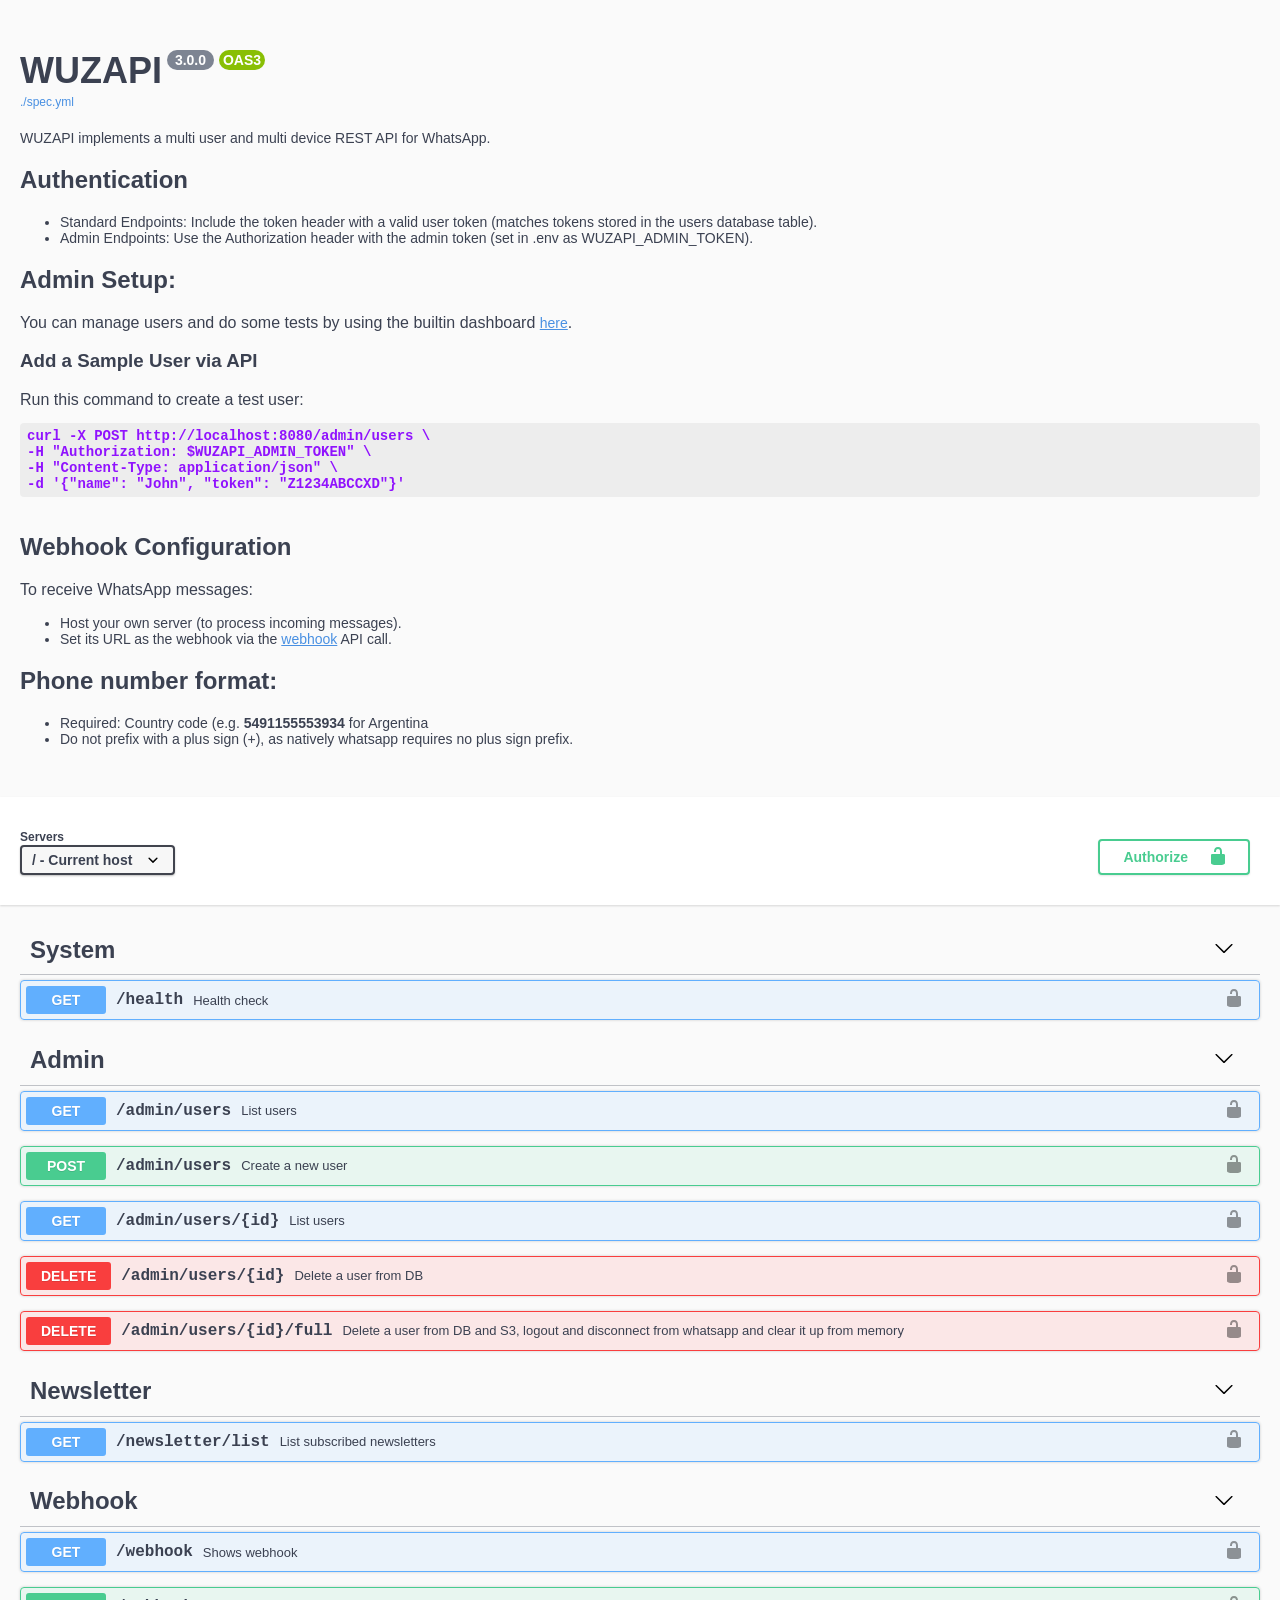
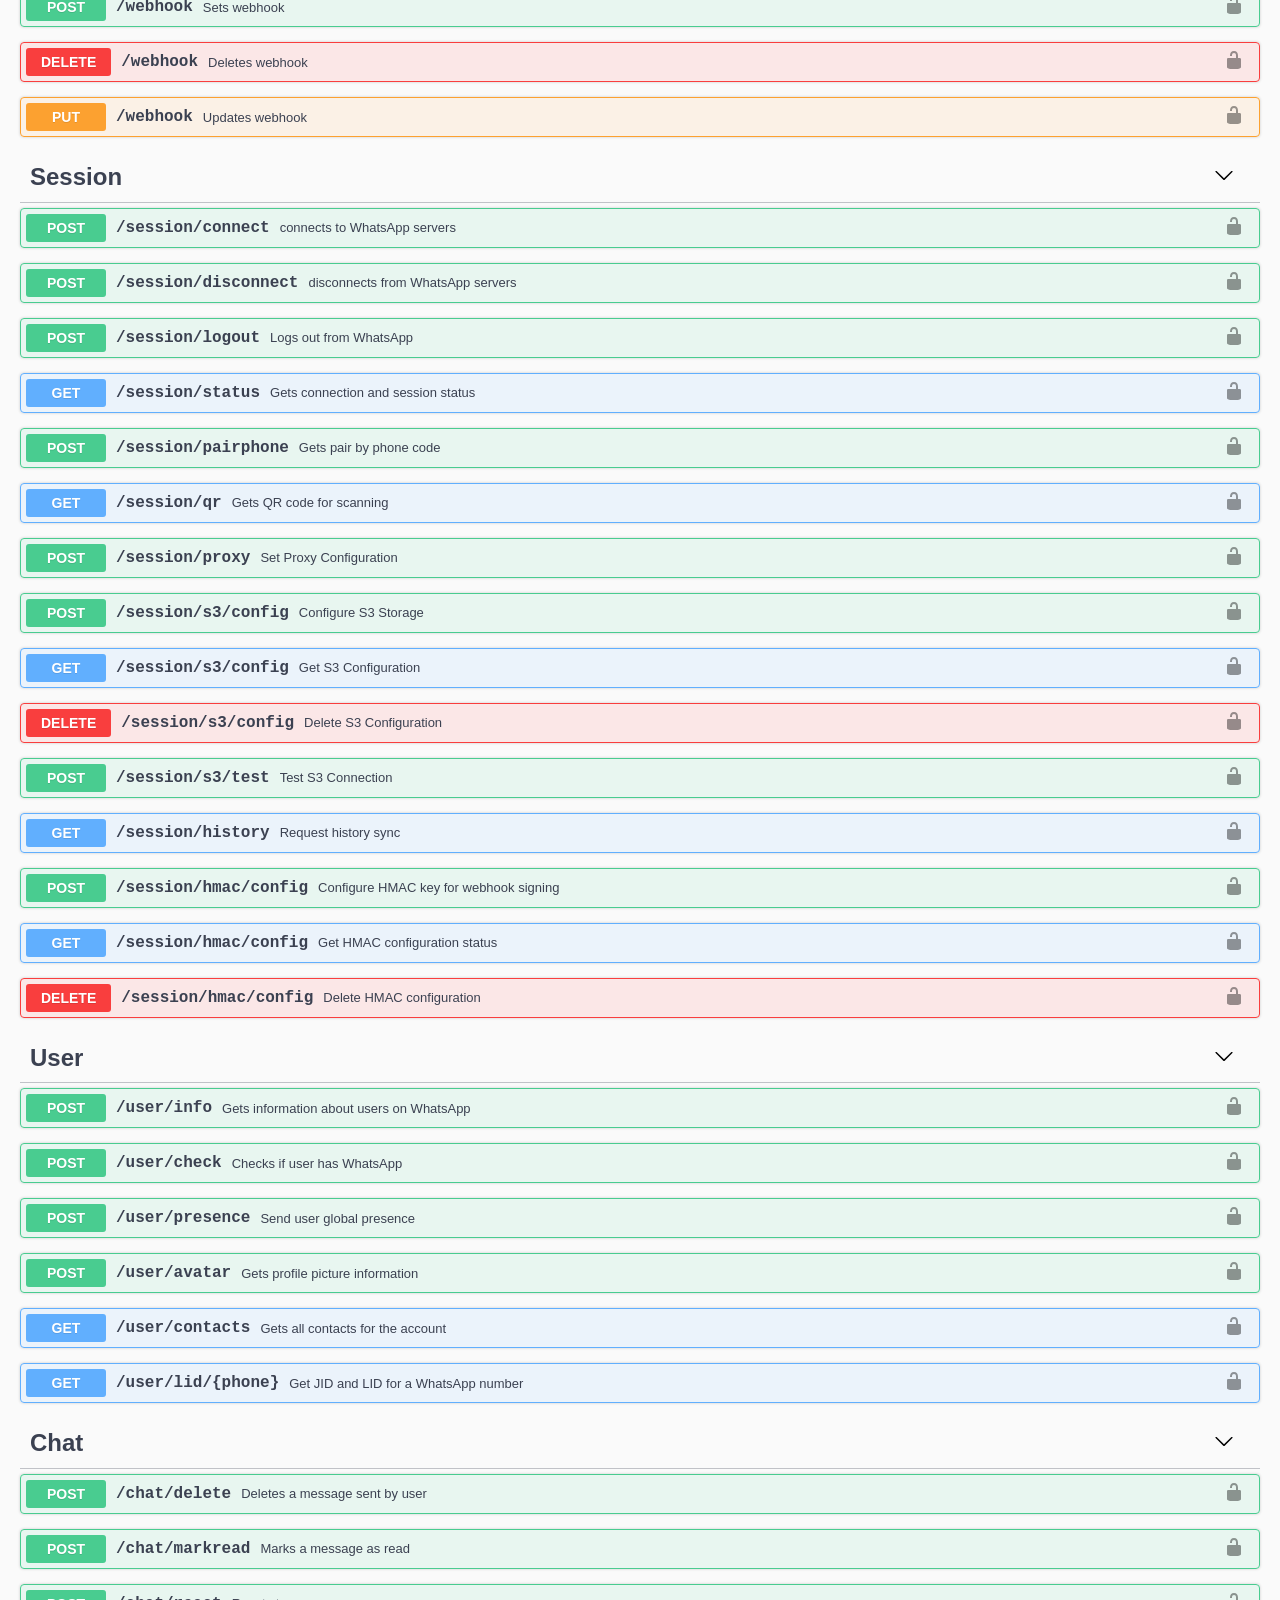
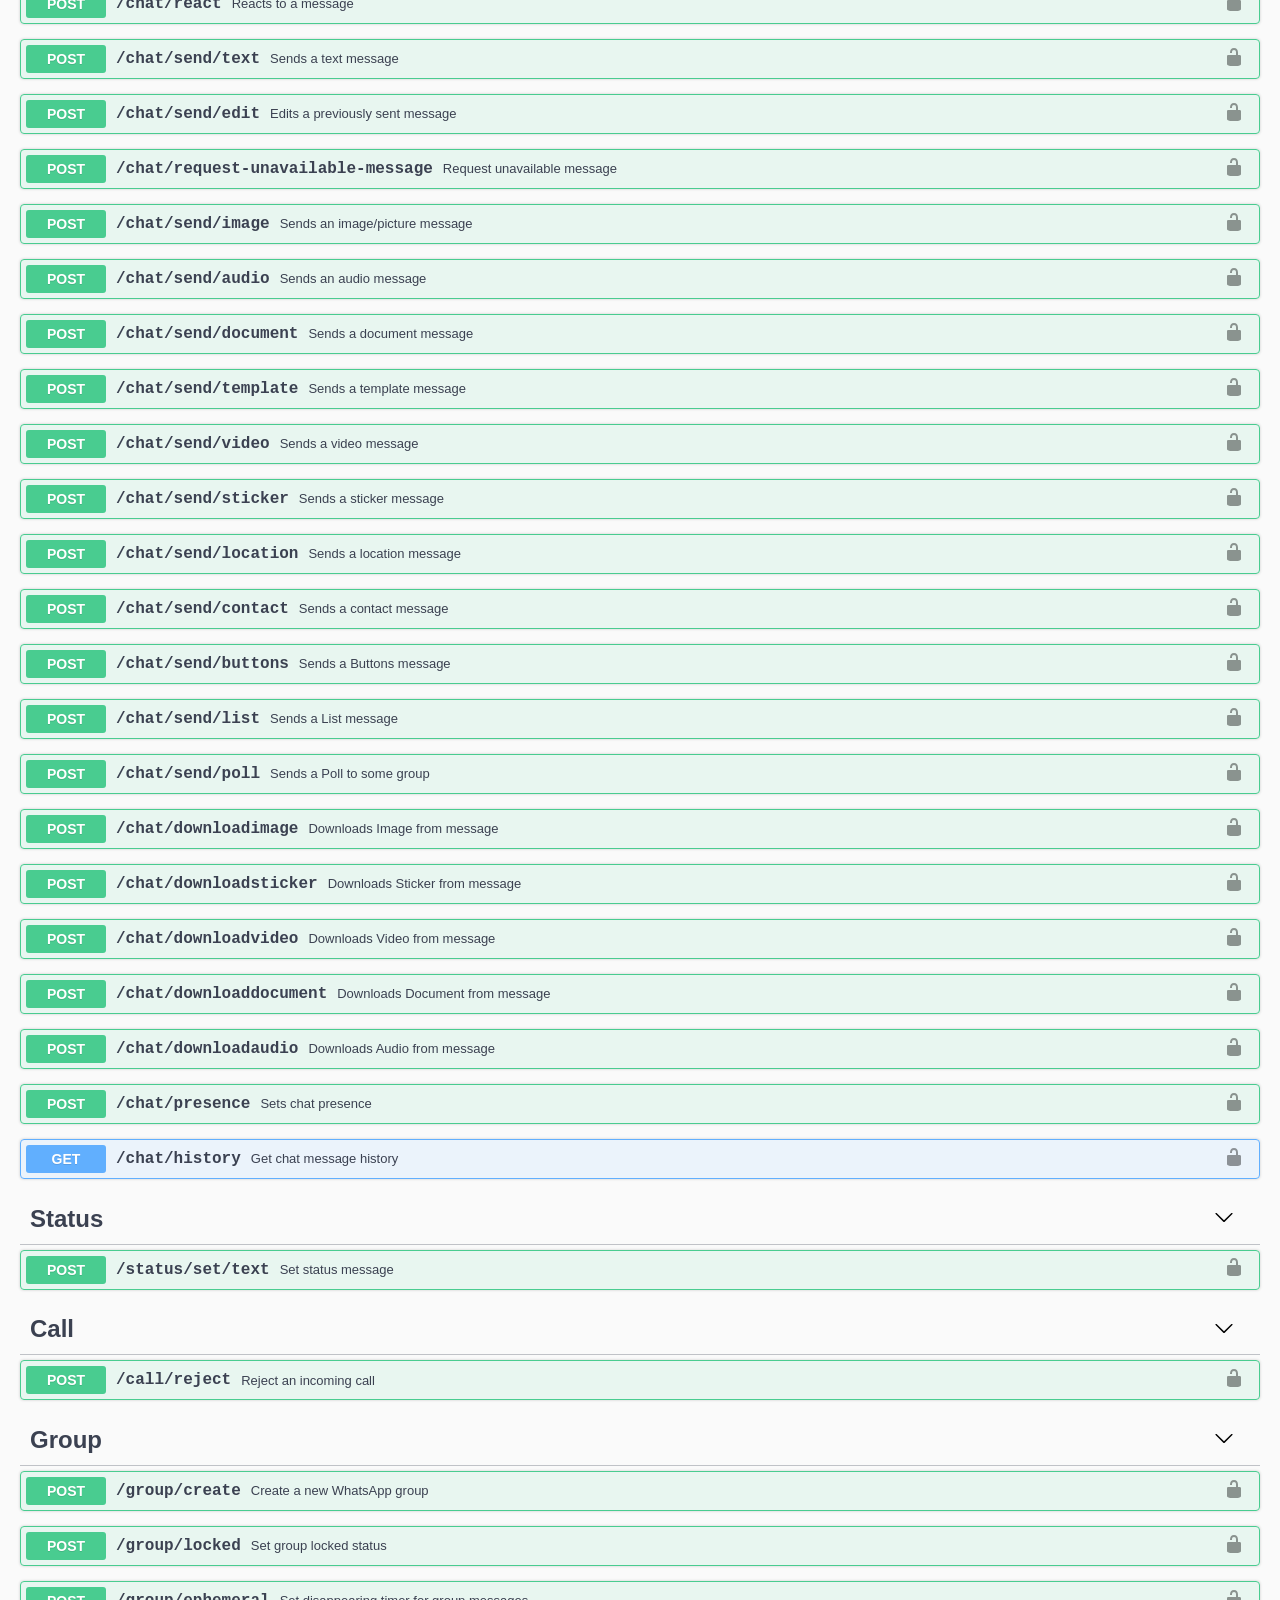
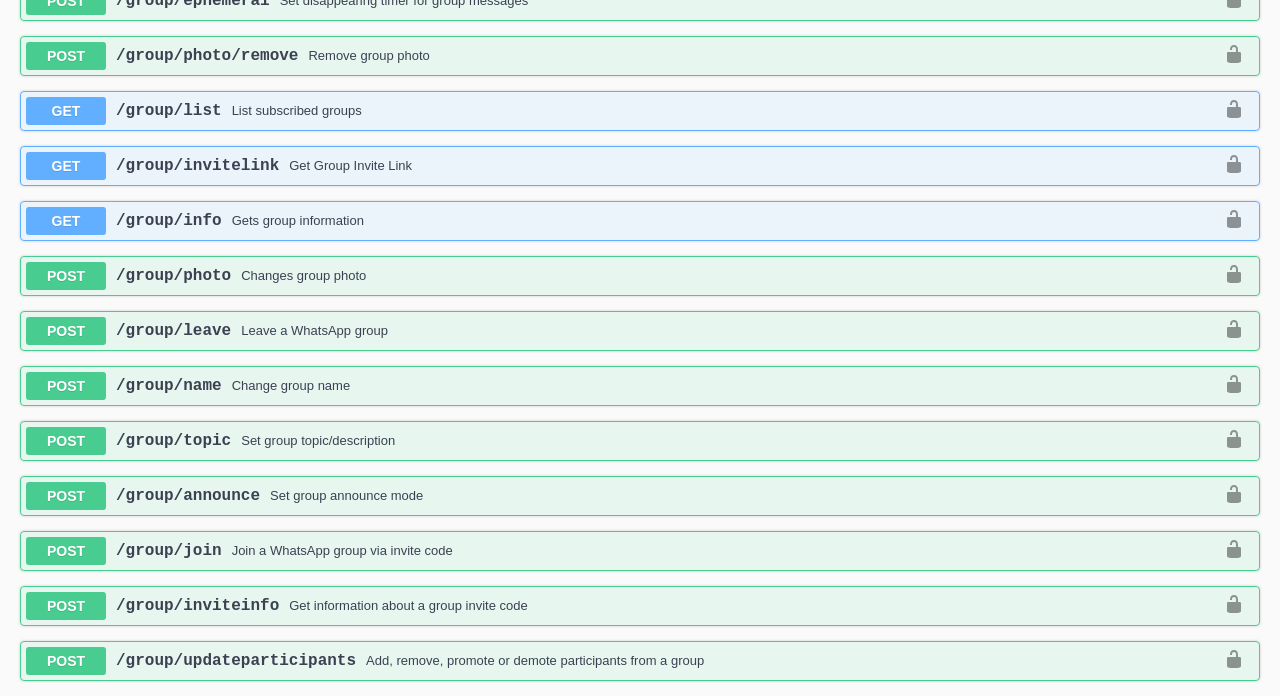
<file: static/api/index.html>
<!-- HTML for static distribution bundle build -->
<!DOCTYPE html>
<html lang="en">
  <head>
    <meta charset="UTF-8" />
    <title>WUZAPI API</title>
    <link rel="stylesheet" type="text/css" href="./swagger-ui.css" />
    <link
      rel="icon"
      type="image/png"
      href="./favicon-32x32.png"
      sizes="32x32"
    />
    <link
      rel="icon"
      type="image/png"
      href="./favicon-16x16.png"
      sizes="16x16"
    />
    <style>
      html {
        box-sizing: border-box;
        overflow: -moz-scrollbars-vertical;
        overflow-y: scroll;
      }

      *,
      *:before,
      *:after {
        box-sizing: inherit;
      }

      body {
        margin: 0;
        background: #fafafa;
      }
    </style>
  </head>

  <body>
    <div id="swagger-ui"></div>

    <script src="./swagger-ui-bundle.js"></script>
    <script src="./swagger-ui-standalone-preset.js"></script>
    <script>
      window.onload = function() {
        // Begin Swagger UI call region
        const ui = SwaggerUIBundle({
          url: "./spec.yml",
          dom_id: "#swagger-ui",
          deepLinking: true,
          presets: [SwaggerUIBundle.presets.apis],
        });
        // End Swagger UI call region

        window.ui = ui;
      };
    </script>
  </body>
</html>
</file>
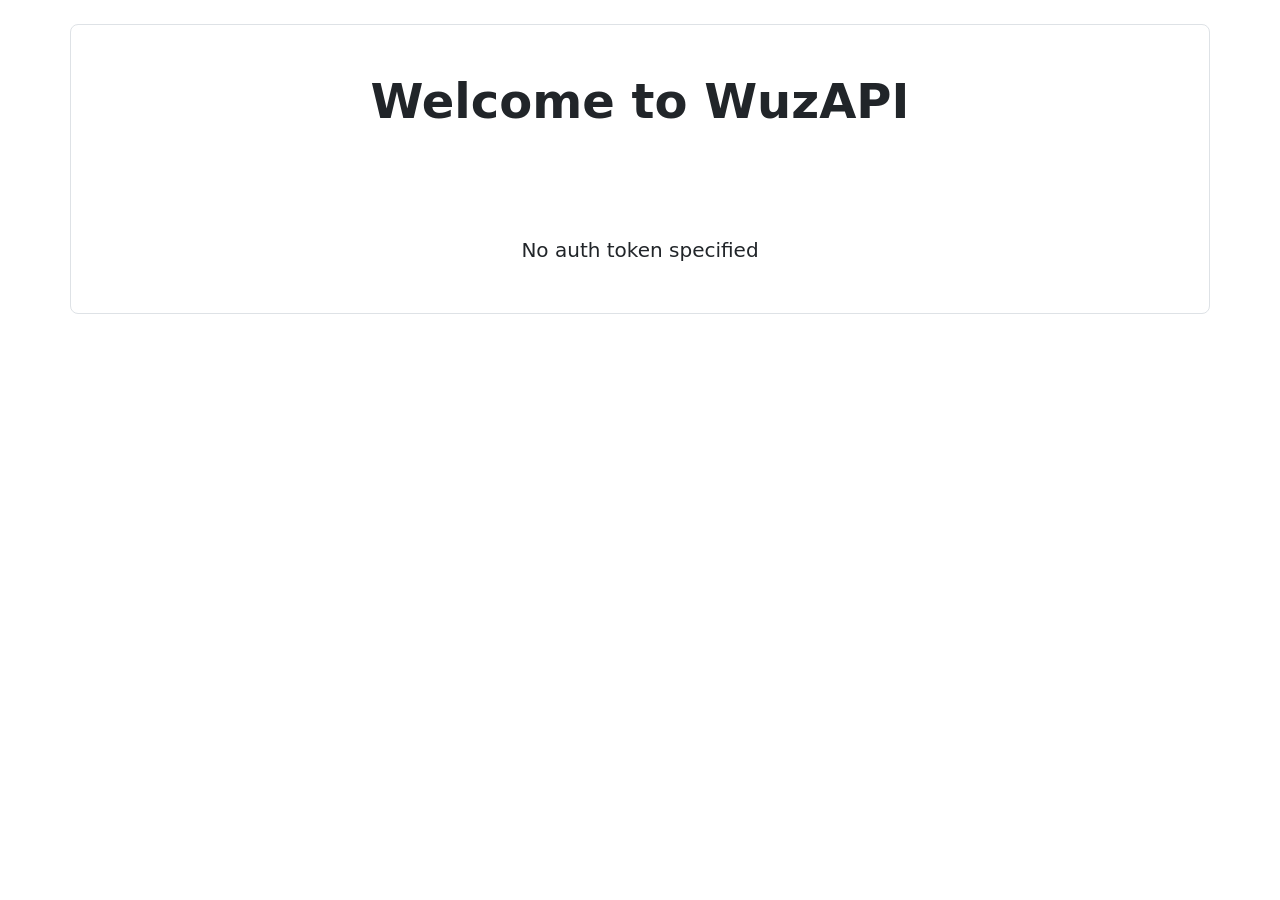
<file: static/login/index.html>
<!doctype html>
<html lang="en">
  <head>
    <meta charset="utf-8">
    <meta name="viewport" content="width=device-width, initial-scale=1">
    <link href="//cdn.jsdelivr.net/npm/bootstrap@5.1.3/dist/css/bootstrap.min.css" rel="stylesheet" integrity="sha384-1BmE4kWBq78iYhFldvKuhfTAU6auU8tT94WrHftjDbrCEXSU1oBoqyl2QvZ6jIW3" crossorigin="anonymous">
    <title>WuzAPI</title>
  </head>
  <body class="px-4 py-4">
    <div class="container border rounded-3">
      <div class="row justify-content-md-center px-4 py-5">
        <div class="col col-md-auto">
          <h1 class="display-5 fw-bold">Welcome to WuzAPI</h1>
        </div>
      </div>
      <div class="row justify-content-md-center">
        <div class="col col-md-auto" id="qr" style="display:none;">
          <div><h4>Please scan this QR Code with Whatsapp in order to enable the API</h4></div> 
          <div id="qrContainer" class="text-center" style="width:275px;height:275px; border: 10px solid green; margin:auto;"></div>
        </div>
      </div>
      <div class="row justify-content-md-center">
        <div class="col col-md-auto">
          <div id="connectstatus" class="lead py-5"></div>
        </div>
      </div>
    </div>

    <script src="http://cdn.jsdelivr.net/npm/bootstrap@5.1.3/dist/js/bootstrap.bundle.min.js" integrity="sha384-ka7Sk0Gln4gmtz2MlQnikT1wXgYsOg+OMhuP+IlRH9sENBO0LRn5q+8nbTov4+1p" crossorigin="anonymous"></script>

    <script type="text/javascript">

      let baseUrl = window.location.origin;
      let scanned = false;

      async function wait(time) {
        return new Promise(resolve => {
          setTimeout(() => {
            resolve();
          }, time);
        });
      }

      function checkStatus() {
        console.log("checkStatus");
        statusRequest().then((status) => {
          if(status.success==true) {
            if(status.data.LoggedIn === true) {
              scanned = true;
              document.getElementById("connectstatus").innerHTML = "Connected!";
              clearInterval(scanInterval);
              var imageParent = document.getElementById("qr");
              imageParent.style.display = "none";
            }
          } else {
            clearInterval(scanInterval);
          }
        });
      }

      async function showQr() {
        clearInterval(scanInterval);
        scanInterval = setInterval(checkStatus, 1000);
        console.log("showQr");
        while (!scanned) {
          console.log("not scanned");
          var qrData = await getQr();
          if(qrData.success==true) {
            var qrString = qrData.data.QRCode;
            var image = document.createElement("img");
            var imageParent = document.getElementById("qr");
            var imageContainer = document.getElementById("qrContainer");
            imageParent.style.display = "block";
            image.id = "qrcode";
            image.src = qrString;
            imageContainer.innerHTML = "";
            imageContainer.appendChild(image);
			if(qrData.data.QRCode != "") {
              await wait(15 * 1000);
            }
          } else {
            scanned = true;
            clearInterval(scanInterval);
            document.getElementById("connectstatus").innerHTML = "Timeout! Please refresh the page when you are ready to scan the QR code";
            var imageParent = document.getElementById("qr");
            imageParent.style.display = "none";
          }
        }
      }

      async function connect() {
        console.log("Connecting...");
        const myHeaders = new Headers();
        myHeaders.append('token', token);
        myHeaders.append('Content-Type', 'application/json');
        res = await fetch(baseUrl + "/session/connect", {
          method: "POST",
          headers: myHeaders,
          body: JSON.stringify({Events: 'All', Immediate: true})
        });
        data = await res.json();
        return data;
      }

      async function getQr() {
        const myHeaders = new Headers();
        myHeaders.append('token', token);
        res = await fetch(baseUrl + "/session/qr", {
          method: "GET",
          headers: myHeaders,
        });
        data = await res.json();
        return data;
      }

      async function statusRequest() {
        const myHeaders = new Headers();
        myHeaders.append('token', token);
        res = await fetch(baseUrl + "/session/status", {
          method: "GET",
          headers: myHeaders,
        });
        data = await res.json();
        return data;
      }

      function parseURLParams(url) {
        var queryStart = url.indexOf("?") + 1,
            queryEnd   = url.indexOf("#") + 1 || url.length + 1,
            query = url.slice(queryStart, queryEnd - 1),
            pairs = query.replace(/\+/g, " ").split("&"),
            parms = {}, i, n, v, nv;

        if (query === url || query === "") return;
          for (i = 0; i < pairs.length; i++) {
            nv = pairs[i].split("=", 2);
            n = decodeURIComponent(nv[0]);
            v = decodeURIComponent(nv[1]);
            if (!parms.hasOwnProperty(n)) parms[n] = [];
            parms[n].push(nv.length === 2 ? v : null);
        }
        return parms;
      }

      // Starting
      let notoken=0;
      let token="";
      let scanInterval;
      let param = parseURLParams(window.location.href);

      if(param!=undefined) {
        if(param["token"]===undefined) {
          notoken=1;
        }
      } else {
        notoken=1;
      }

      if(notoken==1) {
        document.getElementById("connectstatus").innerHTML = "No auth token specified";
      } else {

        token = param["token"][0];

        statusRequest().then((status) => {
          if(status.success==true) {
              if(status.data.LoggedIn === false) {
                  if(status.data.Connected === true) {
                      showQr();
                  } else {
                      console.log("Not connected, attempting to connect.");
                      connect().then((data) => {console.log("promise connect 1"); console.log(data);});
                  }
              } else {
                  if(status.data.Connected === false) {
                      connect().then((data) => {console.log("promise connect 2"); console.log(data);});
                  }
                  document.getElementById("connectstatus").innerHTML = "Connected!";
                  scanned = true;
                  var imageParent = document.getElementById("qr");
                  imageParent.style.display = "none";
              }
          } else if(status.success==false) {
              if(status.error=="No session") {
                  connect().then((data) => {
                      if(data.success==true) {
                          showQr();
                      } else {
                          document.getElementById("connectstatus").innerHTML = "Could not connect";
                      }
                  });
              } else if(status.error=="Unauthorized") {
                  document.getElementById("connectstatus").innerHTML = `Bad Authentication`;
              }
          } else {
              document.getElementById("connectstatus").innerHTML = `Bad Authentication ${status.Status}`;
          }
          return;
        });
    }  

    </script>
  </body>
</html>
</file>
<file: static/api/swagger-ui.css>
.swagger-ui{
  /*! normalize.css v7.0.0 | MIT License | github.com/necolas/normalize.css */font-family:sans-serif;color:#3b4151}.swagger-ui html{line-height:1.15;-ms-text-size-adjust:100%;-webkit-text-size-adjust:100%}.swagger-ui body{margin:0}.swagger-ui article,.swagger-ui aside,.swagger-ui footer,.swagger-ui header,.swagger-ui nav,.swagger-ui section{display:block}.swagger-ui h1{font-size:2em;margin:.67em 0}.swagger-ui figcaption,.swagger-ui figure,.swagger-ui main{display:block}.swagger-ui figure{margin:1em 40px}.swagger-ui hr{box-sizing:content-box;height:0;overflow:visible}.swagger-ui pre{font-family:monospace,monospace;font-size:1em}.swagger-ui a{background-color:transparent;-webkit-text-decoration-skip:objects}.swagger-ui abbr[title]{border-bottom:none;text-decoration:underline;-webkit-text-decoration:underline dotted;text-decoration:underline dotted}.swagger-ui b,.swagger-ui strong{font-weight:inherit;font-weight:bolder}.swagger-ui code,.swagger-ui kbd,.swagger-ui samp{font-family:monospace,monospace;font-size:1em}.swagger-ui dfn{font-style:italic}.swagger-ui mark{background-color:#ff0;color:#000}.swagger-ui small{font-size:80%}.swagger-ui sub,.swagger-ui sup{font-size:75%;line-height:0;position:relative;vertical-align:baseline}.swagger-ui sub{bottom:-.25em}.swagger-ui sup{top:-.5em}.swagger-ui audio,.swagger-ui video{display:inline-block}.swagger-ui audio:not([controls]){display:none;height:0}.swagger-ui img{border-style:none}.swagger-ui svg:not(:root){overflow:hidden}.swagger-ui button,.swagger-ui input,.swagger-ui optgroup,.swagger-ui select,.swagger-ui textarea{font-family:sans-serif;font-size:100%;line-height:1.15;margin:0}.swagger-ui button,.swagger-ui input{overflow:visible}.swagger-ui button,.swagger-ui select{text-transform:none}.swagger-ui [type=reset],.swagger-ui [type=submit],.swagger-ui button,.swagger-ui html [type=button]{-webkit-appearance:button}.swagger-ui [type=button]::-moz-focus-inner,.swagger-ui [type=reset]::-moz-focus-inner,.swagger-ui [type=submit]::-moz-focus-inner,.swagger-ui button::-moz-focus-inner{border-style:none;padding:0}.swagger-ui [type=button]:-moz-focusring,.swagger-ui [type=reset]:-moz-focusring,.swagger-ui [type=submit]:-moz-focusring,.swagger-ui button:-moz-focusring{outline:1px dotted ButtonText}.swagger-ui fieldset{padding:.35em .75em .625em}.swagger-ui legend{box-sizing:border-box;color:inherit;display:table;max-width:100%;padding:0;white-space:normal}.swagger-ui progress{display:inline-block;vertical-align:baseline}.swagger-ui textarea{overflow:auto}.swagger-ui [type=checkbox],.swagger-ui [type=radio]{box-sizing:border-box;padding:0}.swagger-ui [type=number]::-webkit-inner-spin-button,.swagger-ui [type=number]::-webkit-outer-spin-button{height:auto}.swagger-ui [type=search]{-webkit-appearance:textfield;outline-offset:-2px}.swagger-ui [type=search]::-webkit-search-cancel-button,.swagger-ui [type=search]::-webkit-search-decoration{-webkit-appearance:none}.swagger-ui ::-webkit-file-upload-button{-webkit-appearance:button;font:inherit}.swagger-ui details,.swagger-ui menu{display:block}.swagger-ui summary{display:list-item}.swagger-ui canvas{display:inline-block}.swagger-ui template{display:none}.swagger-ui [hidden]{display:none}.swagger-ui .debug *{outline:1px solid gold}.swagger-ui .debug-white *{outline:1px solid #fff}.swagger-ui .debug-black *{outline:1px solid #000}.swagger-ui .debug-grid{background:transparent url([data-uri]) repeat 0 0}.swagger-ui .debug-grid-16{background:transparent url([data-uri]) repeat 0 0}.swagger-ui .debug-grid-8-solid{background:#fff url([data-uri]) repeat 0 0}.swagger-ui .debug-grid-16-solid{background:#fff url([data-uri]) repeat 0 0}.swagger-ui .border-box,.swagger-ui a,.swagger-ui article,.swagger-ui body,.swagger-ui code,.swagger-ui dd,.swagger-ui div,.swagger-ui dl,.swagger-ui dt,.swagger-ui fieldset,.swagger-ui footer,.swagger-ui form,.swagger-ui h1,.swagger-ui h2,.swagger-ui h3,.swagger-ui h4,.swagger-ui h5,.swagger-ui h6,.swagger-ui header,.swagger-ui html,.swagger-ui input[type=email],.swagger-ui input[type=number],.swagger-ui input[type=password],.swagger-ui input[type=tel],.swagger-ui input[type=text],.swagger-ui input[type=url],.swagger-ui legend,.swagger-ui li,.swagger-ui main,.swagger-ui ol,.swagger-ui p,.swagger-ui pre,.swagger-ui section,.swagger-ui table,.swagger-ui td,.swagger-ui textarea,.swagger-ui th,.swagger-ui tr,.swagger-ui ul{box-sizing:border-box}.swagger-ui .aspect-ratio{height:0;position:relative}.swagger-ui .aspect-ratio--16x9{padding-bottom:56.25%}.swagger-ui .aspect-ratio--9x16{padding-bottom:177.77%}.swagger-ui .aspect-ratio--4x3{padding-bottom:75%}.swagger-ui .aspect-ratio--3x4{padding-bottom:133.33%}.swagger-ui .aspect-ratio--6x4{padding-bottom:66.6%}.swagger-ui .aspect-ratio--4x6{padding-bottom:150%}.swagger-ui .aspect-ratio--8x5{padding-bottom:62.5%}.swagger-ui .aspect-ratio--5x8{padding-bottom:160%}.swagger-ui .aspect-ratio--7x5{padding-bottom:71.42%}.swagger-ui .aspect-ratio--5x7{padding-bottom:140%}.swagger-ui .aspect-ratio--1x1{padding-bottom:100%}.swagger-ui .aspect-ratio--object{position:absolute;top:0;right:0;bottom:0;left:0;width:100%;height:100%;z-index:100}@media screen and (min-width:30em){.swagger-ui .aspect-ratio-ns{height:0;position:relative}.swagger-ui .aspect-ratio--16x9-ns{padding-bottom:56.25%}.swagger-ui .aspect-ratio--9x16-ns{padding-bottom:177.77%}.swagger-ui .aspect-ratio--4x3-ns{padding-bottom:75%}.swagger-ui .aspect-ratio--3x4-ns{padding-bottom:133.33%}.swagger-ui .aspect-ratio--6x4-ns{padding-bottom:66.6%}.swagger-ui .aspect-ratio--4x6-ns{padding-bottom:150%}.swagger-ui .aspect-ratio--8x5-ns{padding-bottom:62.5%}.swagger-ui .aspect-ratio--5x8-ns{padding-bottom:160%}.swagger-ui .aspect-ratio--7x5-ns{padding-bottom:71.42%}.swagger-ui .aspect-ratio--5x7-ns{padding-bottom:140%}.swagger-ui .aspect-ratio--1x1-ns{padding-bottom:100%}.swagger-ui .aspect-ratio--object-ns{position:absolute;top:0;right:0;bottom:0;left:0;width:100%;height:100%;z-index:100}}@media screen and (min-width:30em) and (max-width:60em){.swagger-ui .aspect-ratio-m{height:0;position:relative}.swagger-ui .aspect-ratio--16x9-m{padding-bottom:56.25%}.swagger-ui .aspect-ratio--9x16-m{padding-bottom:177.77%}.swagger-ui .aspect-ratio--4x3-m{padding-bottom:75%}.swagger-ui .aspect-ratio--3x4-m{padding-bottom:133.33%}.swagger-ui .aspect-ratio--6x4-m{padding-bottom:66.6%}.swagger-ui .aspect-ratio--4x6-m{padding-bottom:150%}.swagger-ui .aspect-ratio--8x5-m{padding-bottom:62.5%}.swagger-ui .aspect-ratio--5x8-m{padding-bottom:160%}.swagger-ui .aspect-ratio--7x5-m{padding-bottom:71.42%}.swagger-ui .aspect-ratio--5x7-m{padding-bottom:140%}.swagger-ui .aspect-ratio--1x1-m{padding-bottom:100%}.swagger-ui .aspect-ratio--object-m{position:absolute;top:0;right:0;bottom:0;left:0;width:100%;height:100%;z-index:100}}@media screen and (min-width:60em){.swagger-ui .aspect-ratio-l{height:0;position:relative}.swagger-ui .aspect-ratio--16x9-l{padding-bottom:56.25%}.swagger-ui .aspect-ratio--9x16-l{padding-bottom:177.77%}.swagger-ui .aspect-ratio--4x3-l{padding-bottom:75%}.swagger-ui .aspect-ratio--3x4-l{padding-bottom:133.33%}.swagger-ui .aspect-ratio--6x4-l{padding-bottom:66.6%}.swagger-ui .aspect-ratio--4x6-l{padding-bottom:150%}.swagger-ui .aspect-ratio--8x5-l{padding-bottom:62.5%}.swagger-ui .aspect-ratio--5x8-l{padding-bottom:160%}.swagger-ui .aspect-ratio--7x5-l{padding-bottom:71.42%}.swagger-ui .aspect-ratio--5x7-l{padding-bottom:140%}.swagger-ui .aspect-ratio--1x1-l{padding-bottom:100%}.swagger-ui .aspect-ratio--object-l{position:absolute;top:0;right:0;bottom:0;left:0;width:100%;height:100%;z-index:100}}.swagger-ui img{max-width:100%}.swagger-ui .cover{background-size:cover!important}.swagger-ui .contain{background-size:contain!important}@media screen and (min-width:30em){.swagger-ui .cover-ns{background-size:cover!important}.swagger-ui .contain-ns{background-size:contain!important}}@media screen and (min-width:30em) and (max-width:60em){.swagger-ui .cover-m{background-size:cover!important}.swagger-ui .contain-m{background-size:contain!important}}@media screen and (min-width:60em){.swagger-ui .cover-l{background-size:cover!important}.swagger-ui .contain-l{background-size:contain!important}}.swagger-ui .bg-center{background-repeat:no-repeat;background-position:50%}.swagger-ui .bg-top{background-repeat:no-repeat;background-position:top}.swagger-ui .bg-right{background-repeat:no-repeat;background-position:100%}.swagger-ui .bg-bottom{background-repeat:no-repeat;background-position:bottom}.swagger-ui .bg-left{background-repeat:no-repeat;background-position:0}@media screen and (min-width:30em){.swagger-ui .bg-center-ns{background-repeat:no-repeat;background-position:50%}.swagger-ui .bg-top-ns{background-repeat:no-repeat;background-position:top}.swagger-ui .bg-right-ns{background-repeat:no-repeat;background-position:100%}.swagger-ui .bg-bottom-ns{background-repeat:no-repeat;background-position:bottom}.swagger-ui .bg-left-ns{background-repeat:no-repeat;background-position:0}}@media screen and (min-width:30em) and (max-width:60em){.swagger-ui .bg-center-m{background-repeat:no-repeat;background-position:50%}.swagger-ui .bg-top-m{background-repeat:no-repeat;background-position:top}.swagger-ui .bg-right-m{background-repeat:no-repeat;background-position:100%}.swagger-ui .bg-bottom-m{background-repeat:no-repeat;background-position:bottom}.swagger-ui .bg-left-m{background-repeat:no-repeat;background-position:0}}@media screen and (min-width:60em){.swagger-ui .bg-center-l{background-repeat:no-repeat;background-position:50%}.swagger-ui .bg-top-l{background-repeat:no-repeat;background-position:top}.swagger-ui .bg-right-l{background-repeat:no-repeat;background-position:100%}.swagger-ui .bg-bottom-l{background-repeat:no-repeat;background-position:bottom}.swagger-ui .bg-left-l{background-repeat:no-repeat;background-position:0}}.swagger-ui .outline{outline:1px solid}.swagger-ui .outline-transparent{outline:1px solid transparent}.swagger-ui .outline-0{outline:0}@media screen and (min-width:30em){.swagger-ui .outline-ns{outline:1px solid}.swagger-ui .outline-transparent-ns{outline:1px solid transparent}.swagger-ui .outline-0-ns{outline:0}}@media screen and (min-width:30em) and (max-width:60em){.swagger-ui .outline-m{outline:1px solid}.swagger-ui .outline-transparent-m{outline:1px solid transparent}.swagger-ui .outline-0-m{outline:0}}@media screen and (min-width:60em){.swagger-ui .outline-l{outline:1px solid}.swagger-ui .outline-transparent-l{outline:1px solid transparent}.swagger-ui .outline-0-l{outline:0}}.swagger-ui .ba{border-style:solid;border-width:1px}.swagger-ui .bt{border-top-style:solid;border-top-width:1px}.swagger-ui .br{border-right-style:solid;border-right-width:1px}.swagger-ui .bb{border-bottom-style:solid;border-bottom-width:1px}.swagger-ui .bl{border-left-style:solid;border-left-width:1px}.swagger-ui .bn{border-style:none;border-width:0}@media screen and (min-width:30em){.swagger-ui .ba-ns{border-style:solid;border-width:1px}.swagger-ui .bt-ns{border-top-style:solid;border-top-width:1px}.swagger-ui .br-ns{border-right-style:solid;border-right-width:1px}.swagger-ui .bb-ns{border-bottom-style:solid;border-bottom-width:1px}.swagger-ui .bl-ns{border-left-style:solid;border-left-width:1px}.swagger-ui .bn-ns{border-style:none;border-width:0}}@media screen and (min-width:30em) and (max-width:60em){.swagger-ui .ba-m{border-style:solid;border-width:1px}.swagger-ui .bt-m{border-top-style:solid;border-top-width:1px}.swagger-ui .br-m{border-right-style:solid;border-right-width:1px}.swagger-ui .bb-m{border-bottom-style:solid;border-bottom-width:1px}.swagger-ui .bl-m{border-left-style:solid;border-left-width:1px}.swagger-ui .bn-m{border-style:none;border-width:0}}@media screen and (min-width:60em){.swagger-ui .ba-l{border-style:solid;border-width:1px}.swagger-ui .bt-l{border-top-style:solid;border-top-width:1px}.swagger-ui .br-l{border-right-style:solid;border-right-width:1px}.swagger-ui .bb-l{border-bottom-style:solid;border-bottom-width:1px}.swagger-ui .bl-l{border-left-style:solid;border-left-width:1px}.swagger-ui .bn-l{border-style:none;border-width:0}}.swagger-ui .b--black{border-color:#000}.swagger-ui .b--near-black{border-color:#111}.swagger-ui .b--dark-gray{border-color:#333}.swagger-ui .b--mid-gray{border-color:#555}.swagger-ui .b--gray{border-color:#777}.swagger-ui .b--silver{border-color:#999}.swagger-ui .b--light-silver{border-color:#aaa}.swagger-ui .b--moon-gray{border-color:#ccc}.swagger-ui .b--light-gray{border-color:#eee}.swagger-ui .b--near-white{border-color:#f4f4f4}.swagger-ui .b--white{border-color:#fff}.swagger-ui .b--white-90{border-color:hsla(0,0%,100%,.9)}.swagger-ui .b--white-80{border-color:hsla(0,0%,100%,.8)}.swagger-ui .b--white-70{border-color:hsla(0,0%,100%,.7)}.swagger-ui .b--white-60{border-color:hsla(0,0%,100%,.6)}.swagger-ui .b--white-50{border-color:hsla(0,0%,100%,.5)}.swagger-ui .b--white-40{border-color:hsla(0,0%,100%,.4)}.swagger-ui .b--white-30{border-color:hsla(0,0%,100%,.3)}.swagger-ui .b--white-20{border-color:hsla(0,0%,100%,.2)}.swagger-ui .b--white-10{border-color:hsla(0,0%,100%,.1)}.swagger-ui .b--white-05{border-color:hsla(0,0%,100%,.05)}.swagger-ui .b--white-025{border-color:hsla(0,0%,100%,.025)}.swagger-ui .b--white-0125{border-color:hsla(0,0%,100%,.0125)}.swagger-ui .b--black-90{border-color:rgba(0,0,0,.9)}.swagger-ui .b--black-80{border-color:rgba(0,0,0,.8)}.swagger-ui .b--black-70{border-color:rgba(0,0,0,.7)}.swagger-ui .b--black-60{border-color:rgba(0,0,0,.6)}.swagger-ui .b--black-50{border-color:rgba(0,0,0,.5)}.swagger-ui .b--black-40{border-color:rgba(0,0,0,.4)}.swagger-ui .b--black-30{border-color:rgba(0,0,0,.3)}.swagger-ui .b--black-20{border-color:rgba(0,0,0,.2)}.swagger-ui .b--black-10{border-color:rgba(0,0,0,.1)}.swagger-ui .b--black-05{border-color:rgba(0,0,0,.05)}.swagger-ui .b--black-025{border-color:rgba(0,0,0,.025)}.swagger-ui .b--black-0125{border-color:rgba(0,0,0,.0125)}.swagger-ui .b--dark-red{border-color:#e7040f}.swagger-ui .b--red{border-color:#ff4136}.swagger-ui .b--light-red{border-color:#ff725c}.swagger-ui .b--orange{border-color:#ff6300}.swagger-ui .b--gold{border-color:#ffb700}.swagger-ui .b--yellow{border-color:gold}.swagger-ui .b--light-yellow{border-color:#fbf1a9}.swagger-ui .b--purple{border-color:#5e2ca5}.swagger-ui .b--light-purple{border-color:#a463f2}.swagger-ui .b--dark-pink{border-color:#d5008f}.swagger-ui .b--hot-pink{border-color:#ff41b4}.swagger-ui .b--pink{border-color:#ff80cc}.swagger-ui .b--light-pink{border-color:#ffa3d7}.swagger-ui .b--dark-green{border-color:#137752}.swagger-ui .b--green{border-color:#19a974}.swagger-ui .b--light-green{border-color:#9eebcf}.swagger-ui .b--navy{border-color:#001b44}.swagger-ui .b--dark-blue{border-color:#00449e}.swagger-ui .b--blue{border-color:#357edd}.swagger-ui .b--light-blue{border-color:#96ccff}.swagger-ui .b--lightest-blue{border-color:#cdecff}.swagger-ui .b--washed-blue{border-color:#f6fffe}.swagger-ui .b--washed-green{border-color:#e8fdf5}.swagger-ui .b--washed-yellow{border-color:#fffceb}.swagger-ui .b--washed-red{border-color:#ffdfdf}.swagger-ui .b--transparent{border-color:transparent}.swagger-ui .b--inherit{border-color:inherit}.swagger-ui .br0{border-radius:0}.swagger-ui .br1{border-radius:.125rem}.swagger-ui .br2{border-radius:.25rem}.swagger-ui .br3{border-radius:.5rem}.swagger-ui .br4{border-radius:1rem}.swagger-ui .br-100{border-radius:100%}.swagger-ui .br-pill{border-radius:9999px}.swagger-ui .br--bottom{border-top-left-radius:0;border-top-right-radius:0}.swagger-ui .br--top{border-bottom-left-radius:0;border-bottom-right-radius:0}.swagger-ui .br--right{border-top-left-radius:0;border-bottom-left-radius:0}.swagger-ui .br--left{border-top-right-radius:0;border-bottom-right-radius:0}@media screen and (min-width:30em){.swagger-ui .br0-ns{border-radius:0}.swagger-ui .br1-ns{border-radius:.125rem}.swagger-ui .br2-ns{border-radius:.25rem}.swagger-ui .br3-ns{border-radius:.5rem}.swagger-ui .br4-ns{border-radius:1rem}.swagger-ui .br-100-ns{border-radius:100%}.swagger-ui .br-pill-ns{border-radius:9999px}.swagger-ui .br--bottom-ns{border-top-left-radius:0;border-top-right-radius:0}.swagger-ui .br--top-ns{border-bottom-left-radius:0;border-bottom-right-radius:0}.swagger-ui .br--right-ns{border-top-left-radius:0;border-bottom-left-radius:0}.swagger-ui .br--left-ns{border-top-right-radius:0;border-bottom-right-radius:0}}@media screen and (min-width:30em) and (max-width:60em){.swagger-ui .br0-m{border-radius:0}.swagger-ui .br1-m{border-radius:.125rem}.swagger-ui .br2-m{border-radius:.25rem}.swagger-ui .br3-m{border-radius:.5rem}.swagger-ui .br4-m{border-radius:1rem}.swagger-ui .br-100-m{border-radius:100%}.swagger-ui .br-pill-m{border-radius:9999px}.swagger-ui .br--bottom-m{border-top-left-radius:0;border-top-right-radius:0}.swagger-ui .br--top-m{border-bottom-left-radius:0;border-bottom-right-radius:0}.swagger-ui .br--right-m{border-top-left-radius:0;border-bottom-left-radius:0}.swagger-ui .br--left-m{border-top-right-radius:0;border-bottom-right-radius:0}}@media screen and (min-width:60em){.swagger-ui .br0-l{border-radius:0}.swagger-ui .br1-l{border-radius:.125rem}.swagger-ui .br2-l{border-radius:.25rem}.swagger-ui .br3-l{border-radius:.5rem}.swagger-ui .br4-l{border-radius:1rem}.swagger-ui .br-100-l{border-radius:100%}.swagger-ui .br-pill-l{border-radius:9999px}.swagger-ui .br--bottom-l{border-top-left-radius:0;border-top-right-radius:0}.swagger-ui .br--top-l{border-bottom-left-radius:0;border-bottom-right-radius:0}.swagger-ui .br--right-l{border-top-left-radius:0;border-bottom-left-radius:0}.swagger-ui .br--left-l{border-top-right-radius:0;border-bottom-right-radius:0}}.swagger-ui .b--dotted{border-style:dotted}.swagger-ui .b--dashed{border-style:dashed}.swagger-ui .b--solid{border-style:solid}.swagger-ui .b--none{border-style:none}@media screen and (min-width:30em){.swagger-ui .b--dotted-ns{border-style:dotted}.swagger-ui .b--dashed-ns{border-style:dashed}.swagger-ui .b--solid-ns{border-style:solid}.swagger-ui .b--none-ns{border-style:none}}@media screen and (min-width:30em) and (max-width:60em){.swagger-ui .b--dotted-m{border-style:dotted}.swagger-ui .b--dashed-m{border-style:dashed}.swagger-ui .b--solid-m{border-style:solid}.swagger-ui .b--none-m{border-style:none}}@media screen and (min-width:60em){.swagger-ui .b--dotted-l{border-style:dotted}.swagger-ui .b--dashed-l{border-style:dashed}.swagger-ui .b--solid-l{border-style:solid}.swagger-ui .b--none-l{border-style:none}}.swagger-ui .bw0{border-width:0}.swagger-ui .bw1{border-width:.125rem}.swagger-ui .bw2{border-width:.25rem}.swagger-ui .bw3{border-width:.5rem}.swagger-ui .bw4{border-width:1rem}.swagger-ui .bw5{border-width:2rem}.swagger-ui .bt-0{border-top-width:0}.swagger-ui .br-0{border-right-width:0}.swagger-ui .bb-0{border-bottom-width:0}.swagger-ui .bl-0{border-left-width:0}@media screen and (min-width:30em){.swagger-ui .bw0-ns{border-width:0}.swagger-ui .bw1-ns{border-width:.125rem}.swagger-ui .bw2-ns{border-width:.25rem}.swagger-ui .bw3-ns{border-width:.5rem}.swagger-ui .bw4-ns{border-width:1rem}.swagger-ui .bw5-ns{border-width:2rem}.swagger-ui .bt-0-ns{border-top-width:0}.swagger-ui .br-0-ns{border-right-width:0}.swagger-ui .bb-0-ns{border-bottom-width:0}.swagger-ui .bl-0-ns{border-left-width:0}}@media screen and (min-width:30em) and (max-width:60em){.swagger-ui .bw0-m{border-width:0}.swagger-ui .bw1-m{border-width:.125rem}.swagger-ui .bw2-m{border-width:.25rem}.swagger-ui .bw3-m{border-width:.5rem}.swagger-ui .bw4-m{border-width:1rem}.swagger-ui .bw5-m{border-width:2rem}.swagger-ui .bt-0-m{border-top-width:0}.swagger-ui .br-0-m{border-right-width:0}.swagger-ui .bb-0-m{border-bottom-width:0}.swagger-ui .bl-0-m{border-left-width:0}}@media screen and (min-width:60em){.swagger-ui .bw0-l{border-width:0}.swagger-ui .bw1-l{border-width:.125rem}.swagger-ui .bw2-l{border-width:.25rem}.swagger-ui .bw3-l{border-width:.5rem}.swagger-ui .bw4-l{border-width:1rem}.swagger-ui .bw5-l{border-width:2rem}.swagger-ui .bt-0-l{border-top-width:0}.swagger-ui .br-0-l{border-right-width:0}.swagger-ui .bb-0-l{border-bottom-width:0}.swagger-ui .bl-0-l{border-left-width:0}}.swagger-ui .shadow-1{box-shadow:0 0 4px 2px rgba(0,0,0,.2)}.swagger-ui .shadow-2{box-shadow:0 0 8px 2px rgba(0,0,0,.2)}.swagger-ui .shadow-3{box-shadow:2px 2px 4px 2px rgba(0,0,0,.2)}.swagger-ui .shadow-4{box-shadow:2px 2px 8px 0 rgba(0,0,0,.2)}.swagger-ui .shadow-5{box-shadow:4px 4px 8px 0 rgba(0,0,0,.2)}@media screen and (min-width:30em){.swagger-ui .shadow-1-ns{box-shadow:0 0 4px 2px rgba(0,0,0,.2)}.swagger-ui .shadow-2-ns{box-shadow:0 0 8px 2px rgba(0,0,0,.2)}.swagger-ui .shadow-3-ns{box-shadow:2px 2px 4px 2px rgba(0,0,0,.2)}.swagger-ui .shadow-4-ns{box-shadow:2px 2px 8px 0 rgba(0,0,0,.2)}.swagger-ui .shadow-5-ns{box-shadow:4px 4px 8px 0 rgba(0,0,0,.2)}}@media screen and (min-width:30em) and (max-width:60em){.swagger-ui .shadow-1-m{box-shadow:0 0 4px 2px rgba(0,0,0,.2)}.swagger-ui .shadow-2-m{box-shadow:0 0 8px 2px rgba(0,0,0,.2)}.swagger-ui .shadow-3-m{box-shadow:2px 2px 4px 2px rgba(0,0,0,.2)}.swagger-ui .shadow-4-m{box-shadow:2px 2px 8px 0 rgba(0,0,0,.2)}.swagger-ui .shadow-5-m{box-shadow:4px 4px 8px 0 rgba(0,0,0,.2)}}@media screen and (min-width:60em){.swagger-ui .shadow-1-l{box-shadow:0 0 4px 2px rgba(0,0,0,.2)}.swagger-ui .shadow-2-l{box-shadow:0 0 8px 2px rgba(0,0,0,.2)}.swagger-ui .shadow-3-l{box-shadow:2px 2px 4px 2px rgba(0,0,0,.2)}.swagger-ui .shadow-4-l{box-shadow:2px 2px 8px 0 rgba(0,0,0,.2)}.swagger-ui .shadow-5-l{box-shadow:4px 4px 8px 0 rgba(0,0,0,.2)}}.swagger-ui .pre{overflow-x:auto;overflow-y:hidden;overflow:scroll}.swagger-ui .top-0{top:0}.swagger-ui .right-0{right:0}.swagger-ui .bottom-0{bottom:0}.swagger-ui .left-0{left:0}.swagger-ui .top-1{top:1rem}.swagger-ui .right-1{right:1rem}.swagger-ui .bottom-1{bottom:1rem}.swagger-ui .left-1{left:1rem}.swagger-ui .top-2{top:2rem}.swagger-ui .right-2{right:2rem}.swagger-ui .bottom-2{bottom:2rem}.swagger-ui .left-2{left:2rem}.swagger-ui .top--1{top:-1rem}.swagger-ui .right--1{right:-1rem}.swagger-ui .bottom--1{bottom:-1rem}.swagger-ui .left--1{left:-1rem}.swagger-ui .top--2{top:-2rem}.swagger-ui .right--2{right:-2rem}.swagger-ui .bottom--2{bottom:-2rem}.swagger-ui .left--2{left:-2rem}.swagger-ui .absolute--fill{top:0;right:0;bottom:0;left:0}@media screen and (min-width:30em){.swagger-ui .top-0-ns{top:0}.swagger-ui .left-0-ns{left:0}.swagger-ui .right-0-ns{right:0}.swagger-ui .bottom-0-ns{bottom:0}.swagger-ui .top-1-ns{top:1rem}.swagger-ui .left-1-ns{left:1rem}.swagger-ui .right-1-ns{right:1rem}.swagger-ui .bottom-1-ns{bottom:1rem}.swagger-ui .top-2-ns{top:2rem}.swagger-ui .left-2-ns{left:2rem}.swagger-ui .right-2-ns{right:2rem}.swagger-ui .bottom-2-ns{bottom:2rem}.swagger-ui .top--1-ns{top:-1rem}.swagger-ui .right--1-ns{right:-1rem}.swagger-ui .bottom--1-ns{bottom:-1rem}.swagger-ui .left--1-ns{left:-1rem}.swagger-ui .top--2-ns{top:-2rem}.swagger-ui .right--2-ns{right:-2rem}.swagger-ui .bottom--2-ns{bottom:-2rem}.swagger-ui .left--2-ns{left:-2rem}.swagger-ui .absolute--fill-ns{top:0;right:0;bottom:0;left:0}}@media screen and (min-width:30em) and (max-width:60em){.swagger-ui .top-0-m{top:0}.swagger-ui .left-0-m{left:0}.swagger-ui .right-0-m{right:0}.swagger-ui .bottom-0-m{bottom:0}.swagger-ui .top-1-m{top:1rem}.swagger-ui .left-1-m{left:1rem}.swagger-ui .right-1-m{right:1rem}.swagger-ui .bottom-1-m{bottom:1rem}.swagger-ui .top-2-m{top:2rem}.swagger-ui .left-2-m{left:2rem}.swagger-ui .right-2-m{right:2rem}.swagger-ui .bottom-2-m{bottom:2rem}.swagger-ui .top--1-m{top:-1rem}.swagger-ui .right--1-m{right:-1rem}.swagger-ui .bottom--1-m{bottom:-1rem}.swagger-ui .left--1-m{left:-1rem}.swagger-ui .top--2-m{top:-2rem}.swagger-ui .right--2-m{right:-2rem}.swagger-ui .bottom--2-m{bottom:-2rem}.swagger-ui .left--2-m{left:-2rem}.swagger-ui .absolute--fill-m{top:0;right:0;bottom:0;left:0}}@media screen and (min-width:60em){.swagger-ui .top-0-l{top:0}.swagger-ui .left-0-l{left:0}.swagger-ui .right-0-l{right:0}.swagger-ui .bottom-0-l{bottom:0}.swagger-ui .top-1-l{top:1rem}.swagger-ui .left-1-l{left:1rem}.swagger-ui .right-1-l{right:1rem}.swagger-ui .bottom-1-l{bottom:1rem}.swagger-ui .top-2-l{top:2rem}.swagger-ui .left-2-l{left:2rem}.swagger-ui .right-2-l{right:2rem}.swagger-ui .bottom-2-l{bottom:2rem}.swagger-ui .top--1-l{top:-1rem}.swagger-ui .right--1-l{right:-1rem}.swagger-ui .bottom--1-l{bottom:-1rem}.swagger-ui .left--1-l{left:-1rem}.swagger-ui .top--2-l{top:-2rem}.swagger-ui .right--2-l{right:-2rem}.swagger-ui .bottom--2-l{bottom:-2rem}.swagger-ui .left--2-l{left:-2rem}.swagger-ui .absolute--fill-l{top:0;right:0;bottom:0;left:0}}.swagger-ui .cf:after,.swagger-ui .cf:before{content:" ";display:table}.swagger-ui .cf:after{clear:both}.swagger-ui .cf{*zoom:1}.swagger-ui .cl{clear:left}.swagger-ui .cr{clear:right}.swagger-ui .cb{clear:both}.swagger-ui .cn{clear:none}@media screen and (min-width:30em){.swagger-ui .cl-ns{clear:left}.swagger-ui .cr-ns{clear:right}.swagger-ui .cb-ns{clear:both}.swagger-ui .cn-ns{clear:none}}@media screen and (min-width:30em) and (max-width:60em){.swagger-ui .cl-m{clear:left}.swagger-ui .cr-m{clear:right}.swagger-ui .cb-m{clear:both}.swagger-ui .cn-m{clear:none}}@media screen and (min-width:60em){.swagger-ui .cl-l{clear:left}.swagger-ui .cr-l{clear:right}.swagger-ui .cb-l{clear:both}.swagger-ui .cn-l{clear:none}}.swagger-ui .flex{display:flex}.swagger-ui .inline-flex{display:inline-flex}.swagger-ui .flex-auto{flex:1 1 auto;min-width:0;min-height:0}.swagger-ui .flex-none{flex:none}.swagger-ui .flex-column{flex-direction:column}.swagger-ui .flex-row{flex-direction:row}.swagger-ui .flex-wrap{flex-wrap:wrap}.swagger-ui .flex-nowrap{flex-wrap:nowrap}.swagger-ui .flex-wrap-reverse{flex-wrap:wrap-reverse}.swagger-ui .flex-column-reverse{flex-direction:column-reverse}.swagger-ui .flex-row-reverse{flex-direction:row-reverse}.swagger-ui .items-start{align-items:flex-start}.swagger-ui .items-end{align-items:flex-end}.swagger-ui .items-center{align-items:center}.swagger-ui .items-baseline{align-items:baseline}.swagger-ui .items-stretch{align-items:stretch}.swagger-ui .self-start{align-self:flex-start}.swagger-ui .self-end{align-self:flex-end}.swagger-ui .self-center{align-self:center}.swagger-ui .self-baseline{align-self:baseline}.swagger-ui .self-stretch{align-self:stretch}.swagger-ui .justify-start{justify-content:flex-start}.swagger-ui .justify-end{justify-content:flex-end}.swagger-ui .justify-center{justify-content:center}.swagger-ui .justify-between{justify-content:space-between}.swagger-ui .justify-around{justify-content:space-around}.swagger-ui .content-start{align-content:flex-start}.swagger-ui .content-end{align-content:flex-end}.swagger-ui .content-center{align-content:center}.swagger-ui .content-between{align-content:space-between}.swagger-ui .content-around{align-content:space-around}.swagger-ui .content-stretch{align-content:stretch}.swagger-ui .order-0{order:0}.swagger-ui .order-1{order:1}.swagger-ui .order-2{order:2}.swagger-ui .order-3{order:3}.swagger-ui .order-4{order:4}.swagger-ui .order-5{order:5}.swagger-ui .order-6{order:6}.swagger-ui .order-7{order:7}.swagger-ui .order-8{order:8}.swagger-ui .order-last{order:99999}.swagger-ui .flex-grow-0{flex-grow:0}.swagger-ui .flex-grow-1{flex-grow:1}.swagger-ui .flex-shrink-0{flex-shrink:0}.swagger-ui .flex-shrink-1{flex-shrink:1}@media screen and (min-width:30em){.swagger-ui .flex-ns{display:flex}.swagger-ui .inline-flex-ns{display:inline-flex}.swagger-ui .flex-auto-ns{flex:1 1 auto;min-width:0;min-height:0}.swagger-ui .flex-none-ns{flex:none}.swagger-ui .flex-column-ns{flex-direction:column}.swagger-ui .flex-row-ns{flex-direction:row}.swagger-ui .flex-wrap-ns{flex-wrap:wrap}.swagger-ui .flex-nowrap-ns{flex-wrap:nowrap}.swagger-ui .flex-wrap-reverse-ns{flex-wrap:wrap-reverse}.swagger-ui .flex-column-reverse-ns{flex-direction:column-reverse}.swagger-ui .flex-row-reverse-ns{flex-direction:row-reverse}.swagger-ui .items-start-ns{align-items:flex-start}.swagger-ui .items-end-ns{align-items:flex-end}.swagger-ui .items-center-ns{align-items:center}.swagger-ui .items-baseline-ns{align-items:baseline}.swagger-ui .items-stretch-ns{align-items:stretch}.swagger-ui .self-start-ns{align-self:flex-start}.swagger-ui .self-end-ns{align-self:flex-end}.swagger-ui .self-center-ns{align-self:center}.swagger-ui .self-baseline-ns{align-self:baseline}.swagger-ui .self-stretch-ns{align-self:stretch}.swagger-ui .justify-start-ns{justify-content:flex-start}.swagger-ui .justify-end-ns{justify-content:flex-end}.swagger-ui .justify-center-ns{justify-content:center}.swagger-ui .justify-between-ns{justify-content:space-between}.swagger-ui .justify-around-ns{justify-content:space-around}.swagger-ui .content-start-ns{align-content:flex-start}.swagger-ui .content-end-ns{align-content:flex-end}.swagger-ui .content-center-ns{align-content:center}.swagger-ui .content-between-ns{align-content:space-between}.swagger-ui .content-around-ns{align-content:space-around}.swagger-ui .content-stretch-ns{align-content:stretch}.swagger-ui .order-0-ns{order:0}.swagger-ui .order-1-ns{order:1}.swagger-ui .order-2-ns{order:2}.swagger-ui .order-3-ns{order:3}.swagger-ui .order-4-ns{order:4}.swagger-ui .order-5-ns{order:5}.swagger-ui .order-6-ns{order:6}.swagger-ui .order-7-ns{order:7}.swagger-ui .order-8-ns{order:8}.swagger-ui .order-last-ns{order:99999}.swagger-ui .flex-grow-0-ns{flex-grow:0}.swagger-ui .flex-grow-1-ns{flex-grow:1}.swagger-ui .flex-shrink-0-ns{flex-shrink:0}.swagger-ui .flex-shrink-1-ns{flex-shrink:1}}@media screen and (min-width:30em) and (max-width:60em){.swagger-ui .flex-m{display:flex}.swagger-ui .inline-flex-m{display:inline-flex}.swagger-ui .flex-auto-m{flex:1 1 auto;min-width:0;min-height:0}.swagger-ui .flex-none-m{flex:none}.swagger-ui .flex-column-m{flex-direction:column}.swagger-ui .flex-row-m{flex-direction:row}.swagger-ui .flex-wrap-m{flex-wrap:wrap}.swagger-ui .flex-nowrap-m{flex-wrap:nowrap}.swagger-ui .flex-wrap-reverse-m{flex-wrap:wrap-reverse}.swagger-ui .flex-column-reverse-m{flex-direction:column-reverse}.swagger-ui .flex-row-reverse-m{flex-direction:row-reverse}.swagger-ui .items-start-m{align-items:flex-start}.swagger-ui .items-end-m{align-items:flex-end}.swagger-ui .items-center-m{align-items:center}.swagger-ui .items-baseline-m{align-items:baseline}.swagger-ui .items-stretch-m{align-items:stretch}.swagger-ui .self-start-m{align-self:flex-start}.swagger-ui .self-end-m{align-self:flex-end}.swagger-ui .self-center-m{align-self:center}.swagger-ui .self-baseline-m{align-self:baseline}.swagger-ui .self-stretch-m{align-self:stretch}.swagger-ui .justify-start-m{justify-content:flex-start}.swagger-ui .justify-end-m{justify-content:flex-end}.swagger-ui .justify-center-m{justify-content:center}.swagger-ui .justify-between-m{justify-content:space-between}.swagger-ui .justify-around-m{justify-content:space-around}.swagger-ui .content-start-m{align-content:flex-start}.swagger-ui .content-end-m{align-content:flex-end}.swagger-ui .content-center-m{align-content:center}.swagger-ui .content-between-m{align-content:space-between}.swagger-ui .content-around-m{align-content:space-around}.swagger-ui .content-stretch-m{align-content:stretch}.swagger-ui .order-0-m{order:0}.swagger-ui .order-1-m{order:1}.swagger-ui .order-2-m{order:2}.swagger-ui .order-3-m{order:3}.swagger-ui .order-4-m{order:4}.swagger-ui .order-5-m{order:5}.swagger-ui .order-6-m{order:6}.swagger-ui .order-7-m{order:7}.swagger-ui .order-8-m{order:8}.swagger-ui .order-last-m{order:99999}.swagger-ui .flex-grow-0-m{flex-grow:0}.swagger-ui .flex-grow-1-m{flex-grow:1}.swagger-ui .flex-shrink-0-m{flex-shrink:0}.swagger-ui .flex-shrink-1-m{flex-shrink:1}}@media screen and (min-width:60em){.swagger-ui .flex-l{display:flex}.swagger-ui .inline-flex-l{display:inline-flex}.swagger-ui .flex-auto-l{flex:1 1 auto;min-width:0;min-height:0}.swagger-ui .flex-none-l{flex:none}.swagger-ui .flex-column-l{flex-direction:column}.swagger-ui .flex-row-l{flex-direction:row}.swagger-ui .flex-wrap-l{flex-wrap:wrap}.swagger-ui .flex-nowrap-l{flex-wrap:nowrap}.swagger-ui .flex-wrap-reverse-l{flex-wrap:wrap-reverse}.swagger-ui .flex-column-reverse-l{flex-direction:column-reverse}.swagger-ui .flex-row-reverse-l{flex-direction:row-reverse}.swagger-ui .items-start-l{align-items:flex-start}.swagger-ui .items-end-l{align-items:flex-end}.swagger-ui .items-center-l{align-items:center}.swagger-ui .items-baseline-l{align-items:baseline}.swagger-ui .items-stretch-l{align-items:stretch}.swagger-ui .self-start-l{align-self:flex-start}.swagger-ui .self-end-l{align-self:flex-end}.swagger-ui .self-center-l{align-self:center}.swagger-ui .self-baseline-l{align-self:baseline}.swagger-ui .self-stretch-l{align-self:stretch}.swagger-ui .justify-start-l{justify-content:flex-start}.swagger-ui .justify-end-l{justify-content:flex-end}.swagger-ui .justify-center-l{justify-content:center}.swagger-ui .justify-between-l{justify-content:space-between}.swagger-ui .justify-around-l{justify-content:space-around}.swagger-ui .content-start-l{align-content:flex-start}.swagger-ui .content-end-l{align-content:flex-end}.swagger-ui .content-center-l{align-content:center}.swagger-ui .content-between-l{align-content:space-between}.swagger-ui .content-around-l{align-content:space-around}.swagger-ui .content-stretch-l{align-content:stretch}.swagger-ui .order-0-l{order:0}.swagger-ui .order-1-l{order:1}.swagger-ui .order-2-l{order:2}.swagger-ui .order-3-l{order:3}.swagger-ui .order-4-l{order:4}.swagger-ui .order-5-l{order:5}.swagger-ui .order-6-l{order:6}.swagger-ui .order-7-l{order:7}.swagger-ui .order-8-l{order:8}.swagger-ui .order-last-l{order:99999}.swagger-ui .flex-grow-0-l{flex-grow:0}.swagger-ui .flex-grow-1-l{flex-grow:1}.swagger-ui .flex-shrink-0-l{flex-shrink:0}.swagger-ui .flex-shrink-1-l{flex-shrink:1}}.swagger-ui .dn{display:none}.swagger-ui .di{display:inline}.swagger-ui .db{display:block}.swagger-ui .dib{display:inline-block}.swagger-ui .dit{display:inline-table}.swagger-ui .dt{display:table}.swagger-ui .dtc{display:table-cell}.swagger-ui .dt-row{display:table-row}.swagger-ui .dt-row-group{display:table-row-group}.swagger-ui .dt-column{display:table-column}.swagger-ui .dt-column-group{display:table-column-group}.swagger-ui .dt--fixed{table-layout:fixed;width:100%}@media screen and (min-width:30em){.swagger-ui .dn-ns{display:none}.swagger-ui .di-ns{display:inline}.swagger-ui .db-ns{display:block}.swagger-ui .dib-ns{display:inline-block}.swagger-ui .dit-ns{display:inline-table}.swagger-ui .dt-ns{display:table}.swagger-ui .dtc-ns{display:table-cell}.swagger-ui .dt-row-ns{display:table-row}.swagger-ui .dt-row-group-ns{display:table-row-group}.swagger-ui .dt-column-ns{display:table-column}.swagger-ui .dt-column-group-ns{display:table-column-group}.swagger-ui .dt--fixed-ns{table-layout:fixed;width:100%}}@media screen and (min-width:30em) and (max-width:60em){.swagger-ui .dn-m{display:none}.swagger-ui .di-m{display:inline}.swagger-ui .db-m{display:block}.swagger-ui .dib-m{display:inline-block}.swagger-ui .dit-m{display:inline-table}.swagger-ui .dt-m{display:table}.swagger-ui .dtc-m{display:table-cell}.swagger-ui .dt-row-m{display:table-row}.swagger-ui .dt-row-group-m{display:table-row-group}.swagger-ui .dt-column-m{display:table-column}.swagger-ui .dt-column-group-m{display:table-column-group}.swagger-ui .dt--fixed-m{table-layout:fixed;width:100%}}@media screen and (min-width:60em){.swagger-ui .dn-l{display:none}.swagger-ui .di-l{display:inline}.swagger-ui .db-l{display:block}.swagger-ui .dib-l{display:inline-block}.swagger-ui .dit-l{display:inline-table}.swagger-ui .dt-l{display:table}.swagger-ui .dtc-l{display:table-cell}.swagger-ui .dt-row-l{display:table-row}.swagger-ui .dt-row-group-l{display:table-row-group}.swagger-ui .dt-column-l{display:table-column}.swagger-ui .dt-column-group-l{display:table-column-group}.swagger-ui .dt--fixed-l{table-layout:fixed;width:100%}}.swagger-ui .fl{float:left;_display:inline}.swagger-ui .fr{float:right;_display:inline}.swagger-ui .fn{float:none}@media screen and (min-width:30em){.swagger-ui .fl-ns{float:left;_display:inline}.swagger-ui .fr-ns{float:right;_display:inline}.swagger-ui .fn-ns{float:none}}@media screen and (min-width:30em) and (max-width:60em){.swagger-ui .fl-m{float:left;_display:inline}.swagger-ui .fr-m{float:right;_display:inline}.swagger-ui .fn-m{float:none}}@media screen and (min-width:60em){.swagger-ui .fl-l{float:left;_display:inline}.swagger-ui .fr-l{float:right;_display:inline}.swagger-ui .fn-l{float:none}}.swagger-ui .sans-serif{font-family:-apple-system,BlinkMacSystemFont,avenir next,avenir,helvetica,helvetica neue,ubuntu,roboto,noto,segoe ui,arial,sans-serif}.swagger-ui .serif{font-family:georgia,serif}.swagger-ui .system-sans-serif{font-family:sans-serif}.swagger-ui .system-serif{font-family:serif}.swagger-ui .code,.swagger-ui code{font-family:Consolas,monaco,monospace}.swagger-ui .courier{font-family:Courier Next,courier,monospace}.swagger-ui .helvetica{font-family:helvetica neue,helvetica,sans-serif}.swagger-ui .avenir{font-family:avenir next,avenir,sans-serif}.swagger-ui .athelas{font-family:athelas,georgia,serif}.swagger-ui .georgia{font-family:georgia,serif}.swagger-ui .times{font-family:times,serif}.swagger-ui .bodoni{font-family:Bodoni MT,serif}.swagger-ui .calisto{font-family:Calisto MT,serif}.swagger-ui .garamond{font-family:garamond,serif}.swagger-ui .baskerville{font-family:baskerville,serif}.swagger-ui .i{font-style:italic}.swagger-ui .fs-normal{font-style:normal}@media screen and (min-width:30em){.swagger-ui .i-ns{font-style:italic}.swagger-ui .fs-normal-ns{font-style:normal}}@media screen and (min-width:30em) and (max-width:60em){.swagger-ui .i-m{font-style:italic}.swagger-ui .fs-normal-m{font-style:normal}}@media screen and (min-width:60em){.swagger-ui .i-l{font-style:italic}.swagger-ui .fs-normal-l{font-style:normal}}.swagger-ui .normal{font-weight:400}.swagger-ui .b{font-weight:700}.swagger-ui .fw1{font-weight:100}.swagger-ui .fw2{font-weight:200}.swagger-ui .fw3{font-weight:300}.swagger-ui .fw4{font-weight:400}.swagger-ui .fw5{font-weight:500}.swagger-ui .fw6{font-weight:600}.swagger-ui .fw7{font-weight:700}.swagger-ui .fw8{font-weight:800}.swagger-ui .fw9{font-weight:900}@media screen and (min-width:30em){.swagger-ui .normal-ns{font-weight:400}.swagger-ui .b-ns{font-weight:700}.swagger-ui .fw1-ns{font-weight:100}.swagger-ui .fw2-ns{font-weight:200}.swagger-ui .fw3-ns{font-weight:300}.swagger-ui .fw4-ns{font-weight:400}.swagger-ui .fw5-ns{font-weight:500}.swagger-ui .fw6-ns{font-weight:600}.swagger-ui .fw7-ns{font-weight:700}.swagger-ui .fw8-ns{font-weight:800}.swagger-ui .fw9-ns{font-weight:900}}@media screen and (min-width:30em) and (max-width:60em){.swagger-ui .normal-m{font-weight:400}.swagger-ui .b-m{font-weight:700}.swagger-ui .fw1-m{font-weight:100}.swagger-ui .fw2-m{font-weight:200}.swagger-ui .fw3-m{font-weight:300}.swagger-ui .fw4-m{font-weight:400}.swagger-ui .fw5-m{font-weight:500}.swagger-ui .fw6-m{font-weight:600}.swagger-ui .fw7-m{font-weight:700}.swagger-ui .fw8-m{font-weight:800}.swagger-ui .fw9-m{font-weight:900}}@media screen and (min-width:60em){.swagger-ui .normal-l{font-weight:400}.swagger-ui .b-l{font-weight:700}.swagger-ui .fw1-l{font-weight:100}.swagger-ui .fw2-l{font-weight:200}.swagger-ui .fw3-l{font-weight:300}.swagger-ui .fw4-l{font-weight:400}.swagger-ui .fw5-l{font-weight:500}.swagger-ui .fw6-l{font-weight:600}.swagger-ui .fw7-l{font-weight:700}.swagger-ui .fw8-l{font-weight:800}.swagger-ui .fw9-l{font-weight:900}}.swagger-ui .input-reset{-webkit-appearance:none;-moz-appearance:none}.swagger-ui .button-reset::-moz-focus-inner,.swagger-ui .input-reset::-moz-focus-inner{border:0;padding:0}.swagger-ui .h1{height:1rem}.swagger-ui .h2{height:2rem}.swagger-ui .h3{height:4rem}.swagger-ui .h4{height:8rem}.swagger-ui .h5{height:16rem}.swagger-ui .h-25{height:25%}.swagger-ui .h-50{height:50%}.swagger-ui .h-75{height:75%}.swagger-ui .h-100{height:100%}.swagger-ui .min-h-100{min-height:100%}.swagger-ui .vh-25{height:25vh}.swagger-ui .vh-50{height:50vh}.swagger-ui .vh-75{height:75vh}.swagger-ui .vh-100{height:100vh}.swagger-ui .min-vh-100{min-height:100vh}.swagger-ui .h-auto{height:auto}.swagger-ui .h-inherit{height:inherit}@media screen and (min-width:30em){.swagger-ui .h1-ns{height:1rem}.swagger-ui .h2-ns{height:2rem}.swagger-ui .h3-ns{height:4rem}.swagger-ui .h4-ns{height:8rem}.swagger-ui .h5-ns{height:16rem}.swagger-ui .h-25-ns{height:25%}.swagger-ui .h-50-ns{height:50%}.swagger-ui .h-75-ns{height:75%}.swagger-ui .h-100-ns{height:100%}.swagger-ui .min-h-100-ns{min-height:100%}.swagger-ui .vh-25-ns{height:25vh}.swagger-ui .vh-50-ns{height:50vh}.swagger-ui .vh-75-ns{height:75vh}.swagger-ui .vh-100-ns{height:100vh}.swagger-ui .min-vh-100-ns{min-height:100vh}.swagger-ui .h-auto-ns{height:auto}.swagger-ui .h-inherit-ns{height:inherit}}@media screen and (min-width:30em) and (max-width:60em){.swagger-ui .h1-m{height:1rem}.swagger-ui .h2-m{height:2rem}.swagger-ui .h3-m{height:4rem}.swagger-ui .h4-m{height:8rem}.swagger-ui .h5-m{height:16rem}.swagger-ui .h-25-m{height:25%}.swagger-ui .h-50-m{height:50%}.swagger-ui .h-75-m{height:75%}.swagger-ui .h-100-m{height:100%}.swagger-ui .min-h-100-m{min-height:100%}.swagger-ui .vh-25-m{height:25vh}.swagger-ui .vh-50-m{height:50vh}.swagger-ui .vh-75-m{height:75vh}.swagger-ui .vh-100-m{height:100vh}.swagger-ui .min-vh-100-m{min-height:100vh}.swagger-ui .h-auto-m{height:auto}.swagger-ui .h-inherit-m{height:inherit}}@media screen and (min-width:60em){.swagger-ui .h1-l{height:1rem}.swagger-ui .h2-l{height:2rem}.swagger-ui .h3-l{height:4rem}.swagger-ui .h4-l{height:8rem}.swagger-ui .h5-l{height:16rem}.swagger-ui .h-25-l{height:25%}.swagger-ui .h-50-l{height:50%}.swagger-ui .h-75-l{height:75%}.swagger-ui .h-100-l{height:100%}.swagger-ui .min-h-100-l{min-height:100%}.swagger-ui .vh-25-l{height:25vh}.swagger-ui .vh-50-l{height:50vh}.swagger-ui .vh-75-l{height:75vh}.swagger-ui .vh-100-l{height:100vh}.swagger-ui .min-vh-100-l{min-height:100vh}.swagger-ui .h-auto-l{height:auto}.swagger-ui .h-inherit-l{height:inherit}}.swagger-ui .tracked{letter-spacing:.1em}.swagger-ui .tracked-tight{letter-spacing:-.05em}.swagger-ui .tracked-mega{letter-spacing:.25em}@media screen and (min-width:30em){.swagger-ui .tracked-ns{letter-spacing:.1em}.swagger-ui .tracked-tight-ns{letter-spacing:-.05em}.swagger-ui .tracked-mega-ns{letter-spacing:.25em}}@media screen and (min-width:30em) and (max-width:60em){.swagger-ui .tracked-m{letter-spacing:.1em}.swagger-ui .tracked-tight-m{letter-spacing:-.05em}.swagger-ui .tracked-mega-m{letter-spacing:.25em}}@media screen and (min-width:60em){.swagger-ui .tracked-l{letter-spacing:.1em}.swagger-ui .tracked-tight-l{letter-spacing:-.05em}.swagger-ui .tracked-mega-l{letter-spacing:.25em}}.swagger-ui .lh-solid{line-height:1}.swagger-ui .lh-title{line-height:1.25}.swagger-ui .lh-copy{line-height:1.5}@media screen and (min-width:30em){.swagger-ui .lh-solid-ns{line-height:1}.swagger-ui .lh-title-ns{line-height:1.25}.swagger-ui .lh-copy-ns{line-height:1.5}}@media screen and (min-width:30em) and (max-width:60em){.swagger-ui .lh-solid-m{line-height:1}.swagger-ui .lh-title-m{line-height:1.25}.swagger-ui .lh-copy-m{line-height:1.5}}@media screen and (min-width:60em){.swagger-ui .lh-solid-l{line-height:1}.swagger-ui .lh-title-l{line-height:1.25}.swagger-ui .lh-copy-l{line-height:1.5}}.swagger-ui .link{text-decoration:none}.swagger-ui .link,.swagger-ui .link:link,.swagger-ui .link:visited{transition:color .15s ease-in}.swagger-ui .link:hover{transition:color .15s ease-in}.swagger-ui .link:active{transition:color .15s ease-in}.swagger-ui .link:focus{transition:color .15s ease-in;outline:1px dotted currentColor}.swagger-ui .list{list-style-type:none}.swagger-ui .mw-100{max-width:100%}.swagger-ui .mw1{max-width:1rem}.swagger-ui .mw2{max-width:2rem}.swagger-ui .mw3{max-width:4rem}.swagger-ui .mw4{max-width:8rem}.swagger-ui .mw5{max-width:16rem}.swagger-ui .mw6{max-width:32rem}.swagger-ui .mw7{max-width:48rem}.swagger-ui .mw8{max-width:64rem}.swagger-ui .mw9{max-width:96rem}.swagger-ui .mw-none{max-width:none}@media screen and (min-width:30em){.swagger-ui .mw-100-ns{max-width:100%}.swagger-ui .mw1-ns{max-width:1rem}.swagger-ui .mw2-ns{max-width:2rem}.swagger-ui .mw3-ns{max-width:4rem}.swagger-ui .mw4-ns{max-width:8rem}.swagger-ui .mw5-ns{max-width:16rem}.swagger-ui .mw6-ns{max-width:32rem}.swagger-ui .mw7-ns{max-width:48rem}.swagger-ui .mw8-ns{max-width:64rem}.swagger-ui .mw9-ns{max-width:96rem}.swagger-ui .mw-none-ns{max-width:none}}@media screen and (min-width:30em) and (max-width:60em){.swagger-ui .mw-100-m{max-width:100%}.swagger-ui .mw1-m{max-width:1rem}.swagger-ui .mw2-m{max-width:2rem}.swagger-ui .mw3-m{max-width:4rem}.swagger-ui .mw4-m{max-width:8rem}.swagger-ui .mw5-m{max-width:16rem}.swagger-ui .mw6-m{max-width:32rem}.swagger-ui .mw7-m{max-width:48rem}.swagger-ui .mw8-m{max-width:64rem}.swagger-ui .mw9-m{max-width:96rem}.swagger-ui .mw-none-m{max-width:none}}@media screen and (min-width:60em){.swagger-ui .mw-100-l{max-width:100%}.swagger-ui .mw1-l{max-width:1rem}.swagger-ui .mw2-l{max-width:2rem}.swagger-ui .mw3-l{max-width:4rem}.swagger-ui .mw4-l{max-width:8rem}.swagger-ui .mw5-l{max-width:16rem}.swagger-ui .mw6-l{max-width:32rem}.swagger-ui .mw7-l{max-width:48rem}.swagger-ui .mw8-l{max-width:64rem}.swagger-ui .mw9-l{max-width:96rem}.swagger-ui .mw-none-l{max-width:none}}.swagger-ui .w1{width:1rem}.swagger-ui .w2{width:2rem}.swagger-ui .w3{width:4rem}.swagger-ui .w4{width:8rem}.swagger-ui .w5{width:16rem}.swagger-ui .w-10{width:10%}.swagger-ui .w-20{width:20%}.swagger-ui .w-25{width:25%}.swagger-ui .w-30{width:30%}.swagger-ui .w-33{width:33%}.swagger-ui .w-34{width:34%}.swagger-ui .w-40{width:40%}.swagger-ui .w-50{width:50%}.swagger-ui .w-60{width:60%}.swagger-ui .w-70{width:70%}.swagger-ui .w-75{width:75%}.swagger-ui .w-80{width:80%}.swagger-ui .w-90{width:90%}.swagger-ui .w-100{width:100%}.swagger-ui .w-third{width:33.33333%}.swagger-ui .w-two-thirds{width:66.66667%}.swagger-ui .w-auto{width:auto}@media screen and (min-width:30em){.swagger-ui .w1-ns{width:1rem}.swagger-ui .w2-ns{width:2rem}.swagger-ui .w3-ns{width:4rem}.swagger-ui .w4-ns{width:8rem}.swagger-ui .w5-ns{width:16rem}.swagger-ui .w-10-ns{width:10%}.swagger-ui .w-20-ns{width:20%}.swagger-ui .w-25-ns{width:25%}.swagger-ui .w-30-ns{width:30%}.swagger-ui .w-33-ns{width:33%}.swagger-ui .w-34-ns{width:34%}.swagger-ui .w-40-ns{width:40%}.swagger-ui .w-50-ns{width:50%}.swagger-ui .w-60-ns{width:60%}.swagger-ui .w-70-ns{width:70%}.swagger-ui .w-75-ns{width:75%}.swagger-ui .w-80-ns{width:80%}.swagger-ui .w-90-ns{width:90%}.swagger-ui .w-100-ns{width:100%}.swagger-ui .w-third-ns{width:33.33333%}.swagger-ui .w-two-thirds-ns{width:66.66667%}.swagger-ui .w-auto-ns{width:auto}}@media screen and (min-width:30em) and (max-width:60em){.swagger-ui .w1-m{width:1rem}.swagger-ui .w2-m{width:2rem}.swagger-ui .w3-m{width:4rem}.swagger-ui .w4-m{width:8rem}.swagger-ui .w5-m{width:16rem}.swagger-ui .w-10-m{width:10%}.swagger-ui .w-20-m{width:20%}.swagger-ui .w-25-m{width:25%}.swagger-ui .w-30-m{width:30%}.swagger-ui .w-33-m{width:33%}.swagger-ui .w-34-m{width:34%}.swagger-ui .w-40-m{width:40%}.swagger-ui .w-50-m{width:50%}.swagger-ui .w-60-m{width:60%}.swagger-ui .w-70-m{width:70%}.swagger-ui .w-75-m{width:75%}.swagger-ui .w-80-m{width:80%}.swagger-ui .w-90-m{width:90%}.swagger-ui .w-100-m{width:100%}.swagger-ui .w-third-m{width:33.33333%}.swagger-ui .w-two-thirds-m{width:66.66667%}.swagger-ui .w-auto-m{width:auto}}@media screen and (min-width:60em){.swagger-ui .w1-l{width:1rem}.swagger-ui .w2-l{width:2rem}.swagger-ui .w3-l{width:4rem}.swagger-ui .w4-l{width:8rem}.swagger-ui .w5-l{width:16rem}.swagger-ui .w-10-l{width:10%}.swagger-ui .w-20-l{width:20%}.swagger-ui .w-25-l{width:25%}.swagger-ui .w-30-l{width:30%}.swagger-ui .w-33-l{width:33%}.swagger-ui .w-34-l{width:34%}.swagger-ui .w-40-l{width:40%}.swagger-ui .w-50-l{width:50%}.swagger-ui .w-60-l{width:60%}.swagger-ui .w-70-l{width:70%}.swagger-ui .w-75-l{width:75%}.swagger-ui .w-80-l{width:80%}.swagger-ui .w-90-l{width:90%}.swagger-ui .w-100-l{width:100%}.swagger-ui .w-third-l{width:33.33333%}.swagger-ui .w-two-thirds-l{width:66.66667%}.swagger-ui .w-auto-l{width:auto}}.swagger-ui .overflow-visible{overflow:visible}.swagger-ui .overflow-hidden{overflow:hidden}.swagger-ui .overflow-scroll{overflow:scroll}.swagger-ui .overflow-auto{overflow:auto}.swagger-ui .overflow-x-visible{overflow-x:visible}.swagger-ui .overflow-x-hidden{overflow-x:hidden}.swagger-ui .overflow-x-scroll{overflow-x:scroll}.swagger-ui .overflow-x-auto{overflow-x:auto}.swagger-ui .overflow-y-visible{overflow-y:visible}.swagger-ui .overflow-y-hidden{overflow-y:hidden}.swagger-ui .overflow-y-scroll{overflow-y:scroll}.swagger-ui .overflow-y-auto{overflow-y:auto}@media screen and (min-width:30em){.swagger-ui .overflow-visible-ns{overflow:visible}.swagger-ui .overflow-hidden-ns{overflow:hidden}.swagger-ui .overflow-scroll-ns{overflow:scroll}.swagger-ui .overflow-auto-ns{overflow:auto}.swagger-ui .overflow-x-visible-ns{overflow-x:visible}.swagger-ui .overflow-x-hidden-ns{overflow-x:hidden}.swagger-ui .overflow-x-scroll-ns{overflow-x:scroll}.swagger-ui .overflow-x-auto-ns{overflow-x:auto}.swagger-ui .overflow-y-visible-ns{overflow-y:visible}.swagger-ui .overflow-y-hidden-ns{overflow-y:hidden}.swagger-ui .overflow-y-scroll-ns{overflow-y:scroll}.swagger-ui .overflow-y-auto-ns{overflow-y:auto}}@media screen and (min-width:30em) and (max-width:60em){.swagger-ui .overflow-visible-m{overflow:visible}.swagger-ui .overflow-hidden-m{overflow:hidden}.swagger-ui .overflow-scroll-m{overflow:scroll}.swagger-ui .overflow-auto-m{overflow:auto}.swagger-ui .overflow-x-visible-m{overflow-x:visible}.swagger-ui .overflow-x-hidden-m{overflow-x:hidden}.swagger-ui .overflow-x-scroll-m{overflow-x:scroll}.swagger-ui .overflow-x-auto-m{overflow-x:auto}.swagger-ui .overflow-y-visible-m{overflow-y:visible}.swagger-ui .overflow-y-hidden-m{overflow-y:hidden}.swagger-ui .overflow-y-scroll-m{overflow-y:scroll}.swagger-ui .overflow-y-auto-m{overflow-y:auto}}@media screen and (min-width:60em){.swagger-ui .overflow-visible-l{overflow:visible}.swagger-ui .overflow-hidden-l{overflow:hidden}.swagger-ui .overflow-scroll-l{overflow:scroll}.swagger-ui .overflow-auto-l{overflow:auto}.swagger-ui .overflow-x-visible-l{overflow-x:visible}.swagger-ui .overflow-x-hidden-l{overflow-x:hidden}.swagger-ui .overflow-x-scroll-l{overflow-x:scroll}.swagger-ui .overflow-x-auto-l{overflow-x:auto}.swagger-ui .overflow-y-visible-l{overflow-y:visible}.swagger-ui .overflow-y-hidden-l{overflow-y:hidden}.swagger-ui .overflow-y-scroll-l{overflow-y:scroll}.swagger-ui .overflow-y-auto-l{overflow-y:auto}}.swagger-ui .static{position:static}.swagger-ui .relative{position:relative}.swagger-ui .absolute{position:absolute}.swagger-ui .fixed{position:fixed}@media screen and (min-width:30em){.swagger-ui .static-ns{position:static}.swagger-ui .relative-ns{position:relative}.swagger-ui .absolute-ns{position:absolute}.swagger-ui .fixed-ns{position:fixed}}@media screen and (min-width:30em) and (max-width:60em){.swagger-ui .static-m{position:static}.swagger-ui .relative-m{position:relative}.swagger-ui .absolute-m{position:absolute}.swagger-ui .fixed-m{position:fixed}}@media screen and (min-width:60em){.swagger-ui .static-l{position:static}.swagger-ui .relative-l{position:relative}.swagger-ui .absolute-l{position:absolute}.swagger-ui .fixed-l{position:fixed}}.swagger-ui .o-100{opacity:1}.swagger-ui .o-90{opacity:.9}.swagger-ui .o-80{opacity:.8}.swagger-ui .o-70{opacity:.7}.swagger-ui .o-60{opacity:.6}.swagger-ui .o-50{opacity:.5}.swagger-ui .o-40{opacity:.4}.swagger-ui .o-30{opacity:.3}.swagger-ui .o-20{opacity:.2}.swagger-ui .o-10{opacity:.1}.swagger-ui .o-05{opacity:.05}.swagger-ui .o-025{opacity:.025}.swagger-ui .o-0{opacity:0}.swagger-ui .rotate-45{-webkit-transform:rotate(45deg);transform:rotate(45deg)}.swagger-ui .rotate-90{-webkit-transform:rotate(90deg);transform:rotate(90deg)}.swagger-ui .rotate-135{-webkit-transform:rotate(135deg);transform:rotate(135deg)}.swagger-ui .rotate-180{-webkit-transform:rotate(180deg);transform:rotate(180deg)}.swagger-ui .rotate-225{-webkit-transform:rotate(225deg);transform:rotate(225deg)}.swagger-ui .rotate-270{-webkit-transform:rotate(270deg);transform:rotate(270deg)}.swagger-ui .rotate-315{-webkit-transform:rotate(315deg);transform:rotate(315deg)}@media screen and (min-width:30em){.swagger-ui .rotate-45-ns{-webkit-transform:rotate(45deg);transform:rotate(45deg)}.swagger-ui .rotate-90-ns{-webkit-transform:rotate(90deg);transform:rotate(90deg)}.swagger-ui .rotate-135-ns{-webkit-transform:rotate(135deg);transform:rotate(135deg)}.swagger-ui .rotate-180-ns{-webkit-transform:rotate(180deg);transform:rotate(180deg)}.swagger-ui .rotate-225-ns{-webkit-transform:rotate(225deg);transform:rotate(225deg)}.swagger-ui .rotate-270-ns{-webkit-transform:rotate(270deg);transform:rotate(270deg)}.swagger-ui .rotate-315-ns{-webkit-transform:rotate(315deg);transform:rotate(315deg)}}@media screen and (min-width:30em) and (max-width:60em){.swagger-ui .rotate-45-m{-webkit-transform:rotate(45deg);transform:rotate(45deg)}.swagger-ui .rotate-90-m{-webkit-transform:rotate(90deg);transform:rotate(90deg)}.swagger-ui .rotate-135-m{-webkit-transform:rotate(135deg);transform:rotate(135deg)}.swagger-ui .rotate-180-m{-webkit-transform:rotate(180deg);transform:rotate(180deg)}.swagger-ui .rotate-225-m{-webkit-transform:rotate(225deg);transform:rotate(225deg)}.swagger-ui .rotate-270-m{-webkit-transform:rotate(270deg);transform:rotate(270deg)}.swagger-ui .rotate-315-m{-webkit-transform:rotate(315deg);transform:rotate(315deg)}}@media screen and (min-width:60em){.swagger-ui .rotate-45-l{-webkit-transform:rotate(45deg);transform:rotate(45deg)}.swagger-ui .rotate-90-l{-webkit-transform:rotate(90deg);transform:rotate(90deg)}.swagger-ui .rotate-135-l{-webkit-transform:rotate(135deg);transform:rotate(135deg)}.swagger-ui .rotate-180-l{-webkit-transform:rotate(180deg);transform:rotate(180deg)}.swagger-ui .rotate-225-l{-webkit-transform:rotate(225deg);transform:rotate(225deg)}.swagger-ui .rotate-270-l{-webkit-transform:rotate(270deg);transform:rotate(270deg)}.swagger-ui .rotate-315-l{-webkit-transform:rotate(315deg);transform:rotate(315deg)}}.swagger-ui .black-90{color:rgba(0,0,0,.9)}.swagger-ui .black-80{color:rgba(0,0,0,.8)}.swagger-ui .black-70{color:rgba(0,0,0,.7)}.swagger-ui .black-60{color:rgba(0,0,0,.6)}.swagger-ui .black-50{color:rgba(0,0,0,.5)}.swagger-ui .black-40{color:rgba(0,0,0,.4)}.swagger-ui .black-30{color:rgba(0,0,0,.3)}.swagger-ui .black-20{color:rgba(0,0,0,.2)}.swagger-ui .black-10{color:rgba(0,0,0,.1)}.swagger-ui .black-05{color:rgba(0,0,0,.05)}.swagger-ui .white-90{color:hsla(0,0%,100%,.9)}.swagger-ui .white-80{color:hsla(0,0%,100%,.8)}.swagger-ui .white-70{color:hsla(0,0%,100%,.7)}.swagger-ui .white-60{color:hsla(0,0%,100%,.6)}.swagger-ui .white-50{color:hsla(0,0%,100%,.5)}.swagger-ui .white-40{color:hsla(0,0%,100%,.4)}.swagger-ui .white-30{color:hsla(0,0%,100%,.3)}.swagger-ui .white-20{color:hsla(0,0%,100%,.2)}.swagger-ui .white-10{color:hsla(0,0%,100%,.1)}.swagger-ui .black{color:#000}.swagger-ui .near-black{color:#111}.swagger-ui .dark-gray{color:#333}.swagger-ui .mid-gray{color:#555}.swagger-ui .gray{color:#777}.swagger-ui .silver{color:#999}.swagger-ui .light-silver{color:#aaa}.swagger-ui .moon-gray{color:#ccc}.swagger-ui .light-gray{color:#eee}.swagger-ui .near-white{color:#f4f4f4}.swagger-ui .white{color:#fff}.swagger-ui .dark-red{color:#e7040f}.swagger-ui .red{color:#ff4136}.swagger-ui .light-red{color:#ff725c}.swagger-ui .orange{color:#ff6300}.swagger-ui .gold{color:#ffb700}.swagger-ui .yellow{color:gold}.swagger-ui .light-yellow{color:#fbf1a9}.swagger-ui .purple{color:#5e2ca5}.swagger-ui .light-purple{color:#a463f2}.swagger-ui .dark-pink{color:#d5008f}.swagger-ui .hot-pink{color:#ff41b4}.swagger-ui .pink{color:#ff80cc}.swagger-ui .light-pink{color:#ffa3d7}.swagger-ui .dark-green{color:#137752}.swagger-ui .green{color:#19a974}.swagger-ui .light-green{color:#9eebcf}.swagger-ui .navy{color:#001b44}.swagger-ui .dark-blue{color:#00449e}.swagger-ui .blue{color:#357edd}.swagger-ui .light-blue{color:#96ccff}.swagger-ui .lightest-blue{color:#cdecff}.swagger-ui .washed-blue{color:#f6fffe}.swagger-ui .washed-green{color:#e8fdf5}.swagger-ui .washed-yellow{color:#fffceb}.swagger-ui .washed-red{color:#ffdfdf}.swagger-ui .color-inherit{color:inherit}.swagger-ui .bg-black-90{background-color:rgba(0,0,0,.9)}.swagger-ui .bg-black-80{background-color:rgba(0,0,0,.8)}.swagger-ui .bg-black-70{background-color:rgba(0,0,0,.7)}.swagger-ui .bg-black-60{background-color:rgba(0,0,0,.6)}.swagger-ui .bg-black-50{background-color:rgba(0,0,0,.5)}.swagger-ui .bg-black-40{background-color:rgba(0,0,0,.4)}.swagger-ui .bg-black-30{background-color:rgba(0,0,0,.3)}.swagger-ui .bg-black-20{background-color:rgba(0,0,0,.2)}.swagger-ui .bg-black-10{background-color:rgba(0,0,0,.1)}.swagger-ui .bg-black-05{background-color:rgba(0,0,0,.05)}.swagger-ui .bg-white-90{background-color:hsla(0,0%,100%,.9)}.swagger-ui .bg-white-80{background-color:hsla(0,0%,100%,.8)}.swagger-ui .bg-white-70{background-color:hsla(0,0%,100%,.7)}.swagger-ui .bg-white-60{background-color:hsla(0,0%,100%,.6)}.swagger-ui .bg-white-50{background-color:hsla(0,0%,100%,.5)}.swagger-ui .bg-white-40{background-color:hsla(0,0%,100%,.4)}.swagger-ui .bg-white-30{background-color:hsla(0,0%,100%,.3)}.swagger-ui .bg-white-20{background-color:hsla(0,0%,100%,.2)}.swagger-ui .bg-white-10{background-color:hsla(0,0%,100%,.1)}.swagger-ui .bg-black{background-color:#000}.swagger-ui .bg-near-black{background-color:#111}.swagger-ui .bg-dark-gray{background-color:#333}.swagger-ui .bg-mid-gray{background-color:#555}.swagger-ui .bg-gray{background-color:#777}.swagger-ui .bg-silver{background-color:#999}.swagger-ui .bg-light-silver{background-color:#aaa}.swagger-ui .bg-moon-gray{background-color:#ccc}.swagger-ui .bg-light-gray{background-color:#eee}.swagger-ui .bg-near-white{background-color:#f4f4f4}.swagger-ui .bg-white{background-color:#fff}.swagger-ui .bg-transparent{background-color:transparent}.swagger-ui .bg-dark-red{background-color:#e7040f}.swagger-ui .bg-red{background-color:#ff4136}.swagger-ui .bg-light-red{background-color:#ff725c}.swagger-ui .bg-orange{background-color:#ff6300}.swagger-ui .bg-gold{background-color:#ffb700}.swagger-ui .bg-yellow{background-color:gold}.swagger-ui .bg-light-yellow{background-color:#fbf1a9}.swagger-ui .bg-purple{background-color:#5e2ca5}.swagger-ui .bg-light-purple{background-color:#a463f2}.swagger-ui .bg-dark-pink{background-color:#d5008f}.swagger-ui .bg-hot-pink{background-color:#ff41b4}.swagger-ui .bg-pink{background-color:#ff80cc}.swagger-ui .bg-light-pink{background-color:#ffa3d7}.swagger-ui .bg-dark-green{background-color:#137752}.swagger-ui .bg-green{background-color:#19a974}.swagger-ui .bg-light-green{background-color:#9eebcf}.swagger-ui .bg-navy{background-color:#001b44}.swagger-ui .bg-dark-blue{background-color:#00449e}.swagger-ui .bg-blue{background-color:#357edd}.swagger-ui .bg-light-blue{background-color:#96ccff}.swagger-ui .bg-lightest-blue{background-color:#cdecff}.swagger-ui .bg-washed-blue{background-color:#f6fffe}.swagger-ui .bg-washed-green{background-color:#e8fdf5}.swagger-ui .bg-washed-yellow{background-color:#fffceb}.swagger-ui .bg-washed-red{background-color:#ffdfdf}.swagger-ui .bg-inherit{background-color:inherit}.swagger-ui .hover-black:focus,.swagger-ui .hover-black:hover{color:#000}.swagger-ui .hover-near-black:focus,.swagger-ui .hover-near-black:hover{color:#111}.swagger-ui .hover-dark-gray:focus,.swagger-ui .hover-dark-gray:hover{color:#333}.swagger-ui .hover-mid-gray:focus,.swagger-ui .hover-mid-gray:hover{color:#555}.swagger-ui .hover-gray:focus,.swagger-ui .hover-gray:hover{color:#777}.swagger-ui .hover-silver:focus,.swagger-ui .hover-silver:hover{color:#999}.swagger-ui .hover-light-silver:focus,.swagger-ui .hover-light-silver:hover{color:#aaa}.swagger-ui .hover-moon-gray:focus,.swagger-ui .hover-moon-gray:hover{color:#ccc}.swagger-ui .hover-light-gray:focus,.swagger-ui .hover-light-gray:hover{color:#eee}.swagger-ui .hover-near-white:focus,.swagger-ui .hover-near-white:hover{color:#f4f4f4}.swagger-ui .hover-white:focus,.swagger-ui .hover-white:hover{color:#fff}.swagger-ui .hover-black-90:focus,.swagger-ui .hover-black-90:hover{color:rgba(0,0,0,.9)}.swagger-ui .hover-black-80:focus,.swagger-ui .hover-black-80:hover{color:rgba(0,0,0,.8)}.swagger-ui .hover-black-70:focus,.swagger-ui .hover-black-70:hover{color:rgba(0,0,0,.7)}.swagger-ui .hover-black-60:focus,.swagger-ui .hover-black-60:hover{color:rgba(0,0,0,.6)}.swagger-ui .hover-black-50:focus,.swagger-ui .hover-black-50:hover{color:rgba(0,0,0,.5)}.swagger-ui .hover-black-40:focus,.swagger-ui .hover-black-40:hover{color:rgba(0,0,0,.4)}.swagger-ui .hover-black-30:focus,.swagger-ui .hover-black-30:hover{color:rgba(0,0,0,.3)}.swagger-ui .hover-black-20:focus,.swagger-ui .hover-black-20:hover{color:rgba(0,0,0,.2)}.swagger-ui .hover-black-10:focus,.swagger-ui .hover-black-10:hover{color:rgba(0,0,0,.1)}.swagger-ui .hover-white-90:focus,.swagger-ui .hover-white-90:hover{color:hsla(0,0%,100%,.9)}.swagger-ui .hover-white-80:focus,.swagger-ui .hover-white-80:hover{color:hsla(0,0%,100%,.8)}.swagger-ui .hover-white-70:focus,.swagger-ui .hover-white-70:hover{color:hsla(0,0%,100%,.7)}.swagger-ui .hover-white-60:focus,.swagger-ui .hover-white-60:hover{color:hsla(0,0%,100%,.6)}.swagger-ui .hover-white-50:focus,.swagger-ui .hover-white-50:hover{color:hsla(0,0%,100%,.5)}.swagger-ui .hover-white-40:focus,.swagger-ui .hover-white-40:hover{color:hsla(0,0%,100%,.4)}.swagger-ui .hover-white-30:focus,.swagger-ui .hover-white-30:hover{color:hsla(0,0%,100%,.3)}.swagger-ui .hover-white-20:focus,.swagger-ui .hover-white-20:hover{color:hsla(0,0%,100%,.2)}.swagger-ui .hover-white-10:focus,.swagger-ui .hover-white-10:hover{color:hsla(0,0%,100%,.1)}.swagger-ui .hover-inherit:focus,.swagger-ui .hover-inherit:hover{color:inherit}.swagger-ui .hover-bg-black:focus,.swagger-ui .hover-bg-black:hover{background-color:#000}.swagger-ui .hover-bg-near-black:focus,.swagger-ui .hover-bg-near-black:hover{background-color:#111}.swagger-ui .hover-bg-dark-gray:focus,.swagger-ui .hover-bg-dark-gray:hover{background-color:#333}.swagger-ui .hover-bg-mid-gray:focus,.swagger-ui .hover-bg-mid-gray:hover{background-color:#555}.swagger-ui .hover-bg-gray:focus,.swagger-ui .hover-bg-gray:hover{background-color:#777}.swagger-ui .hover-bg-silver:focus,.swagger-ui .hover-bg-silver:hover{background-color:#999}.swagger-ui .hover-bg-light-silver:focus,.swagger-ui .hover-bg-light-silver:hover{background-color:#aaa}.swagger-ui .hover-bg-moon-gray:focus,.swagger-ui .hover-bg-moon-gray:hover{background-color:#ccc}.swagger-ui .hover-bg-light-gray:focus,.swagger-ui .hover-bg-light-gray:hover{background-color:#eee}.swagger-ui .hover-bg-near-white:focus,.swagger-ui .hover-bg-near-white:hover{background-color:#f4f4f4}.swagger-ui .hover-bg-white:focus,.swagger-ui .hover-bg-white:hover{background-color:#fff}.swagger-ui .hover-bg-transparent:focus,.swagger-ui .hover-bg-transparent:hover{background-color:transparent}.swagger-ui .hover-bg-black-90:focus,.swagger-ui .hover-bg-black-90:hover{background-color:rgba(0,0,0,.9)}.swagger-ui .hover-bg-black-80:focus,.swagger-ui .hover-bg-black-80:hover{background-color:rgba(0,0,0,.8)}.swagger-ui .hover-bg-black-70:focus,.swagger-ui .hover-bg-black-70:hover{background-color:rgba(0,0,0,.7)}.swagger-ui .hover-bg-black-60:focus,.swagger-ui .hover-bg-black-60:hover{background-color:rgba(0,0,0,.6)}.swagger-ui .hover-bg-black-50:focus,.swagger-ui .hover-bg-black-50:hover{background-color:rgba(0,0,0,.5)}.swagger-ui .hover-bg-black-40:focus,.swagger-ui .hover-bg-black-40:hover{background-color:rgba(0,0,0,.4)}.swagger-ui .hover-bg-black-30:focus,.swagger-ui .hover-bg-black-30:hover{background-color:rgba(0,0,0,.3)}.swagger-ui .hover-bg-black-20:focus,.swagger-ui .hover-bg-black-20:hover{background-color:rgba(0,0,0,.2)}.swagger-ui .hover-bg-black-10:focus,.swagger-ui .hover-bg-black-10:hover{background-color:rgba(0,0,0,.1)}.swagger-ui .hover-bg-white-90:focus,.swagger-ui .hover-bg-white-90:hover{background-color:hsla(0,0%,100%,.9)}.swagger-ui .hover-bg-white-80:focus,.swagger-ui .hover-bg-white-80:hover{background-color:hsla(0,0%,100%,.8)}.swagger-ui .hover-bg-white-70:focus,.swagger-ui .hover-bg-white-70:hover{background-color:hsla(0,0%,100%,.7)}.swagger-ui .hover-bg-white-60:focus,.swagger-ui .hover-bg-white-60:hover{background-color:hsla(0,0%,100%,.6)}.swagger-ui .hover-bg-white-50:focus,.swagger-ui .hover-bg-white-50:hover{background-color:hsla(0,0%,100%,.5)}.swagger-ui .hover-bg-white-40:focus,.swagger-ui .hover-bg-white-40:hover{background-color:hsla(0,0%,100%,.4)}.swagger-ui .hover-bg-white-30:focus,.swagger-ui .hover-bg-white-30:hover{background-color:hsla(0,0%,100%,.3)}.swagger-ui .hover-bg-white-20:focus,.swagger-ui .hover-bg-white-20:hover{background-color:hsla(0,0%,100%,.2)}.swagger-ui .hover-bg-white-10:focus,.swagger-ui .hover-bg-white-10:hover{background-color:hsla(0,0%,100%,.1)}.swagger-ui .hover-dark-red:focus,.swagger-ui .hover-dark-red:hover{color:#e7040f}.swagger-ui .hover-red:focus,.swagger-ui .hover-red:hover{color:#ff4136}.swagger-ui .hover-light-red:focus,.swagger-ui .hover-light-red:hover{color:#ff725c}.swagger-ui .hover-orange:focus,.swagger-ui .hover-orange:hover{color:#ff6300}.swagger-ui .hover-gold:focus,.swagger-ui .hover-gold:hover{color:#ffb700}.swagger-ui .hover-yellow:focus,.swagger-ui .hover-yellow:hover{color:gold}.swagger-ui .hover-light-yellow:focus,.swagger-ui .hover-light-yellow:hover{color:#fbf1a9}.swagger-ui .hover-purple:focus,.swagger-ui .hover-purple:hover{color:#5e2ca5}.swagger-ui .hover-light-purple:focus,.swagger-ui .hover-light-purple:hover{color:#a463f2}.swagger-ui .hover-dark-pink:focus,.swagger-ui .hover-dark-pink:hover{color:#d5008f}.swagger-ui .hover-hot-pink:focus,.swagger-ui .hover-hot-pink:hover{color:#ff41b4}.swagger-ui .hover-pink:focus,.swagger-ui .hover-pink:hover{color:#ff80cc}.swagger-ui .hover-light-pink:focus,.swagger-ui .hover-light-pink:hover{color:#ffa3d7}.swagger-ui .hover-dark-green:focus,.swagger-ui .hover-dark-green:hover{color:#137752}.swagger-ui .hover-green:focus,.swagger-ui .hover-green:hover{color:#19a974}.swagger-ui .hover-light-green:focus,.swagger-ui .hover-light-green:hover{color:#9eebcf}.swagger-ui .hover-navy:focus,.swagger-ui .hover-navy:hover{color:#001b44}.swagger-ui .hover-dark-blue:focus,.swagger-ui .hover-dark-blue:hover{color:#00449e}.swagger-ui .hover-blue:focus,.swagger-ui .hover-blue:hover{color:#357edd}.swagger-ui .hover-light-blue:focus,.swagger-ui .hover-light-blue:hover{color:#96ccff}.swagger-ui .hover-lightest-blue:focus,.swagger-ui .hover-lightest-blue:hover{color:#cdecff}.swagger-ui .hover-washed-blue:focus,.swagger-ui .hover-washed-blue:hover{color:#f6fffe}.swagger-ui .hover-washed-green:focus,.swagger-ui .hover-washed-green:hover{color:#e8fdf5}.swagger-ui .hover-washed-yellow:focus,.swagger-ui .hover-washed-yellow:hover{color:#fffceb}.swagger-ui .hover-washed-red:focus,.swagger-ui .hover-washed-red:hover{color:#ffdfdf}.swagger-ui .hover-bg-dark-red:focus,.swagger-ui .hover-bg-dark-red:hover{background-color:#e7040f}.swagger-ui .hover-bg-red:focus,.swagger-ui .hover-bg-red:hover{background-color:#ff4136}.swagger-ui .hover-bg-light-red:focus,.swagger-ui .hover-bg-light-red:hover{background-color:#ff725c}.swagger-ui .hover-bg-orange:focus,.swagger-ui .hover-bg-orange:hover{background-color:#ff6300}.swagger-ui .hover-bg-gold:focus,.swagger-ui .hover-bg-gold:hover{background-color:#ffb700}.swagger-ui .hover-bg-yellow:focus,.swagger-ui .hover-bg-yellow:hover{background-color:gold}.swagger-ui .hover-bg-light-yellow:focus,.swagger-ui .hover-bg-light-yellow:hover{background-color:#fbf1a9}.swagger-ui .hover-bg-purple:focus,.swagger-ui .hover-bg-purple:hover{background-color:#5e2ca5}.swagger-ui .hover-bg-light-purple:focus,.swagger-ui .hover-bg-light-purple:hover{background-color:#a463f2}.swagger-ui .hover-bg-dark-pink:focus,.swagger-ui .hover-bg-dark-pink:hover{background-color:#d5008f}.swagger-ui .hover-bg-hot-pink:focus,.swagger-ui .hover-bg-hot-pink:hover{background-color:#ff41b4}.swagger-ui .hover-bg-pink:focus,.swagger-ui .hover-bg-pink:hover{background-color:#ff80cc}.swagger-ui .hover-bg-light-pink:focus,.swagger-ui .hover-bg-light-pink:hover{background-color:#ffa3d7}.swagger-ui .hover-bg-dark-green:focus,.swagger-ui .hover-bg-dark-green:hover{background-color:#137752}.swagger-ui .hover-bg-green:focus,.swagger-ui .hover-bg-green:hover{background-color:#19a974}.swagger-ui .hover-bg-light-green:focus,.swagger-ui .hover-bg-light-green:hover{background-color:#9eebcf}.swagger-ui .hover-bg-navy:focus,.swagger-ui .hover-bg-navy:hover{background-color:#001b44}.swagger-ui .hover-bg-dark-blue:focus,.swagger-ui .hover-bg-dark-blue:hover{background-color:#00449e}.swagger-ui .hover-bg-blue:focus,.swagger-ui .hover-bg-blue:hover{background-color:#357edd}.swagger-ui .hover-bg-light-blue:focus,.swagger-ui .hover-bg-light-blue:hover{background-color:#96ccff}.swagger-ui .hover-bg-lightest-blue:focus,.swagger-ui .hover-bg-lightest-blue:hover{background-color:#cdecff}.swagger-ui .hover-bg-washed-blue:focus,.swagger-ui .hover-bg-washed-blue:hover{background-color:#f6fffe}.swagger-ui .hover-bg-washed-green:focus,.swagger-ui .hover-bg-washed-green:hover{background-color:#e8fdf5}.swagger-ui .hover-bg-washed-yellow:focus,.swagger-ui .hover-bg-washed-yellow:hover{background-color:#fffceb}.swagger-ui .hover-bg-washed-red:focus,.swagger-ui .hover-bg-washed-red:hover{background-color:#ffdfdf}.swagger-ui .hover-bg-inherit:focus,.swagger-ui .hover-bg-inherit:hover{background-color:inherit}.swagger-ui .pa0{padding:0}.swagger-ui .pa1{padding:.25rem}.swagger-ui .pa2{padding:.5rem}.swagger-ui .pa3{padding:1rem}.swagger-ui .pa4{padding:2rem}.swagger-ui .pa5{padding:4rem}.swagger-ui .pa6{padding:8rem}.swagger-ui .pa7{padding:16rem}.swagger-ui .pl0{padding-left:0}.swagger-ui .pl1{padding-left:.25rem}.swagger-ui .pl2{padding-left:.5rem}.swagger-ui .pl3{padding-left:1rem}.swagger-ui .pl4{padding-left:2rem}.swagger-ui .pl5{padding-left:4rem}.swagger-ui .pl6{padding-left:8rem}.swagger-ui .pl7{padding-left:16rem}.swagger-ui .pr0{padding-right:0}.swagger-ui .pr1{padding-right:.25rem}.swagger-ui .pr2{padding-right:.5rem}.swagger-ui .pr3{padding-right:1rem}.swagger-ui .pr4{padding-right:2rem}.swagger-ui .pr5{padding-right:4rem}.swagger-ui .pr6{padding-right:8rem}.swagger-ui .pr7{padding-right:16rem}.swagger-ui .pb0{padding-bottom:0}.swagger-ui .pb1{padding-bottom:.25rem}.swagger-ui .pb2{padding-bottom:.5rem}.swagger-ui .pb3{padding-bottom:1rem}.swagger-ui .pb4{padding-bottom:2rem}.swagger-ui .pb5{padding-bottom:4rem}.swagger-ui .pb6{padding-bottom:8rem}.swagger-ui .pb7{padding-bottom:16rem}.swagger-ui .pt0{padding-top:0}.swagger-ui .pt1{padding-top:.25rem}.swagger-ui .pt2{padding-top:.5rem}.swagger-ui .pt3{padding-top:1rem}.swagger-ui .pt4{padding-top:2rem}.swagger-ui .pt5{padding-top:4rem}.swagger-ui .pt6{padding-top:8rem}.swagger-ui .pt7{padding-top:16rem}.swagger-ui .pv0{padding-top:0;padding-bottom:0}.swagger-ui .pv1{padding-top:.25rem;padding-bottom:.25rem}.swagger-ui .pv2{padding-top:.5rem;padding-bottom:.5rem}.swagger-ui .pv3{padding-top:1rem;padding-bottom:1rem}.swagger-ui .pv4{padding-top:2rem;padding-bottom:2rem}.swagger-ui .pv5{padding-top:4rem;padding-bottom:4rem}.swagger-ui .pv6{padding-top:8rem;padding-bottom:8rem}.swagger-ui .pv7{padding-top:16rem;padding-bottom:16rem}.swagger-ui .ph0{padding-left:0;padding-right:0}.swagger-ui .ph1{padding-left:.25rem;padding-right:.25rem}.swagger-ui .ph2{padding-left:.5rem;padding-right:.5rem}.swagger-ui .ph3{padding-left:1rem;padding-right:1rem}.swagger-ui .ph4{padding-left:2rem;padding-right:2rem}.swagger-ui .ph5{padding-left:4rem;padding-right:4rem}.swagger-ui .ph6{padding-left:8rem;padding-right:8rem}.swagger-ui .ph7{padding-left:16rem;padding-right:16rem}.swagger-ui .ma0{margin:0}.swagger-ui .ma1{margin:.25rem}.swagger-ui .ma2{margin:.5rem}.swagger-ui .ma3{margin:1rem}.swagger-ui .ma4{margin:2rem}.swagger-ui .ma5{margin:4rem}.swagger-ui .ma6{margin:8rem}.swagger-ui .ma7{margin:16rem}.swagger-ui .ml0{margin-left:0}.swagger-ui .ml1{margin-left:.25rem}.swagger-ui .ml2{margin-left:.5rem}.swagger-ui .ml3{margin-left:1rem}.swagger-ui .ml4{margin-left:2rem}.swagger-ui .ml5{margin-left:4rem}.swagger-ui .ml6{margin-left:8rem}.swagger-ui .ml7{margin-left:16rem}.swagger-ui .mr0{margin-right:0}.swagger-ui .mr1{margin-right:.25rem}.swagger-ui .mr2{margin-right:.5rem}.swagger-ui .mr3{margin-right:1rem}.swagger-ui .mr4{margin-right:2rem}.swagger-ui .mr5{margin-right:4rem}.swagger-ui .mr6{margin-right:8rem}.swagger-ui .mr7{margin-right:16rem}.swagger-ui .mb0{margin-bottom:0}.swagger-ui .mb1{margin-bottom:.25rem}.swagger-ui .mb2{margin-bottom:.5rem}.swagger-ui .mb3{margin-bottom:1rem}.swagger-ui .mb4{margin-bottom:2rem}.swagger-ui .mb5{margin-bottom:4rem}.swagger-ui .mb6{margin-bottom:8rem}.swagger-ui .mb7{margin-bottom:16rem}.swagger-ui .mt0{margin-top:0}.swagger-ui .mt1{margin-top:.25rem}.swagger-ui .mt2{margin-top:.5rem}.swagger-ui .mt3{margin-top:1rem}.swagger-ui .mt4{margin-top:2rem}.swagger-ui .mt5{margin-top:4rem}.swagger-ui .mt6{margin-top:8rem}.swagger-ui .mt7{margin-top:16rem}.swagger-ui .mv0{margin-top:0;margin-bottom:0}.swagger-ui .mv1{margin-top:.25rem;margin-bottom:.25rem}.swagger-ui .mv2{margin-top:.5rem;margin-bottom:.5rem}.swagger-ui .mv3{margin-top:1rem;margin-bottom:1rem}.swagger-ui .mv4{margin-top:2rem;margin-bottom:2rem}.swagger-ui .mv5{margin-top:4rem;margin-bottom:4rem}.swagger-ui .mv6{margin-top:8rem;margin-bottom:8rem}.swagger-ui .mv7{margin-top:16rem;margin-bottom:16rem}.swagger-ui .mh0{margin-left:0;margin-right:0}.swagger-ui .mh1{margin-left:.25rem;margin-right:.25rem}.swagger-ui .mh2{margin-left:.5rem;margin-right:.5rem}.swagger-ui .mh3{margin-left:1rem;margin-right:1rem}.swagger-ui .mh4{margin-left:2rem;margin-right:2rem}.swagger-ui .mh5{margin-left:4rem;margin-right:4rem}.swagger-ui .mh6{margin-left:8rem;margin-right:8rem}.swagger-ui .mh7{margin-left:16rem;margin-right:16rem}@media screen and (min-width:30em){.swagger-ui .pa0-ns{padding:0}.swagger-ui .pa1-ns{padding:.25rem}.swagger-ui .pa2-ns{padding:.5rem}.swagger-ui .pa3-ns{padding:1rem}.swagger-ui .pa4-ns{padding:2rem}.swagger-ui .pa5-ns{padding:4rem}.swagger-ui .pa6-ns{padding:8rem}.swagger-ui .pa7-ns{padding:16rem}.swagger-ui .pl0-ns{padding-left:0}.swagger-ui .pl1-ns{padding-left:.25rem}.swagger-ui .pl2-ns{padding-left:.5rem}.swagger-ui .pl3-ns{padding-left:1rem}.swagger-ui .pl4-ns{padding-left:2rem}.swagger-ui .pl5-ns{padding-left:4rem}.swagger-ui .pl6-ns{padding-left:8rem}.swagger-ui .pl7-ns{padding-left:16rem}.swagger-ui .pr0-ns{padding-right:0}.swagger-ui .pr1-ns{padding-right:.25rem}.swagger-ui .pr2-ns{padding-right:.5rem}.swagger-ui .pr3-ns{padding-right:1rem}.swagger-ui .pr4-ns{padding-right:2rem}.swagger-ui .pr5-ns{padding-right:4rem}.swagger-ui .pr6-ns{padding-right:8rem}.swagger-ui .pr7-ns{padding-right:16rem}.swagger-ui .pb0-ns{padding-bottom:0}.swagger-ui .pb1-ns{padding-bottom:.25rem}.swagger-ui .pb2-ns{padding-bottom:.5rem}.swagger-ui .pb3-ns{padding-bottom:1rem}.swagger-ui .pb4-ns{padding-bottom:2rem}.swagger-ui .pb5-ns{padding-bottom:4rem}.swagger-ui .pb6-ns{padding-bottom:8rem}.swagger-ui .pb7-ns{padding-bottom:16rem}.swagger-ui .pt0-ns{padding-top:0}.swagger-ui .pt1-ns{padding-top:.25rem}.swagger-ui .pt2-ns{padding-top:.5rem}.swagger-ui .pt3-ns{padding-top:1rem}.swagger-ui .pt4-ns{padding-top:2rem}.swagger-ui .pt5-ns{padding-top:4rem}.swagger-ui .pt6-ns{padding-top:8rem}.swagger-ui .pt7-ns{padding-top:16rem}.swagger-ui .pv0-ns{padding-top:0;padding-bottom:0}.swagger-ui .pv1-ns{padding-top:.25rem;padding-bottom:.25rem}.swagger-ui .pv2-ns{padding-top:.5rem;padding-bottom:.5rem}.swagger-ui .pv3-ns{padding-top:1rem;padding-bottom:1rem}.swagger-ui .pv4-ns{padding-top:2rem;padding-bottom:2rem}.swagger-ui .pv5-ns{padding-top:4rem;padding-bottom:4rem}.swagger-ui .pv6-ns{padding-top:8rem;padding-bottom:8rem}.swagger-ui .pv7-ns{padding-top:16rem;padding-bottom:16rem}.swagger-ui .ph0-ns{padding-left:0;padding-right:0}.swagger-ui .ph1-ns{padding-left:.25rem;padding-right:.25rem}.swagger-ui .ph2-ns{padding-left:.5rem;padding-right:.5rem}.swagger-ui .ph3-ns{padding-left:1rem;padding-right:1rem}.swagger-ui .ph4-ns{padding-left:2rem;padding-right:2rem}.swagger-ui .ph5-ns{padding-left:4rem;padding-right:4rem}.swagger-ui .ph6-ns{padding-left:8rem;padding-right:8rem}.swagger-ui .ph7-ns{padding-left:16rem;padding-right:16rem}.swagger-ui .ma0-ns{margin:0}.swagger-ui .ma1-ns{margin:.25rem}.swagger-ui .ma2-ns{margin:.5rem}.swagger-ui .ma3-ns{margin:1rem}.swagger-ui .ma4-ns{margin:2rem}.swagger-ui .ma5-ns{margin:4rem}.swagger-ui .ma6-ns{margin:8rem}.swagger-ui .ma7-ns{margin:16rem}.swagger-ui .ml0-ns{margin-left:0}.swagger-ui .ml1-ns{margin-left:.25rem}.swagger-ui .ml2-ns{margin-left:.5rem}.swagger-ui .ml3-ns{margin-left:1rem}.swagger-ui .ml4-ns{margin-left:2rem}.swagger-ui .ml5-ns{margin-left:4rem}.swagger-ui .ml6-ns{margin-left:8rem}.swagger-ui .ml7-ns{margin-left:16rem}.swagger-ui .mr0-ns{margin-right:0}.swagger-ui .mr1-ns{margin-right:.25rem}.swagger-ui .mr2-ns{margin-right:.5rem}.swagger-ui .mr3-ns{margin-right:1rem}.swagger-ui .mr4-ns{margin-right:2rem}.swagger-ui .mr5-ns{margin-right:4rem}.swagger-ui .mr6-ns{margin-right:8rem}.swagger-ui .mr7-ns{margin-right:16rem}.swagger-ui .mb0-ns{margin-bottom:0}.swagger-ui .mb1-ns{margin-bottom:.25rem}.swagger-ui .mb2-ns{margin-bottom:.5rem}.swagger-ui .mb3-ns{margin-bottom:1rem}.swagger-ui .mb4-ns{margin-bottom:2rem}.swagger-ui .mb5-ns{margin-bottom:4rem}.swagger-ui .mb6-ns{margin-bottom:8rem}.swagger-ui .mb7-ns{margin-bottom:16rem}.swagger-ui .mt0-ns{margin-top:0}.swagger-ui .mt1-ns{margin-top:.25rem}.swagger-ui .mt2-ns{margin-top:.5rem}.swagger-ui .mt3-ns{margin-top:1rem}.swagger-ui .mt4-ns{margin-top:2rem}.swagger-ui .mt5-ns{margin-top:4rem}.swagger-ui .mt6-ns{margin-top:8rem}.swagger-ui .mt7-ns{margin-top:16rem}.swagger-ui .mv0-ns{margin-top:0;margin-bottom:0}.swagger-ui .mv1-ns{margin-top:.25rem;margin-bottom:.25rem}.swagger-ui .mv2-ns{margin-top:.5rem;margin-bottom:.5rem}.swagger-ui .mv3-ns{margin-top:1rem;margin-bottom:1rem}.swagger-ui .mv4-ns{margin-top:2rem;margin-bottom:2rem}.swagger-ui .mv5-ns{margin-top:4rem;margin-bottom:4rem}.swagger-ui .mv6-ns{margin-top:8rem;margin-bottom:8rem}.swagger-ui .mv7-ns{margin-top:16rem;margin-bottom:16rem}.swagger-ui .mh0-ns{margin-left:0;margin-right:0}.swagger-ui .mh1-ns{margin-left:.25rem;margin-right:.25rem}.swagger-ui .mh2-ns{margin-left:.5rem;margin-right:.5rem}.swagger-ui .mh3-ns{margin-left:1rem;margin-right:1rem}.swagger-ui .mh4-ns{margin-left:2rem;margin-right:2rem}.swagger-ui .mh5-ns{margin-left:4rem;margin-right:4rem}.swagger-ui .mh6-ns{margin-left:8rem;margin-right:8rem}.swagger-ui .mh7-ns{margin-left:16rem;margin-right:16rem}}@media screen and (min-width:30em) and (max-width:60em){.swagger-ui .pa0-m{padding:0}.swagger-ui .pa1-m{padding:.25rem}.swagger-ui .pa2-m{padding:.5rem}.swagger-ui .pa3-m{padding:1rem}.swagger-ui .pa4-m{padding:2rem}.swagger-ui .pa5-m{padding:4rem}.swagger-ui .pa6-m{padding:8rem}.swagger-ui .pa7-m{padding:16rem}.swagger-ui .pl0-m{padding-left:0}.swagger-ui .pl1-m{padding-left:.25rem}.swagger-ui .pl2-m{padding-left:.5rem}.swagger-ui .pl3-m{padding-left:1rem}.swagger-ui .pl4-m{padding-left:2rem}.swagger-ui .pl5-m{padding-left:4rem}.swagger-ui .pl6-m{padding-left:8rem}.swagger-ui .pl7-m{padding-left:16rem}.swagger-ui .pr0-m{padding-right:0}.swagger-ui .pr1-m{padding-right:.25rem}.swagger-ui .pr2-m{padding-right:.5rem}.swagger-ui .pr3-m{padding-right:1rem}.swagger-ui .pr4-m{padding-right:2rem}.swagger-ui .pr5-m{padding-right:4rem}.swagger-ui .pr6-m{padding-right:8rem}.swagger-ui .pr7-m{padding-right:16rem}.swagger-ui .pb0-m{padding-bottom:0}.swagger-ui .pb1-m{padding-bottom:.25rem}.swagger-ui .pb2-m{padding-bottom:.5rem}.swagger-ui .pb3-m{padding-bottom:1rem}.swagger-ui .pb4-m{padding-bottom:2rem}.swagger-ui .pb5-m{padding-bottom:4rem}.swagger-ui .pb6-m{padding-bottom:8rem}.swagger-ui .pb7-m{padding-bottom:16rem}.swagger-ui .pt0-m{padding-top:0}.swagger-ui .pt1-m{padding-top:.25rem}.swagger-ui .pt2-m{padding-top:.5rem}.swagger-ui .pt3-m{padding-top:1rem}.swagger-ui .pt4-m{padding-top:2rem}.swagger-ui .pt5-m{padding-top:4rem}.swagger-ui .pt6-m{padding-top:8rem}.swagger-ui .pt7-m{padding-top:16rem}.swagger-ui .pv0-m{padding-top:0;padding-bottom:0}.swagger-ui .pv1-m{padding-top:.25rem;padding-bottom:.25rem}.swagger-ui .pv2-m{padding-top:.5rem;padding-bottom:.5rem}.swagger-ui .pv3-m{padding-top:1rem;padding-bottom:1rem}.swagger-ui .pv4-m{padding-top:2rem;padding-bottom:2rem}.swagger-ui .pv5-m{padding-top:4rem;padding-bottom:4rem}.swagger-ui .pv6-m{padding-top:8rem;padding-bottom:8rem}.swagger-ui .pv7-m{padding-top:16rem;padding-bottom:16rem}.swagger-ui .ph0-m{padding-left:0;padding-right:0}.swagger-ui .ph1-m{padding-left:.25rem;padding-right:.25rem}.swagger-ui .ph2-m{padding-left:.5rem;padding-right:.5rem}.swagger-ui .ph3-m{padding-left:1rem;padding-right:1rem}.swagger-ui .ph4-m{padding-left:2rem;padding-right:2rem}.swagger-ui .ph5-m{padding-left:4rem;padding-right:4rem}.swagger-ui .ph6-m{padding-left:8rem;padding-right:8rem}.swagger-ui .ph7-m{padding-left:16rem;padding-right:16rem}.swagger-ui .ma0-m{margin:0}.swagger-ui .ma1-m{margin:.25rem}.swagger-ui .ma2-m{margin:.5rem}.swagger-ui .ma3-m{margin:1rem}.swagger-ui .ma4-m{margin:2rem}.swagger-ui .ma5-m{margin:4rem}.swagger-ui .ma6-m{margin:8rem}.swagger-ui .ma7-m{margin:16rem}.swagger-ui .ml0-m{margin-left:0}.swagger-ui .ml1-m{margin-left:.25rem}.swagger-ui .ml2-m{margin-left:.5rem}.swagger-ui .ml3-m{margin-left:1rem}.swagger-ui .ml4-m{margin-left:2rem}.swagger-ui .ml5-m{margin-left:4rem}.swagger-ui .ml6-m{margin-left:8rem}.swagger-ui .ml7-m{margin-left:16rem}.swagger-ui .mr0-m{margin-right:0}.swagger-ui .mr1-m{margin-right:.25rem}.swagger-ui .mr2-m{margin-right:.5rem}.swagger-ui .mr3-m{margin-right:1rem}.swagger-ui .mr4-m{margin-right:2rem}.swagger-ui .mr5-m{margin-right:4rem}.swagger-ui .mr6-m{margin-right:8rem}.swagger-ui .mr7-m{margin-right:16rem}.swagger-ui .mb0-m{margin-bottom:0}.swagger-ui .mb1-m{margin-bottom:.25rem}.swagger-ui .mb2-m{margin-bottom:.5rem}.swagger-ui .mb3-m{margin-bottom:1rem}.swagger-ui .mb4-m{margin-bottom:2rem}.swagger-ui .mb5-m{margin-bottom:4rem}.swagger-ui .mb6-m{margin-bottom:8rem}.swagger-ui .mb7-m{margin-bottom:16rem}.swagger-ui .mt0-m{margin-top:0}.swagger-ui .mt1-m{margin-top:.25rem}.swagger-ui .mt2-m{margin-top:.5rem}.swagger-ui .mt3-m{margin-top:1rem}.swagger-ui .mt4-m{margin-top:2rem}.swagger-ui .mt5-m{margin-top:4rem}.swagger-ui .mt6-m{margin-top:8rem}.swagger-ui .mt7-m{margin-top:16rem}.swagger-ui .mv0-m{margin-top:0;margin-bottom:0}.swagger-ui .mv1-m{margin-top:.25rem;margin-bottom:.25rem}.swagger-ui .mv2-m{margin-top:.5rem;margin-bottom:.5rem}.swagger-ui .mv3-m{margin-top:1rem;margin-bottom:1rem}.swagger-ui .mv4-m{margin-top:2rem;margin-bottom:2rem}.swagger-ui .mv5-m{margin-top:4rem;margin-bottom:4rem}.swagger-ui .mv6-m{margin-top:8rem;margin-bottom:8rem}.swagger-ui .mv7-m{margin-top:16rem;margin-bottom:16rem}.swagger-ui .mh0-m{margin-left:0;margin-right:0}.swagger-ui .mh1-m{margin-left:.25rem;margin-right:.25rem}.swagger-ui .mh2-m{margin-left:.5rem;margin-right:.5rem}.swagger-ui .mh3-m{margin-left:1rem;margin-right:1rem}.swagger-ui .mh4-m{margin-left:2rem;margin-right:2rem}.swagger-ui .mh5-m{margin-left:4rem;margin-right:4rem}.swagger-ui .mh6-m{margin-left:8rem;margin-right:8rem}.swagger-ui .mh7-m{margin-left:16rem;margin-right:16rem}}@media screen and (min-width:60em){.swagger-ui .pa0-l{padding:0}.swagger-ui .pa1-l{padding:.25rem}.swagger-ui .pa2-l{padding:.5rem}.swagger-ui .pa3-l{padding:1rem}.swagger-ui .pa4-l{padding:2rem}.swagger-ui .pa5-l{padding:4rem}.swagger-ui .pa6-l{padding:8rem}.swagger-ui .pa7-l{padding:16rem}.swagger-ui .pl0-l{padding-left:0}.swagger-ui .pl1-l{padding-left:.25rem}.swagger-ui .pl2-l{padding-left:.5rem}.swagger-ui .pl3-l{padding-left:1rem}.swagger-ui .pl4-l{padding-left:2rem}.swagger-ui .pl5-l{padding-left:4rem}.swagger-ui .pl6-l{padding-left:8rem}.swagger-ui .pl7-l{padding-left:16rem}.swagger-ui .pr0-l{padding-right:0}.swagger-ui .pr1-l{padding-right:.25rem}.swagger-ui .pr2-l{padding-right:.5rem}.swagger-ui .pr3-l{padding-right:1rem}.swagger-ui .pr4-l{padding-right:2rem}.swagger-ui .pr5-l{padding-right:4rem}.swagger-ui .pr6-l{padding-right:8rem}.swagger-ui .pr7-l{padding-right:16rem}.swagger-ui .pb0-l{padding-bottom:0}.swagger-ui .pb1-l{padding-bottom:.25rem}.swagger-ui .pb2-l{padding-bottom:.5rem}.swagger-ui .pb3-l{padding-bottom:1rem}.swagger-ui .pb4-l{padding-bottom:2rem}.swagger-ui .pb5-l{padding-bottom:4rem}.swagger-ui .pb6-l{padding-bottom:8rem}.swagger-ui .pb7-l{padding-bottom:16rem}.swagger-ui .pt0-l{padding-top:0}.swagger-ui .pt1-l{padding-top:.25rem}.swagger-ui .pt2-l{padding-top:.5rem}.swagger-ui .pt3-l{padding-top:1rem}.swagger-ui .pt4-l{padding-top:2rem}.swagger-ui .pt5-l{padding-top:4rem}.swagger-ui .pt6-l{padding-top:8rem}.swagger-ui .pt7-l{padding-top:16rem}.swagger-ui .pv0-l{padding-top:0;padding-bottom:0}.swagger-ui .pv1-l{padding-top:.25rem;padding-bottom:.25rem}.swagger-ui .pv2-l{padding-top:.5rem;padding-bottom:.5rem}.swagger-ui .pv3-l{padding-top:1rem;padding-bottom:1rem}.swagger-ui .pv4-l{padding-top:2rem;padding-bottom:2rem}.swagger-ui .pv5-l{padding-top:4rem;padding-bottom:4rem}.swagger-ui .pv6-l{padding-top:8rem;padding-bottom:8rem}.swagger-ui .pv7-l{padding-top:16rem;padding-bottom:16rem}.swagger-ui .ph0-l{padding-left:0;padding-right:0}.swagger-ui .ph1-l{padding-left:.25rem;padding-right:.25rem}.swagger-ui .ph2-l{padding-left:.5rem;padding-right:.5rem}.swagger-ui .ph3-l{padding-left:1rem;padding-right:1rem}.swagger-ui .ph4-l{padding-left:2rem;padding-right:2rem}.swagger-ui .ph5-l{padding-left:4rem;padding-right:4rem}.swagger-ui .ph6-l{padding-left:8rem;padding-right:8rem}.swagger-ui .ph7-l{padding-left:16rem;padding-right:16rem}.swagger-ui .ma0-l{margin:0}.swagger-ui .ma1-l{margin:.25rem}.swagger-ui .ma2-l{margin:.5rem}.swagger-ui .ma3-l{margin:1rem}.swagger-ui .ma4-l{margin:2rem}.swagger-ui .ma5-l{margin:4rem}.swagger-ui .ma6-l{margin:8rem}.swagger-ui .ma7-l{margin:16rem}.swagger-ui .ml0-l{margin-left:0}.swagger-ui .ml1-l{margin-left:.25rem}.swagger-ui .ml2-l{margin-left:.5rem}.swagger-ui .ml3-l{margin-left:1rem}.swagger-ui .ml4-l{margin-left:2rem}.swagger-ui .ml5-l{margin-left:4rem}.swagger-ui .ml6-l{margin-left:8rem}.swagger-ui .ml7-l{margin-left:16rem}.swagger-ui .mr0-l{margin-right:0}.swagger-ui .mr1-l{margin-right:.25rem}.swagger-ui .mr2-l{margin-right:.5rem}.swagger-ui .mr3-l{margin-right:1rem}.swagger-ui .mr4-l{margin-right:2rem}.swagger-ui .mr5-l{margin-right:4rem}.swagger-ui .mr6-l{margin-right:8rem}.swagger-ui .mr7-l{margin-right:16rem}.swagger-ui .mb0-l{margin-bottom:0}.swagger-ui .mb1-l{margin-bottom:.25rem}.swagger-ui .mb2-l{margin-bottom:.5rem}.swagger-ui .mb3-l{margin-bottom:1rem}.swagger-ui .mb4-l{margin-bottom:2rem}.swagger-ui .mb5-l{margin-bottom:4rem}.swagger-ui .mb6-l{margin-bottom:8rem}.swagger-ui .mb7-l{margin-bottom:16rem}.swagger-ui .mt0-l{margin-top:0}.swagger-ui .mt1-l{margin-top:.25rem}.swagger-ui .mt2-l{margin-top:.5rem}.swagger-ui .mt3-l{margin-top:1rem}.swagger-ui .mt4-l{margin-top:2rem}.swagger-ui .mt5-l{margin-top:4rem}.swagger-ui .mt6-l{margin-top:8rem}.swagger-ui .mt7-l{margin-top:16rem}.swagger-ui .mv0-l{margin-top:0;margin-bottom:0}.swagger-ui .mv1-l{margin-top:.25rem;margin-bottom:.25rem}.swagger-ui .mv2-l{margin-top:.5rem;margin-bottom:.5rem}.swagger-ui .mv3-l{margin-top:1rem;margin-bottom:1rem}.swagger-ui .mv4-l{margin-top:2rem;margin-bottom:2rem}.swagger-ui .mv5-l{margin-top:4rem;margin-bottom:4rem}.swagger-ui .mv6-l{margin-top:8rem;margin-bottom:8rem}.swagger-ui .mv7-l{margin-top:16rem;margin-bottom:16rem}.swagger-ui .mh0-l{margin-left:0;margin-right:0}.swagger-ui .mh1-l{margin-left:.25rem;margin-right:.25rem}.swagger-ui .mh2-l{margin-left:.5rem;margin-right:.5rem}.swagger-ui .mh3-l{margin-left:1rem;margin-right:1rem}.swagger-ui .mh4-l{margin-left:2rem;margin-right:2rem}.swagger-ui .mh5-l{margin-left:4rem;margin-right:4rem}.swagger-ui .mh6-l{margin-left:8rem;margin-right:8rem}.swagger-ui .mh7-l{margin-left:16rem;margin-right:16rem}}.swagger-ui .na1{margin:-.25rem}.swagger-ui .na2{margin:-.5rem}.swagger-ui .na3{margin:-1rem}.swagger-ui .na4{margin:-2rem}.swagger-ui .na5{margin:-4rem}.swagger-ui .na6{margin:-8rem}.swagger-ui .na7{margin:-16rem}.swagger-ui .nl1{margin-left:-.25rem}.swagger-ui .nl2{margin-left:-.5rem}.swagger-ui .nl3{margin-left:-1rem}.swagger-ui .nl4{margin-left:-2rem}.swagger-ui .nl5{margin-left:-4rem}.swagger-ui .nl6{margin-left:-8rem}.swagger-ui .nl7{margin-left:-16rem}.swagger-ui .nr1{margin-right:-.25rem}.swagger-ui .nr2{margin-right:-.5rem}.swagger-ui .nr3{margin-right:-1rem}.swagger-ui .nr4{margin-right:-2rem}.swagger-ui .nr5{margin-right:-4rem}.swagger-ui .nr6{margin-right:-8rem}.swagger-ui .nr7{margin-right:-16rem}.swagger-ui .nb1{margin-bottom:-.25rem}.swagger-ui .nb2{margin-bottom:-.5rem}.swagger-ui .nb3{margin-bottom:-1rem}.swagger-ui .nb4{margin-bottom:-2rem}.swagger-ui .nb5{margin-bottom:-4rem}.swagger-ui .nb6{margin-bottom:-8rem}.swagger-ui .nb7{margin-bottom:-16rem}.swagger-ui .nt1{margin-top:-.25rem}.swagger-ui .nt2{margin-top:-.5rem}.swagger-ui .nt3{margin-top:-1rem}.swagger-ui .nt4{margin-top:-2rem}.swagger-ui .nt5{margin-top:-4rem}.swagger-ui .nt6{margin-top:-8rem}.swagger-ui .nt7{margin-top:-16rem}@media screen and (min-width:30em){.swagger-ui .na1-ns{margin:-.25rem}.swagger-ui .na2-ns{margin:-.5rem}.swagger-ui .na3-ns{margin:-1rem}.swagger-ui .na4-ns{margin:-2rem}.swagger-ui .na5-ns{margin:-4rem}.swagger-ui .na6-ns{margin:-8rem}.swagger-ui .na7-ns{margin:-16rem}.swagger-ui .nl1-ns{margin-left:-.25rem}.swagger-ui .nl2-ns{margin-left:-.5rem}.swagger-ui .nl3-ns{margin-left:-1rem}.swagger-ui .nl4-ns{margin-left:-2rem}.swagger-ui .nl5-ns{margin-left:-4rem}.swagger-ui .nl6-ns{margin-left:-8rem}.swagger-ui .nl7-ns{margin-left:-16rem}.swagger-ui .nr1-ns{margin-right:-.25rem}.swagger-ui .nr2-ns{margin-right:-.5rem}.swagger-ui .nr3-ns{margin-right:-1rem}.swagger-ui .nr4-ns{margin-right:-2rem}.swagger-ui .nr5-ns{margin-right:-4rem}.swagger-ui .nr6-ns{margin-right:-8rem}.swagger-ui .nr7-ns{margin-right:-16rem}.swagger-ui .nb1-ns{margin-bottom:-.25rem}.swagger-ui .nb2-ns{margin-bottom:-.5rem}.swagger-ui .nb3-ns{margin-bottom:-1rem}.swagger-ui .nb4-ns{margin-bottom:-2rem}.swagger-ui .nb5-ns{margin-bottom:-4rem}.swagger-ui .nb6-ns{margin-bottom:-8rem}.swagger-ui .nb7-ns{margin-bottom:-16rem}.swagger-ui .nt1-ns{margin-top:-.25rem}.swagger-ui .nt2-ns{margin-top:-.5rem}.swagger-ui .nt3-ns{margin-top:-1rem}.swagger-ui .nt4-ns{margin-top:-2rem}.swagger-ui .nt5-ns{margin-top:-4rem}.swagger-ui .nt6-ns{margin-top:-8rem}.swagger-ui .nt7-ns{margin-top:-16rem}}@media screen and (min-width:30em) and (max-width:60em){.swagger-ui .na1-m{margin:-.25rem}.swagger-ui .na2-m{margin:-.5rem}.swagger-ui .na3-m{margin:-1rem}.swagger-ui .na4-m{margin:-2rem}.swagger-ui .na5-m{margin:-4rem}.swagger-ui .na6-m{margin:-8rem}.swagger-ui .na7-m{margin:-16rem}.swagger-ui .nl1-m{margin-left:-.25rem}.swagger-ui .nl2-m{margin-left:-.5rem}.swagger-ui .nl3-m{margin-left:-1rem}.swagger-ui .nl4-m{margin-left:-2rem}.swagger-ui .nl5-m{margin-left:-4rem}.swagger-ui .nl6-m{margin-left:-8rem}.swagger-ui .nl7-m{margin-left:-16rem}.swagger-ui .nr1-m{margin-right:-.25rem}.swagger-ui .nr2-m{margin-right:-.5rem}.swagger-ui .nr3-m{margin-right:-1rem}.swagger-ui .nr4-m{margin-right:-2rem}.swagger-ui .nr5-m{margin-right:-4rem}.swagger-ui .nr6-m{margin-right:-8rem}.swagger-ui .nr7-m{margin-right:-16rem}.swagger-ui .nb1-m{margin-bottom:-.25rem}.swagger-ui .nb2-m{margin-bottom:-.5rem}.swagger-ui .nb3-m{margin-bottom:-1rem}.swagger-ui .nb4-m{margin-bottom:-2rem}.swagger-ui .nb5-m{margin-bottom:-4rem}.swagger-ui .nb6-m{margin-bottom:-8rem}.swagger-ui .nb7-m{margin-bottom:-16rem}.swagger-ui .nt1-m{margin-top:-.25rem}.swagger-ui .nt2-m{margin-top:-.5rem}.swagger-ui .nt3-m{margin-top:-1rem}.swagger-ui .nt4-m{margin-top:-2rem}.swagger-ui .nt5-m{margin-top:-4rem}.swagger-ui .nt6-m{margin-top:-8rem}.swagger-ui .nt7-m{margin-top:-16rem}}@media screen and (min-width:60em){.swagger-ui .na1-l{margin:-.25rem}.swagger-ui .na2-l{margin:-.5rem}.swagger-ui .na3-l{margin:-1rem}.swagger-ui .na4-l{margin:-2rem}.swagger-ui .na5-l{margin:-4rem}.swagger-ui .na6-l{margin:-8rem}.swagger-ui .na7-l{margin:-16rem}.swagger-ui .nl1-l{margin-left:-.25rem}.swagger-ui .nl2-l{margin-left:-.5rem}.swagger-ui .nl3-l{margin-left:-1rem}.swagger-ui .nl4-l{margin-left:-2rem}.swagger-ui .nl5-l{margin-left:-4rem}.swagger-ui .nl6-l{margin-left:-8rem}.swagger-ui .nl7-l{margin-left:-16rem}.swagger-ui .nr1-l{margin-right:-.25rem}.swagger-ui .nr2-l{margin-right:-.5rem}.swagger-ui .nr3-l{margin-right:-1rem}.swagger-ui .nr4-l{margin-right:-2rem}.swagger-ui .nr5-l{margin-right:-4rem}.swagger-ui .nr6-l{margin-right:-8rem}.swagger-ui .nr7-l{margin-right:-16rem}.swagger-ui .nb1-l{margin-bottom:-.25rem}.swagger-ui .nb2-l{margin-bottom:-.5rem}.swagger-ui .nb3-l{margin-bottom:-1rem}.swagger-ui .nb4-l{margin-bottom:-2rem}.swagger-ui .nb5-l{margin-bottom:-4rem}.swagger-ui .nb6-l{margin-bottom:-8rem}.swagger-ui .nb7-l{margin-bottom:-16rem}.swagger-ui .nt1-l{margin-top:-.25rem}.swagger-ui .nt2-l{margin-top:-.5rem}.swagger-ui .nt3-l{margin-top:-1rem}.swagger-ui .nt4-l{margin-top:-2rem}.swagger-ui .nt5-l{margin-top:-4rem}.swagger-ui .nt6-l{margin-top:-8rem}.swagger-ui .nt7-l{margin-top:-16rem}}.swagger-ui .collapse{border-collapse:collapse;border-spacing:0}.swagger-ui .striped--light-silver:nth-child(odd){background-color:#aaa}.swagger-ui .striped--moon-gray:nth-child(odd){background-color:#ccc}.swagger-ui .striped--light-gray:nth-child(odd){background-color:#eee}.swagger-ui .striped--near-white:nth-child(odd){background-color:#f4f4f4}.swagger-ui .stripe-light:nth-child(odd){background-color:hsla(0,0%,100%,.1)}.swagger-ui .stripe-dark:nth-child(odd){background-color:rgba(0,0,0,.1)}.swagger-ui .strike{text-decoration:line-through}.swagger-ui .underline{text-decoration:underline}.swagger-ui .no-underline{text-decoration:none}@media screen and (min-width:30em){.swagger-ui .strike-ns{text-decoration:line-through}.swagger-ui .underline-ns{text-decoration:underline}.swagger-ui .no-underline-ns{text-decoration:none}}@media screen and (min-width:30em) and (max-width:60em){.swagger-ui .strike-m{text-decoration:line-through}.swagger-ui .underline-m{text-decoration:underline}.swagger-ui .no-underline-m{text-decoration:none}}@media screen and (min-width:60em){.swagger-ui .strike-l{text-decoration:line-through}.swagger-ui .underline-l{text-decoration:underline}.swagger-ui .no-underline-l{text-decoration:none}}.swagger-ui .tl{text-align:left}.swagger-ui .tr{text-align:right}.swagger-ui .tc{text-align:center}.swagger-ui .tj{text-align:justify}@media screen and (min-width:30em){.swagger-ui .tl-ns{text-align:left}.swagger-ui .tr-ns{text-align:right}.swagger-ui .tc-ns{text-align:center}.swagger-ui .tj-ns{text-align:justify}}@media screen and (min-width:30em) and (max-width:60em){.swagger-ui .tl-m{text-align:left}.swagger-ui .tr-m{text-align:right}.swagger-ui .tc-m{text-align:center}.swagger-ui .tj-m{text-align:justify}}@media screen and (min-width:60em){.swagger-ui .tl-l{text-align:left}.swagger-ui .tr-l{text-align:right}.swagger-ui .tc-l{text-align:center}.swagger-ui .tj-l{text-align:justify}}.swagger-ui .ttc{text-transform:capitalize}.swagger-ui .ttl{text-transform:lowercase}.swagger-ui .ttu{text-transform:uppercase}.swagger-ui .ttn{text-transform:none}@media screen and (min-width:30em){.swagger-ui .ttc-ns{text-transform:capitalize}.swagger-ui .ttl-ns{text-transform:lowercase}.swagger-ui .ttu-ns{text-transform:uppercase}.swagger-ui .ttn-ns{text-transform:none}}@media screen and (min-width:30em) and (max-width:60em){.swagger-ui .ttc-m{text-transform:capitalize}.swagger-ui .ttl-m{text-transform:lowercase}.swagger-ui .ttu-m{text-transform:uppercase}.swagger-ui .ttn-m{text-transform:none}}@media screen and (min-width:60em){.swagger-ui .ttc-l{text-transform:capitalize}.swagger-ui .ttl-l{text-transform:lowercase}.swagger-ui .ttu-l{text-transform:uppercase}.swagger-ui .ttn-l{text-transform:none}}.swagger-ui .f-6,.swagger-ui .f-headline{font-size:6rem}.swagger-ui .f-5,.swagger-ui .f-subheadline{font-size:5rem}.swagger-ui .f1{font-size:3rem}.swagger-ui .f2{font-size:2.25rem}.swagger-ui .f3{font-size:1.5rem}.swagger-ui .f4{font-size:1.25rem}.swagger-ui .f5{font-size:1rem}.swagger-ui .f6{font-size:.875rem}.swagger-ui .f7{font-size:.75rem}@media screen and (min-width:30em){.swagger-ui .f-6-ns,.swagger-ui .f-headline-ns{font-size:6rem}.swagger-ui .f-5-ns,.swagger-ui .f-subheadline-ns{font-size:5rem}.swagger-ui .f1-ns{font-size:3rem}.swagger-ui .f2-ns{font-size:2.25rem}.swagger-ui .f3-ns{font-size:1.5rem}.swagger-ui .f4-ns{font-size:1.25rem}.swagger-ui .f5-ns{font-size:1rem}.swagger-ui .f6-ns{font-size:.875rem}.swagger-ui .f7-ns{font-size:.75rem}}@media screen and (min-width:30em) and (max-width:60em){.swagger-ui .f-6-m,.swagger-ui .f-headline-m{font-size:6rem}.swagger-ui .f-5-m,.swagger-ui .f-subheadline-m{font-size:5rem}.swagger-ui .f1-m{font-size:3rem}.swagger-ui .f2-m{font-size:2.25rem}.swagger-ui .f3-m{font-size:1.5rem}.swagger-ui .f4-m{font-size:1.25rem}.swagger-ui .f5-m{font-size:1rem}.swagger-ui .f6-m{font-size:.875rem}.swagger-ui .f7-m{font-size:.75rem}}@media screen and (min-width:60em){.swagger-ui .f-6-l,.swagger-ui .f-headline-l{font-size:6rem}.swagger-ui .f-5-l,.swagger-ui .f-subheadline-l{font-size:5rem}.swagger-ui .f1-l{font-size:3rem}.swagger-ui .f2-l{font-size:2.25rem}.swagger-ui .f3-l{font-size:1.5rem}.swagger-ui .f4-l{font-size:1.25rem}.swagger-ui .f5-l{font-size:1rem}.swagger-ui .f6-l{font-size:.875rem}.swagger-ui .f7-l{font-size:.75rem}}.swagger-ui .measure{max-width:30em}.swagger-ui .measure-wide{max-width:34em}.swagger-ui .measure-narrow{max-width:20em}.swagger-ui .indent{text-indent:1em;margin-top:0;margin-bottom:0}.swagger-ui .small-caps{font-variant:small-caps}.swagger-ui .truncate{white-space:nowrap;overflow:hidden;text-overflow:ellipsis}@media screen and (min-width:30em){.swagger-ui .measure-ns{max-width:30em}.swagger-ui .measure-wide-ns{max-width:34em}.swagger-ui .measure-narrow-ns{max-width:20em}.swagger-ui .indent-ns{text-indent:1em;margin-top:0;margin-bottom:0}.swagger-ui .small-caps-ns{font-variant:small-caps}.swagger-ui .truncate-ns{white-space:nowrap;overflow:hidden;text-overflow:ellipsis}}@media screen and (min-width:30em) and (max-width:60em){.swagger-ui .measure-m{max-width:30em}.swagger-ui .measure-wide-m{max-width:34em}.swagger-ui .measure-narrow-m{max-width:20em}.swagger-ui .indent-m{text-indent:1em;margin-top:0;margin-bottom:0}.swagger-ui .small-caps-m{font-variant:small-caps}.swagger-ui .truncate-m{white-space:nowrap;overflow:hidden;text-overflow:ellipsis}}@media screen and (min-width:60em){.swagger-ui .measure-l{max-width:30em}.swagger-ui .measure-wide-l{max-width:34em}.swagger-ui .measure-narrow-l{max-width:20em}.swagger-ui .indent-l{text-indent:1em;margin-top:0;margin-bottom:0}.swagger-ui .small-caps-l{font-variant:small-caps}.swagger-ui .truncate-l{white-space:nowrap;overflow:hidden;text-overflow:ellipsis}}.swagger-ui .overflow-container{overflow-y:scroll}.swagger-ui .center{margin-right:auto;margin-left:auto}.swagger-ui .mr-auto{margin-right:auto}.swagger-ui .ml-auto{margin-left:auto}@media screen and (min-width:30em){.swagger-ui .center-ns{margin-right:auto;margin-left:auto}.swagger-ui .mr-auto-ns{margin-right:auto}.swagger-ui .ml-auto-ns{margin-left:auto}}@media screen and (min-width:30em) and (max-width:60em){.swagger-ui .center-m{margin-right:auto;margin-left:auto}.swagger-ui .mr-auto-m{margin-right:auto}.swagger-ui .ml-auto-m{margin-left:auto}}@media screen and (min-width:60em){.swagger-ui .center-l{margin-right:auto;margin-left:auto}.swagger-ui .mr-auto-l{margin-right:auto}.swagger-ui .ml-auto-l{margin-left:auto}}.swagger-ui .clip{position:fixed!important;_position:absolute!important;clip:rect(1px 1px 1px 1px);clip:rect(1px,1px,1px,1px)}@media screen and (min-width:30em){.swagger-ui .clip-ns{position:fixed!important;_position:absolute!important;clip:rect(1px 1px 1px 1px);clip:rect(1px,1px,1px,1px)}}@media screen and (min-width:30em) and (max-width:60em){.swagger-ui .clip-m{position:fixed!important;_position:absolute!important;clip:rect(1px 1px 1px 1px);clip:rect(1px,1px,1px,1px)}}@media screen and (min-width:60em){.swagger-ui .clip-l{position:fixed!important;_position:absolute!important;clip:rect(1px 1px 1px 1px);clip:rect(1px,1px,1px,1px)}}.swagger-ui .ws-normal{white-space:normal}.swagger-ui .nowrap{white-space:nowrap}.swagger-ui .pre{white-space:pre}@media screen and (min-width:30em){.swagger-ui .ws-normal-ns{white-space:normal}.swagger-ui .nowrap-ns{white-space:nowrap}.swagger-ui .pre-ns{white-space:pre}}@media screen and (min-width:30em) and (max-width:60em){.swagger-ui .ws-normal-m{white-space:normal}.swagger-ui .nowrap-m{white-space:nowrap}.swagger-ui .pre-m{white-space:pre}}@media screen and (min-width:60em){.swagger-ui .ws-normal-l{white-space:normal}.swagger-ui .nowrap-l{white-space:nowrap}.swagger-ui .pre-l{white-space:pre}}.swagger-ui .v-base{vertical-align:baseline}.swagger-ui .v-mid{vertical-align:middle}.swagger-ui .v-top{vertical-align:top}.swagger-ui .v-btm{vertical-align:bottom}@media screen and (min-width:30em){.swagger-ui .v-base-ns{vertical-align:baseline}.swagger-ui .v-mid-ns{vertical-align:middle}.swagger-ui .v-top-ns{vertical-align:top}.swagger-ui .v-btm-ns{vertical-align:bottom}}@media screen and (min-width:30em) and (max-width:60em){.swagger-ui .v-base-m{vertical-align:baseline}.swagger-ui .v-mid-m{vertical-align:middle}.swagger-ui .v-top-m{vertical-align:top}.swagger-ui .v-btm-m{vertical-align:bottom}}@media screen and (min-width:60em){.swagger-ui .v-base-l{vertical-align:baseline}.swagger-ui .v-mid-l{vertical-align:middle}.swagger-ui .v-top-l{vertical-align:top}.swagger-ui .v-btm-l{vertical-align:bottom}}.swagger-ui .dim{opacity:1;transition:opacity .15s ease-in}.swagger-ui .dim:focus,.swagger-ui .dim:hover{opacity:.5;transition:opacity .15s ease-in}.swagger-ui .dim:active{opacity:.8;transition:opacity .15s ease-out}.swagger-ui .glow{transition:opacity .15s ease-in}.swagger-ui .glow:focus,.swagger-ui .glow:hover{opacity:1;transition:opacity .15s ease-in}.swagger-ui .hide-child .child{opacity:0;transition:opacity .15s ease-in}.swagger-ui .hide-child:active .child,.swagger-ui .hide-child:focus .child,.swagger-ui .hide-child:hover .child{opacity:1;transition:opacity .15s ease-in}.swagger-ui .underline-hover:focus,.swagger-ui .underline-hover:hover{text-decoration:underline}.swagger-ui .grow{-moz-osx-font-smoothing:grayscale;-webkit-backface-visibility:hidden;backface-visibility:hidden;-webkit-transform:translateZ(0);transform:translateZ(0);transition:-webkit-transform .25s ease-out;transition:transform .25s ease-out;transition:transform .25s ease-out, -webkit-transform .25s ease-out}.swagger-ui .grow:focus,.swagger-ui .grow:hover{-webkit-transform:scale(1.05);transform:scale(1.05)}.swagger-ui .grow:active{-webkit-transform:scale(.9);transform:scale(.9)}.swagger-ui .grow-large{-moz-osx-font-smoothing:grayscale;-webkit-backface-visibility:hidden;backface-visibility:hidden;-webkit-transform:translateZ(0);transform:translateZ(0);transition:-webkit-transform .25s ease-in-out;transition:transform .25s ease-in-out;transition:transform .25s ease-in-out, -webkit-transform .25s ease-in-out}.swagger-ui .grow-large:focus,.swagger-ui .grow-large:hover{-webkit-transform:scale(1.2);transform:scale(1.2)}.swagger-ui .grow-large:active{-webkit-transform:scale(.95);transform:scale(.95)}.swagger-ui .pointer:hover{cursor:pointer}.swagger-ui .shadow-hover{cursor:pointer;position:relative;transition:all .5s cubic-bezier(.165,.84,.44,1)}.swagger-ui .shadow-hover:after{content:"";box-shadow:0 0 16px 2px rgba(0,0,0,.2);border-radius:inherit;opacity:0;position:absolute;top:0;left:0;width:100%;height:100%;z-index:-1;transition:opacity .5s cubic-bezier(.165,.84,.44,1)}.swagger-ui .shadow-hover:focus:after,.swagger-ui .shadow-hover:hover:after{opacity:1}.swagger-ui .bg-animate,.swagger-ui .bg-animate:focus,.swagger-ui .bg-animate:hover{transition:background-color .15s ease-in-out}.swagger-ui .z-0{z-index:0}.swagger-ui .z-1{z-index:1}.swagger-ui .z-2{z-index:2}.swagger-ui .z-3{z-index:3}.swagger-ui .z-4{z-index:4}.swagger-ui .z-5{z-index:5}.swagger-ui .z-999{z-index:999}.swagger-ui .z-9999{z-index:9999}.swagger-ui .z-max{z-index:2147483647}.swagger-ui .z-inherit{z-index:inherit}.swagger-ui .z-initial{z-index:auto}.swagger-ui .z-unset{z-index:unset}.swagger-ui .nested-copy-line-height ol,.swagger-ui .nested-copy-line-height p,.swagger-ui .nested-copy-line-height ul{line-height:1.5}.swagger-ui .nested-headline-line-height h1,.swagger-ui .nested-headline-line-height h2,.swagger-ui .nested-headline-line-height h3,.swagger-ui .nested-headline-line-height h4,.swagger-ui .nested-headline-line-height h5,.swagger-ui .nested-headline-line-height h6{line-height:1.25}.swagger-ui .nested-list-reset ol,.swagger-ui .nested-list-reset ul{padding-left:0;margin-left:0;list-style-type:none}.swagger-ui .nested-copy-indent p+p{text-indent:.1em;margin-top:0;margin-bottom:0}.swagger-ui .nested-copy-seperator p+p{margin-top:1.5em}.swagger-ui .nested-img img{width:100%;max-width:100%;display:block}.swagger-ui .nested-links a{color:#357edd;transition:color .15s ease-in}.swagger-ui .nested-links a:focus,.swagger-ui .nested-links a:hover{color:#96ccff;transition:color .15s ease-in}.swagger-ui .wrapper{width:100%;max-width:1460px;margin:0 auto;padding:0 20px;box-sizing:border-box}.swagger-ui .opblock-tag-section{display:flex;flex-direction:column}.swagger-ui .opblock-tag{display:flex;align-items:center;padding:10px 20px 10px 10px;cursor:pointer;transition:all .2s;border-bottom:1px solid rgba(59,65,81,.3)}.swagger-ui .opblock-tag:hover{background:rgba(0,0,0,.02)}.swagger-ui .opblock-tag{font-size:24px;margin:0 0 5px;font-family:sans-serif;color:#3b4151}.swagger-ui .opblock-tag.no-desc span{flex:1}.swagger-ui .opblock-tag svg{transition:all .4s}.swagger-ui .opblock-tag small{font-size:14px;font-weight:400;flex:1;padding:0 10px;font-family:sans-serif;color:#3b4151}.swagger-ui .parameter__type{font-size:12px;padding:5px 0;font-family:monospace;font-weight:600;color:#3b4151}.swagger-ui .parameter-controls{margin-top:.75em}.swagger-ui .examples__title{display:block;font-size:1.1em;font-weight:700;margin-bottom:.75em}.swagger-ui .examples__section{margin-top:1.5em}.swagger-ui .examples__section-header{font-weight:700;font-size:.9rem;margin-bottom:.5rem}.swagger-ui .examples-select{margin-bottom:.75em}.swagger-ui .examples-select__section-label{font-weight:700;font-size:.9rem;margin-right:.5rem}.swagger-ui .example__section{margin-top:1.5em}.swagger-ui .example__section-header{font-weight:700;font-size:.9rem;margin-bottom:.5rem}.swagger-ui .view-line-link{position:relative;top:3px;width:20px;margin:0 5px;cursor:pointer;transition:all .5s}.swagger-ui .opblock{margin:0 0 15px;border:1px solid #000;border-radius:4px;box-shadow:0 0 3px rgba(0,0,0,.19)}.swagger-ui .opblock .tab-header{display:flex;flex:1}.swagger-ui .opblock .tab-header .tab-item{padding:0 40px;cursor:pointer}.swagger-ui .opblock .tab-header .tab-item:first-of-type{padding:0 40px 0 0}.swagger-ui .opblock .tab-header .tab-item.active h4 span{position:relative}.swagger-ui .opblock .tab-header .tab-item.active h4 span:after{position:absolute;bottom:-15px;left:50%;width:120%;height:4px;content:"";-webkit-transform:translateX(-50%);transform:translateX(-50%);background:grey}.swagger-ui .opblock.is-open .opblock-summary{border-bottom:1px solid #000}.swagger-ui .opblock .opblock-section-header{display:flex;align-items:center;padding:8px 20px;min-height:50px;background:hsla(0,0%,100%,.8);box-shadow:0 1px 2px rgba(0,0,0,.1)}.swagger-ui .opblock .opblock-section-header>label{font-size:12px;font-weight:700;display:flex;align-items:center;margin:0 0 0 auto;font-family:sans-serif;color:#3b4151}.swagger-ui .opblock .opblock-section-header>label>span{padding:0 10px 0 0}.swagger-ui .opblock .opblock-section-header h4{font-size:14px;flex:1;margin:0;font-family:sans-serif;color:#3b4151}.swagger-ui .opblock .opblock-summary-method{font-size:14px;font-weight:700;min-width:80px;padding:6px 15px;text-align:center;border-radius:3px;background:#000;text-shadow:0 1px 0 rgba(0,0,0,.1);font-family:sans-serif;color:#fff}.swagger-ui .opblock .opblock-summary-operation-id,.swagger-ui .opblock .opblock-summary-path,.swagger-ui .opblock .opblock-summary-path__deprecated{font-size:16px;display:flex;align-items:center;word-break:break-word;padding:0 10px;font-family:monospace;font-weight:600;color:#3b4151}@media (max-width:768px){.swagger-ui .opblock .opblock-summary-operation-id,.swagger-ui .opblock .opblock-summary-path,.swagger-ui .opblock .opblock-summary-path__deprecated{font-size:12px}}.swagger-ui .opblock .opblock-summary-path__deprecated{text-decoration:line-through}.swagger-ui .opblock .opblock-summary-operation-id{font-size:14px}.swagger-ui .opblock .opblock-summary-description{font-size:13px;flex:1 1 auto;word-break:break-word;font-family:sans-serif;color:#3b4151}.swagger-ui .opblock .opblock-summary{display:flex;align-items:center;padding:5px;cursor:pointer}.swagger-ui .opblock .opblock-summary .view-line-link{position:relative;top:2px;width:0;margin:0;cursor:pointer;transition:all .5s}.swagger-ui .opblock .opblock-summary:hover .view-line-link{width:18px;margin:0 5px}.swagger-ui .opblock.opblock-post{border-color:#49cc90;background:rgba(73,204,144,.1)}.swagger-ui .opblock.opblock-post .opblock-summary-method{background:#49cc90}.swagger-ui .opblock.opblock-post .opblock-summary{border-color:#49cc90}.swagger-ui .opblock.opblock-post .tab-header .tab-item.active h4 span:after{background:#49cc90}.swagger-ui .opblock.opblock-put{border-color:#fca130;background:rgba(252,161,48,.1)}.swagger-ui .opblock.opblock-put .opblock-summary-method{background:#fca130}.swagger-ui .opblock.opblock-put .opblock-summary{border-color:#fca130}.swagger-ui .opblock.opblock-put .tab-header .tab-item.active h4 span:after{background:#fca130}.swagger-ui .opblock.opblock-delete{border-color:#f93e3e;background:rgba(249,62,62,.1)}.swagger-ui .opblock.opblock-delete .opblock-summary-method{background:#f93e3e}.swagger-ui .opblock.opblock-delete .opblock-summary{border-color:#f93e3e}.swagger-ui .opblock.opblock-delete .tab-header .tab-item.active h4 span:after{background:#f93e3e}.swagger-ui .opblock.opblock-get{border-color:#61affe;background:rgba(97,175,254,.1)}.swagger-ui .opblock.opblock-get .opblock-summary-method{background:#61affe}.swagger-ui .opblock.opblock-get .opblock-summary{border-color:#61affe}.swagger-ui .opblock.opblock-get .tab-header .tab-item.active h4 span:after{background:#61affe}.swagger-ui .opblock.opblock-patch{border-color:#50e3c2;background:rgba(80,227,194,.1)}.swagger-ui .opblock.opblock-patch .opblock-summary-method{background:#50e3c2}.swagger-ui .opblock.opblock-patch .opblock-summary{border-color:#50e3c2}.swagger-ui .opblock.opblock-patch .tab-header .tab-item.active h4 span:after{background:#50e3c2}.swagger-ui .opblock.opblock-head{border-color:#9012fe;background:rgba(144,18,254,.1)}.swagger-ui .opblock.opblock-head .opblock-summary-method{background:#9012fe}.swagger-ui .opblock.opblock-head .opblock-summary{border-color:#9012fe}.swagger-ui .opblock.opblock-head .tab-header .tab-item.active h4 span:after{background:#9012fe}.swagger-ui .opblock.opblock-options{border-color:#0d5aa7;background:rgba(13,90,167,.1)}.swagger-ui .opblock.opblock-options .opblock-summary-method{background:#0d5aa7}.swagger-ui .opblock.opblock-options .opblock-summary{border-color:#0d5aa7}.swagger-ui .opblock.opblock-options .tab-header .tab-item.active h4 span:after{background:#0d5aa7}.swagger-ui .opblock.opblock-deprecated{opacity:.6;border-color:#ebebeb;background:hsla(0,0%,92.2%,.1)}.swagger-ui .opblock.opblock-deprecated .opblock-summary-method{background:#ebebeb}.swagger-ui .opblock.opblock-deprecated .opblock-summary{border-color:#ebebeb}.swagger-ui .opblock.opblock-deprecated .tab-header .tab-item.active h4 span:after{background:#ebebeb}.swagger-ui .opblock .opblock-schemes{padding:8px 20px}.swagger-ui .opblock .opblock-schemes .schemes-title{padding:0 10px 0 0}.swagger-ui .filter .operation-filter-input{width:100%;margin:20px 0;padding:10px;border:2px solid #d8dde7}.swagger-ui .model-example{margin-top:1em}.swagger-ui .tab{display:flex;padding:0;list-style:none}.swagger-ui .tab li{font-size:12px;min-width:60px;padding:0;cursor:pointer;font-family:sans-serif;color:#3b4151}.swagger-ui .tab li:first-of-type{position:relative;padding-left:0;padding-right:12px}.swagger-ui .tab li:first-of-type:after{position:absolute;top:0;right:6px;width:1px;height:100%;content:"";background:rgba(0,0,0,.2)}.swagger-ui .tab li.active{font-weight:700}.swagger-ui .opblock-description-wrapper,.swagger-ui .opblock-external-docs-wrapper,.swagger-ui .opblock-title_normal{font-size:12px;margin:0 0 5px;padding:15px 20px;font-family:sans-serif;color:#3b4151}.swagger-ui .opblock-description-wrapper h4,.swagger-ui .opblock-external-docs-wrapper h4,.swagger-ui .opblock-title_normal h4{font-size:12px;margin:0 0 5px;font-family:sans-serif;color:#3b4151}.swagger-ui .opblock-description-wrapper p,.swagger-ui .opblock-external-docs-wrapper p,.swagger-ui .opblock-title_normal p{font-size:14px;margin:0;font-family:sans-serif;color:#3b4151}.swagger-ui .opblock-external-docs-wrapper h4{padding-left:0}.swagger-ui .execute-wrapper{padding:20px;text-align:right}.swagger-ui .execute-wrapper .btn{width:100%;padding:8px 40px}.swagger-ui .body-param-options{display:flex;flex-direction:column}.swagger-ui .body-param-options .body-param-edit{padding:10px 0}.swagger-ui .body-param-options label{padding:8px 0}.swagger-ui .body-param-options label select{margin:3px 0 0}.swagger-ui .responses-inner{padding:20px}.swagger-ui .responses-inner h4,.swagger-ui .responses-inner h5{font-size:12px;margin:10px 0 5px;font-family:sans-serif;color:#3b4151}.swagger-ui .response-col_status{font-size:14px;font-family:sans-serif;color:#3b4151}.swagger-ui .response-col_status .response-undocumented{font-size:11px;font-family:monospace;font-weight:600;color:#909090}.swagger-ui .response-col_links{padding-left:2em;max-width:40em;font-size:14px;font-family:sans-serif;color:#3b4151}.swagger-ui .response-col_links .response-undocumented{font-size:11px;font-family:monospace;font-weight:600;color:#909090}.swagger-ui .opblock-body .opblock-loading-animation{display:block;margin:3em auto}.swagger-ui .opblock-body pre.microlight{font-size:12px;margin:0;padding:10px;white-space:pre-wrap;word-wrap:break-word;word-break:break-all;word-break:break-word;-webkit-hyphens:auto;-ms-hyphens:auto;hyphens:auto;border-radius:4px;background:#41444e;overflow-wrap:break-word;font-family:monospace;font-weight:600;color:#fff}.swagger-ui .opblock-body pre.microlight span{color:#fff!important}.swagger-ui .opblock-body pre.microlight .headerline{display:block}.swagger-ui .highlight-code{position:relative}.swagger-ui .highlight-code>.microlight{overflow-y:auto;max-height:400px;min-height:6em}.swagger-ui .download-contents{position:absolute;bottom:10px;right:10px;cursor:pointer;background:#7d8293;text-align:center;padding:5px;border-radius:4px;font-family:sans-serif;font-weight:600;color:#fff;font-size:14px;height:30px;width:75px}.swagger-ui .scheme-container{margin:0 0 20px;padding:30px 0;background:#fff;box-shadow:0 1px 2px 0 rgba(0,0,0,.15)}.swagger-ui .scheme-container .schemes{display:flex;align-items:flex-end}.swagger-ui .scheme-container .schemes>label{font-size:12px;font-weight:700;display:flex;flex-direction:column;margin:-20px 15px 0 0;font-family:sans-serif;color:#3b4151}.swagger-ui .scheme-container .schemes>label select{min-width:130px;text-transform:uppercase}.swagger-ui .loading-container{padding:40px 0 60px;margin-top:1em;min-height:1px;display:flex;justify-content:center;align-items:center;flex-direction:column}.swagger-ui .loading-container .loading{position:relative}.swagger-ui .loading-container .loading:after{font-size:10px;font-weight:700;position:absolute;top:50%;left:50%;content:"loading";-webkit-transform:translate(-50%,-50%);transform:translate(-50%,-50%);text-transform:uppercase;font-family:sans-serif;color:#3b4151}.swagger-ui .loading-container .loading:before{position:absolute;top:50%;left:50%;display:block;width:60px;height:60px;margin:-30px;content:"";-webkit-animation:rotation 1s linear infinite,opacity .5s;animation:rotation 1s linear infinite,opacity .5s;opacity:1;border:2px solid rgba(85,85,85,.1);border-top-color:rgba(0,0,0,.6);border-radius:100%;-webkit-backface-visibility:hidden;backface-visibility:hidden}@-webkit-keyframes rotation{to{-webkit-transform:rotate(1turn);transform:rotate(1turn)}}@keyframes rotation{to{-webkit-transform:rotate(1turn);transform:rotate(1turn)}}.swagger-ui .response-controls{padding-top:1em;display:flex}.swagger-ui .response-control-media-type{margin-right:1em}.swagger-ui .response-control-media-type--accept-controller select{border-color:green}.swagger-ui .response-control-media-type__accept-message{color:green;font-size:.7em}.swagger-ui .response-control-examples__title,.swagger-ui .response-control-media-type__title{display:block;margin-bottom:.2em;font-size:.7em}@-webkit-keyframes blinker{50%{opacity:0}}@keyframes blinker{50%{opacity:0}}.swagger-ui section h3{font-family:sans-serif;color:#3b4151}.swagger-ui a.nostyle{display:inline}.swagger-ui a.nostyle,.swagger-ui a.nostyle:visited{text-decoration:inherit;color:inherit;cursor:pointer}.swagger-ui .version-pragma{height:100%;padding:5em 0}.swagger-ui .version-pragma__message{display:flex;justify-content:center;height:100%;font-size:1.2em;text-align:center;line-height:1.5em;padding:0 .6em}.swagger-ui .version-pragma__message>div{max-width:55ch;flex:1}.swagger-ui .version-pragma__message code{background-color:#dedede;padding:4px 4px 2px;white-space:pre}.swagger-ui .btn{font-size:14px;font-weight:700;padding:5px 23px;transition:all .3s;border:2px solid grey;border-radius:4px;background:transparent;box-shadow:0 1px 2px rgba(0,0,0,.1);font-family:sans-serif;color:#3b4151}.swagger-ui .btn.btn-sm{font-size:12px;padding:4px 23px}.swagger-ui .btn[disabled]{cursor:not-allowed;opacity:.3}.swagger-ui .btn:hover{box-shadow:0 0 5px rgba(0,0,0,.3)}.swagger-ui .btn.cancel{border-color:#ff6060;background-color:transparent;font-family:sans-serif;color:#ff6060}.swagger-ui .btn.authorize{line-height:1;display:inline;color:#49cc90;border-color:#49cc90;background-color:transparent}.swagger-ui .btn.authorize span{float:left;padding:4px 20px 0 0}.swagger-ui .btn.authorize svg{fill:#49cc90}.swagger-ui .btn.execute{background-color:#4990e2;color:#fff;border-color:#4990e2}.swagger-ui .btn-group{display:flex;padding:30px}.swagger-ui .btn-group .btn{flex:1}.swagger-ui .btn-group .btn:first-child{border-radius:4px 0 0 4px}.swagger-ui .btn-group .btn:last-child{border-radius:0 4px 4px 0}.swagger-ui .authorization__btn{padding:0 10px;border:none;background:none}.swagger-ui .authorization__btn.locked{opacity:1}.swagger-ui .authorization__btn.unlocked{opacity:.4}.swagger-ui .expand-methods,.swagger-ui .expand-operation{border:none;background:none}.swagger-ui .expand-methods svg,.swagger-ui .expand-operation svg{width:20px;height:20px}.swagger-ui .expand-methods{padding:0 10px}.swagger-ui .expand-methods:hover svg{fill:#404040}.swagger-ui .expand-methods svg{transition:all .3s;fill:#707070}.swagger-ui button{cursor:pointer;outline:none}.swagger-ui button.invalid{-webkit-animation:shake .4s 1;animation:shake .4s 1;border-color:#f93e3e;background:#feebeb}.swagger-ui select{font-size:14px;font-weight:700;padding:5px 40px 5px 10px;border:2px solid #41444e;border-radius:4px;background:#f7f7f7 url([data-uri]) right 10px center no-repeat;background-size:20px;box-shadow:0 1px 2px 0 rgba(0,0,0,.25);font-family:sans-serif;color:#3b4151;-webkit-appearance:none;-moz-appearance:none;appearance:none}.swagger-ui select[multiple]{margin:5px 0;padding:5px;background:#f7f7f7}.swagger-ui select.invalid{-webkit-animation:shake .4s 1;animation:shake .4s 1;border-color:#f93e3e;background:#feebeb}.swagger-ui .opblock-body select{min-width:230px}@media (max-width:768px){.swagger-ui .opblock-body select{min-width:180px}}.swagger-ui label{font-size:12px;font-weight:700;margin:0 0 5px;font-family:sans-serif;color:#3b4151}.swagger-ui input[type=email],.swagger-ui input[type=file],.swagger-ui input[type=password],.swagger-ui input[type=search],.swagger-ui input[type=text],.swagger-ui textarea{min-width:100px;margin:5px 0;padding:8px 10px;border:1px solid #d9d9d9;border-radius:4px;background:#fff}@media (max-width:768px){.swagger-ui input[type=email],.swagger-ui input[type=file],.swagger-ui input[type=password],.swagger-ui input[type=search],.swagger-ui input[type=text],.swagger-ui textarea{max-width:175px}}.swagger-ui input[type=email].invalid,.swagger-ui input[type=file].invalid,.swagger-ui input[type=password].invalid,.swagger-ui input[type=search].invalid,.swagger-ui input[type=text].invalid,.swagger-ui textarea.invalid{-webkit-animation:shake .4s 1;animation:shake .4s 1;border-color:#f93e3e;background:#feebeb}.swagger-ui input[disabled],.swagger-ui select[disabled],.swagger-ui textarea[disabled]{background-color:#fafafa;color:#888;cursor:not-allowed}.swagger-ui select[disabled]{border-color:#888}.swagger-ui textarea[disabled]{background-color:#41444e;color:#fff}@-webkit-keyframes shake{10%,90%{-webkit-transform:translate3d(-1px,0,0);transform:translate3d(-1px,0,0)}20%,80%{-webkit-transform:translate3d(2px,0,0);transform:translate3d(2px,0,0)}30%,50%,70%{-webkit-transform:translate3d(-4px,0,0);transform:translate3d(-4px,0,0)}40%,60%{-webkit-transform:translate3d(4px,0,0);transform:translate3d(4px,0,0)}}@keyframes shake{10%,90%{-webkit-transform:translate3d(-1px,0,0);transform:translate3d(-1px,0,0)}20%,80%{-webkit-transform:translate3d(2px,0,0);transform:translate3d(2px,0,0)}30%,50%,70%{-webkit-transform:translate3d(-4px,0,0);transform:translate3d(-4px,0,0)}40%,60%{-webkit-transform:translate3d(4px,0,0);transform:translate3d(4px,0,0)}}.swagger-ui textarea{font-size:12px;width:100%;min-height:280px;padding:10px;border:none;border-radius:4px;outline:none;background:hsla(0,0%,100%,.8);font-family:monospace;font-weight:600;color:#3b4151}.swagger-ui textarea:focus{border:2px solid #61affe}.swagger-ui textarea.curl{font-size:12px;min-height:100px;margin:0;padding:10px;resize:none;border-radius:4px;background:#41444e;font-family:monospace;font-weight:600;color:#fff}.swagger-ui .checkbox{padding:5px 0 10px;transition:opacity .5s;color:#303030}.swagger-ui .checkbox label{display:flex}.swagger-ui .checkbox p{font-weight:400!important;font-style:italic;margin:0!important;font-family:monospace;font-weight:600;color:#3b4151}.swagger-ui .checkbox input[type=checkbox]{display:none}.swagger-ui .checkbox input[type=checkbox]+label>.item{position:relative;top:3px;display:inline-block;width:16px;height:16px;margin:0 8px 0 0;padding:5px;cursor:pointer;border-radius:1px;background:#e8e8e8;box-shadow:0 0 0 2px #e8e8e8;flex:none}.swagger-ui .checkbox input[type=checkbox]+label>.item:active{-webkit-transform:scale(.9);transform:scale(.9)}.swagger-ui .checkbox input[type=checkbox]:checked+label>.item{background:#e8e8e8 url("data:image/svg+xml;charset=utf-8,%3Csvg width='10' height='8' viewBox='3 7 10 8' xmlns='http://www.w3.org/2000/svg'%3E%3Cpath fill='%2341474E' fill-rule='evenodd' d='M6.333 15L3 11.667l1.333-1.334 2 2L11.667 7 13 8.333z'/%3E%3C/svg%3E") 50% no-repeat}.swagger-ui .dialog-ux{position:fixed;z-index:9999;top:0;right:0;bottom:0;left:0}.swagger-ui .dialog-ux .backdrop-ux{position:fixed;top:0;right:0;bottom:0;left:0;background:rgba(0,0,0,.8)}.swagger-ui .dialog-ux .modal-ux{position:absolute;z-index:9999;top:50%;left:50%;width:100%;min-width:300px;max-width:650px;-webkit-transform:translate(-50%,-50%);transform:translate(-50%,-50%);border:1px solid #ebebeb;border-radius:4px;background:#fff;box-shadow:0 10px 30px 0 rgba(0,0,0,.2)}.swagger-ui .dialog-ux .modal-ux-content{overflow-y:auto;max-height:540px;padding:20px}.swagger-ui .dialog-ux .modal-ux-content p{font-size:12px;margin:0 0 5px;color:#41444e;font-family:sans-serif;color:#3b4151}.swagger-ui .dialog-ux .modal-ux-content h4{font-size:18px;font-weight:600;margin:15px 0 0;font-family:sans-serif;color:#3b4151}.swagger-ui .dialog-ux .modal-ux-header{display:flex;padding:12px 0;border-bottom:1px solid #ebebeb;align-items:center}.swagger-ui .dialog-ux .modal-ux-header .close-modal{padding:0 10px;border:none;background:none;-webkit-appearance:none;-moz-appearance:none;appearance:none}.swagger-ui .dialog-ux .modal-ux-header h3{font-size:20px;font-weight:600;margin:0;padding:0 20px;flex:1;font-family:sans-serif;color:#3b4151}.swagger-ui .model{font-size:12px;font-weight:300;font-family:monospace;font-weight:600;color:#3b4151}.swagger-ui .model .deprecated span,.swagger-ui .model .deprecated td{color:#a0a0a0!important}.swagger-ui .model .deprecated>td:first-of-type{text-decoration:line-through}.swagger-ui .model-toggle{font-size:10px;position:relative;top:6px;display:inline-block;margin:auto .3em;cursor:pointer;transition:-webkit-transform .15s ease-in;transition:transform .15s ease-in;transition:transform .15s ease-in, -webkit-transform .15s ease-in;-webkit-transform:rotate(90deg);transform:rotate(90deg);-webkit-transform-origin:50% 50%;transform-origin:50% 50%}.swagger-ui .model-toggle.collapsed{-webkit-transform:rotate(0deg);transform:rotate(0deg)}.swagger-ui .model-toggle:after{display:block;width:20px;height:20px;content:"";background:url("data:image/svg+xml;charset=utf-8,%3Csvg xmlns='http://www.w3.org/2000/svg' width='24' height='24'%3E%3Cpath d='M10 6L8.59 7.41 13.17 12l-4.58 4.59L10 18l6-6z'/%3E%3C/svg%3E") 50% no-repeat;background-size:100%}.swagger-ui .model-jump-to-path{position:relative;cursor:pointer}.swagger-ui .model-jump-to-path .view-line-link{position:absolute;top:-.4em;cursor:pointer}.swagger-ui .model-title{position:relative}.swagger-ui .model-title:hover .model-hint{visibility:visible}.swagger-ui .model-hint{position:absolute;top:-1.8em;visibility:hidden;padding:.1em .5em;white-space:nowrap;color:#ebebeb;border-radius:4px;background:rgba(0,0,0,.7)}.swagger-ui .model p{margin:0 0 1em}.swagger-ui section.models{margin:30px 0;border:1px solid rgba(59,65,81,.3);border-radius:4px}.swagger-ui section.models.is-open{padding:0 0 20px}.swagger-ui section.models.is-open h4{margin:0 0 5px;border-bottom:1px solid rgba(59,65,81,.3)}.swagger-ui section.models h4{font-size:16px;display:flex;align-items:center;margin:0;padding:10px 20px 10px 10px;cursor:pointer;transition:all .2s;font-family:sans-serif;color:#606060}.swagger-ui section.models h4 svg{transition:all .4s}.swagger-ui section.models h4 span{flex:1}.swagger-ui section.models h4:hover{background:rgba(0,0,0,.02)}.swagger-ui section.models h5{font-size:16px;margin:0 0 10px;font-family:sans-serif;color:#707070}.swagger-ui section.models .model-jump-to-path{position:relative;top:5px}.swagger-ui section.models .model-container{margin:0 20px 15px;position:relative;transition:all .5s;border-radius:4px;background:rgba(0,0,0,.05)}.swagger-ui section.models .model-container:hover{background:rgba(0,0,0,.07)}.swagger-ui section.models .model-container:first-of-type{margin:20px}.swagger-ui section.models .model-container:last-of-type{margin:0 20px}.swagger-ui section.models .model-container .models-jump-to-path{position:absolute;top:8px;right:5px;opacity:.65}.swagger-ui section.models .model-box{background:none}.swagger-ui .model-box{padding:10px;display:inline-block;border-radius:4px;background:rgba(0,0,0,.1)}.swagger-ui .model-box .model-jump-to-path{position:relative;top:4px}.swagger-ui .model-box.deprecated{opacity:.5}.swagger-ui .model-title{font-size:16px;font-family:sans-serif;color:#505050}.swagger-ui .model-deprecated-warning{font-size:16px;font-weight:600;margin-right:1em;font-family:sans-serif;color:#f93e3e}.swagger-ui span>span.model .brace-close{padding:0 0 0 10px}.swagger-ui .prop-name{display:inline-block;margin-right:1em}.swagger-ui .prop-type{color:#55a}.swagger-ui .prop-enum{display:block}.swagger-ui .prop-format{color:#606060}.swagger-ui .servers>label{font-size:12px;margin:-20px 15px 0 0;font-family:sans-serif;color:#3b4151}.swagger-ui .servers>label select{min-width:130px;max-width:100%}.swagger-ui .servers h4.message{padding-bottom:2em}.swagger-ui .servers table tr{width:30em}.swagger-ui .servers table td{display:inline-block;max-width:15em;vertical-align:middle;padding-top:10px;padding-bottom:10px}.swagger-ui .servers table td:first-of-type{padding-right:2em}.swagger-ui .servers table td input{width:100%;height:100%}.swagger-ui .servers .computed-url{margin:2em 0}.swagger-ui .servers .computed-url code{display:inline-block;padding:4px;font-size:16px;margin:0 1em}.swagger-ui .servers-title{font-size:12px;font-weight:700}.swagger-ui .operation-servers h4.message{margin-bottom:2em}.swagger-ui table{width:100%;padding:0 10px;border-collapse:collapse}.swagger-ui table.model tbody tr td{padding:0;vertical-align:top}.swagger-ui table.model tbody tr td:first-of-type{width:174px;padding:0 0 0 2em}.swagger-ui table.headers td{font-size:12px;font-weight:300;vertical-align:middle;font-family:monospace;font-weight:600;color:#3b4151}.swagger-ui table tbody tr td{padding:10px 0 0;vertical-align:top}.swagger-ui table tbody tr td:first-of-type{max-width:20%;min-width:6em;padding:10px 0}.swagger-ui table thead tr td,.swagger-ui table thead tr th{font-size:12px;font-weight:700;padding:12px 0;text-align:left;border-bottom:1px solid rgba(59,65,81,.2);font-family:sans-serif;color:#3b4151}.swagger-ui .parameters-col_description{width:99%;margin-bottom:2em}.swagger-ui .parameters-col_description input[type=text]{width:100%;max-width:340px}.swagger-ui .parameters-col_description select{border-width:1px}.swagger-ui .parameter__name{font-size:16px;font-weight:400;margin-right:.75em;font-family:sans-serif;color:#3b4151}.swagger-ui .parameter__name.required{font-weight:700}.swagger-ui .parameter__name.required:after{font-size:10px;position:relative;top:-6px;padding:5px;content:"required";color:rgba(255,0,0,.6)}.swagger-ui .parameter__extension,.swagger-ui .parameter__in{font-size:12px;font-style:italic;font-family:monospace;font-weight:600;color:grey}.swagger-ui .parameter__deprecated{font-size:12px;font-style:italic;font-family:monospace;font-weight:600;color:red}.swagger-ui .parameter__empty_value_toggle{font-size:13px;padding-top:5px;padding-bottom:12px}.swagger-ui .parameter__empty_value_toggle input{margin-right:7px}.swagger-ui .parameter__empty_value_toggle.disabled{opacity:.7}.swagger-ui .table-container{padding:20px}.swagger-ui .response-col_description{width:99%}.swagger-ui .response-col_links{min-width:6em}.swagger-ui .topbar{padding:10px 0;background-color:#1b1b1b}.swagger-ui .topbar .topbar-wrapper,.swagger-ui .topbar a{display:flex;align-items:center}.swagger-ui .topbar a{font-size:1.5em;font-weight:700;flex:1;max-width:300px;text-decoration:none;font-family:sans-serif;color:#fff}.swagger-ui .topbar a span{margin:0;padding:0 10px}.swagger-ui .topbar .download-url-wrapper{display:flex;flex:3;justify-content:flex-end}.swagger-ui .topbar .download-url-wrapper input[type=text]{width:100%;margin:0;border:2px solid #62a03f;border-radius:4px 0 0 4px;outline:none}.swagger-ui .topbar .download-url-wrapper .select-label{display:flex;align-items:center;width:100%;max-width:600px;margin:0;color:#f0f0f0}.swagger-ui .topbar .download-url-wrapper .select-label span{font-size:16px;flex:1;padding:0 10px 0 0;text-align:right}.swagger-ui .topbar .download-url-wrapper .select-label select{flex:2;width:100%;border:2px solid #62a03f;outline:none;box-shadow:none}.swagger-ui .topbar .download-url-wrapper .download-url-button{font-size:16px;font-weight:700;padding:4px 30px;border:none;border-radius:0 4px 4px 0;background:#62a03f;font-family:sans-serif;color:#fff}.swagger-ui .info{margin:50px 0}.swagger-ui .info hgroup.main{margin:0 0 20px}.swagger-ui .info hgroup.main a{font-size:12px}.swagger-ui .info pre{font-size:14px}.swagger-ui .info li,.swagger-ui .info p,.swagger-ui .info table{font-size:14px;font-family:sans-serif;color:#3b4151}.swagger-ui .info h1,.swagger-ui .info h2,.swagger-ui .info h3,.swagger-ui .info h4,.swagger-ui .info h5{font-family:sans-serif;color:#3b4151}.swagger-ui .info a{font-size:14px;transition:all .4s;font-family:sans-serif;color:#4990e2}.swagger-ui .info a:hover{color:#1f69c0}.swagger-ui .info>div{margin:0 0 5px}.swagger-ui .info .base-url{font-size:12px;font-weight:300!important;margin:0;font-family:monospace;font-weight:600;color:#3b4151}.swagger-ui .info .title{font-size:36px;margin:0;font-family:sans-serif;color:#3b4151}.swagger-ui .info .title small{font-size:10px;position:relative;top:-5px;display:inline-block;margin:0 0 0 5px;padding:2px 4px;vertical-align:super;border-radius:57px;background:#7d8492}.swagger-ui .info .title small pre{margin:0;padding:0;font-family:sans-serif;color:#fff}.swagger-ui .auth-btn-wrapper{display:flex;padding:10px 0;justify-content:center}.swagger-ui .auth-btn-wrapper .btn-done{margin-right:1em}.swagger-ui .auth-wrapper{display:flex;flex:1;justify-content:flex-end}.swagger-ui .auth-wrapper .authorize{padding-right:20px;margin-right:10px}.swagger-ui .auth-container{margin:0 0 10px;padding:10px 20px;border-bottom:1px solid #ebebeb}.swagger-ui .auth-container:last-of-type{margin:0;padding:10px 20px;border:0}.swagger-ui .auth-container h4{margin:5px 0 15px!important}.swagger-ui .auth-container .wrapper{margin:0;padding:0}.swagger-ui .auth-container input[type=password],.swagger-ui .auth-container input[type=text]{min-width:230px}.swagger-ui .auth-container .errors{font-size:12px;padding:10px;border-radius:4px;font-family:monospace;font-weight:600;color:#3b4151}.swagger-ui .scopes h2{font-size:14px;font-family:sans-serif;color:#3b4151}.swagger-ui .scope-def{padding:0 0 20px}.swagger-ui .errors-wrapper{margin:20px;padding:10px 20px;-webkit-animation:scaleUp .5s;animation:scaleUp .5s;border:2px solid #f93e3e;border-radius:4px;background:rgba(249,62,62,.1)}.swagger-ui .errors-wrapper .error-wrapper{margin:0 0 10px}.swagger-ui .errors-wrapper .errors h4{font-size:14px;margin:0;font-family:monospace;font-weight:600;color:#3b4151}.swagger-ui .errors-wrapper .errors small{color:#606060}.swagger-ui .errors-wrapper hgroup{display:flex;align-items:center}.swagger-ui .errors-wrapper hgroup h4{font-size:20px;margin:0;flex:1;font-family:sans-serif;color:#3b4151}@-webkit-keyframes scaleUp{0%{-webkit-transform:scale(.8);transform:scale(.8);opacity:0}to{-webkit-transform:scale(1);transform:scale(1);opacity:1}}@keyframes scaleUp{0%{-webkit-transform:scale(.8);transform:scale(.8);opacity:0}to{-webkit-transform:scale(1);transform:scale(1);opacity:1}}.swagger-ui .Resizer.vertical.disabled{display:none}.swagger-ui .markdown p,.swagger-ui .markdown pre,.swagger-ui .renderedMarkdown p,.swagger-ui .renderedMarkdown pre{margin:1em auto}.swagger-ui .markdown pre,.swagger-ui .renderedMarkdown pre{color:#000;font-weight:400;white-space:pre-wrap;background:none;padding:0}.swagger-ui .markdown code,.swagger-ui .renderedMarkdown code{font-size:14px;padding:5px 7px;border-radius:4px;background:rgba(0,0,0,.05);font-family:monospace;font-weight:600;color:#9012fe}.swagger-ui .markdown pre>code,.swagger-ui .renderedMarkdown pre>code{display:block}

/*# sourceMappingURL=swagger-ui.css.map*/
</file>
